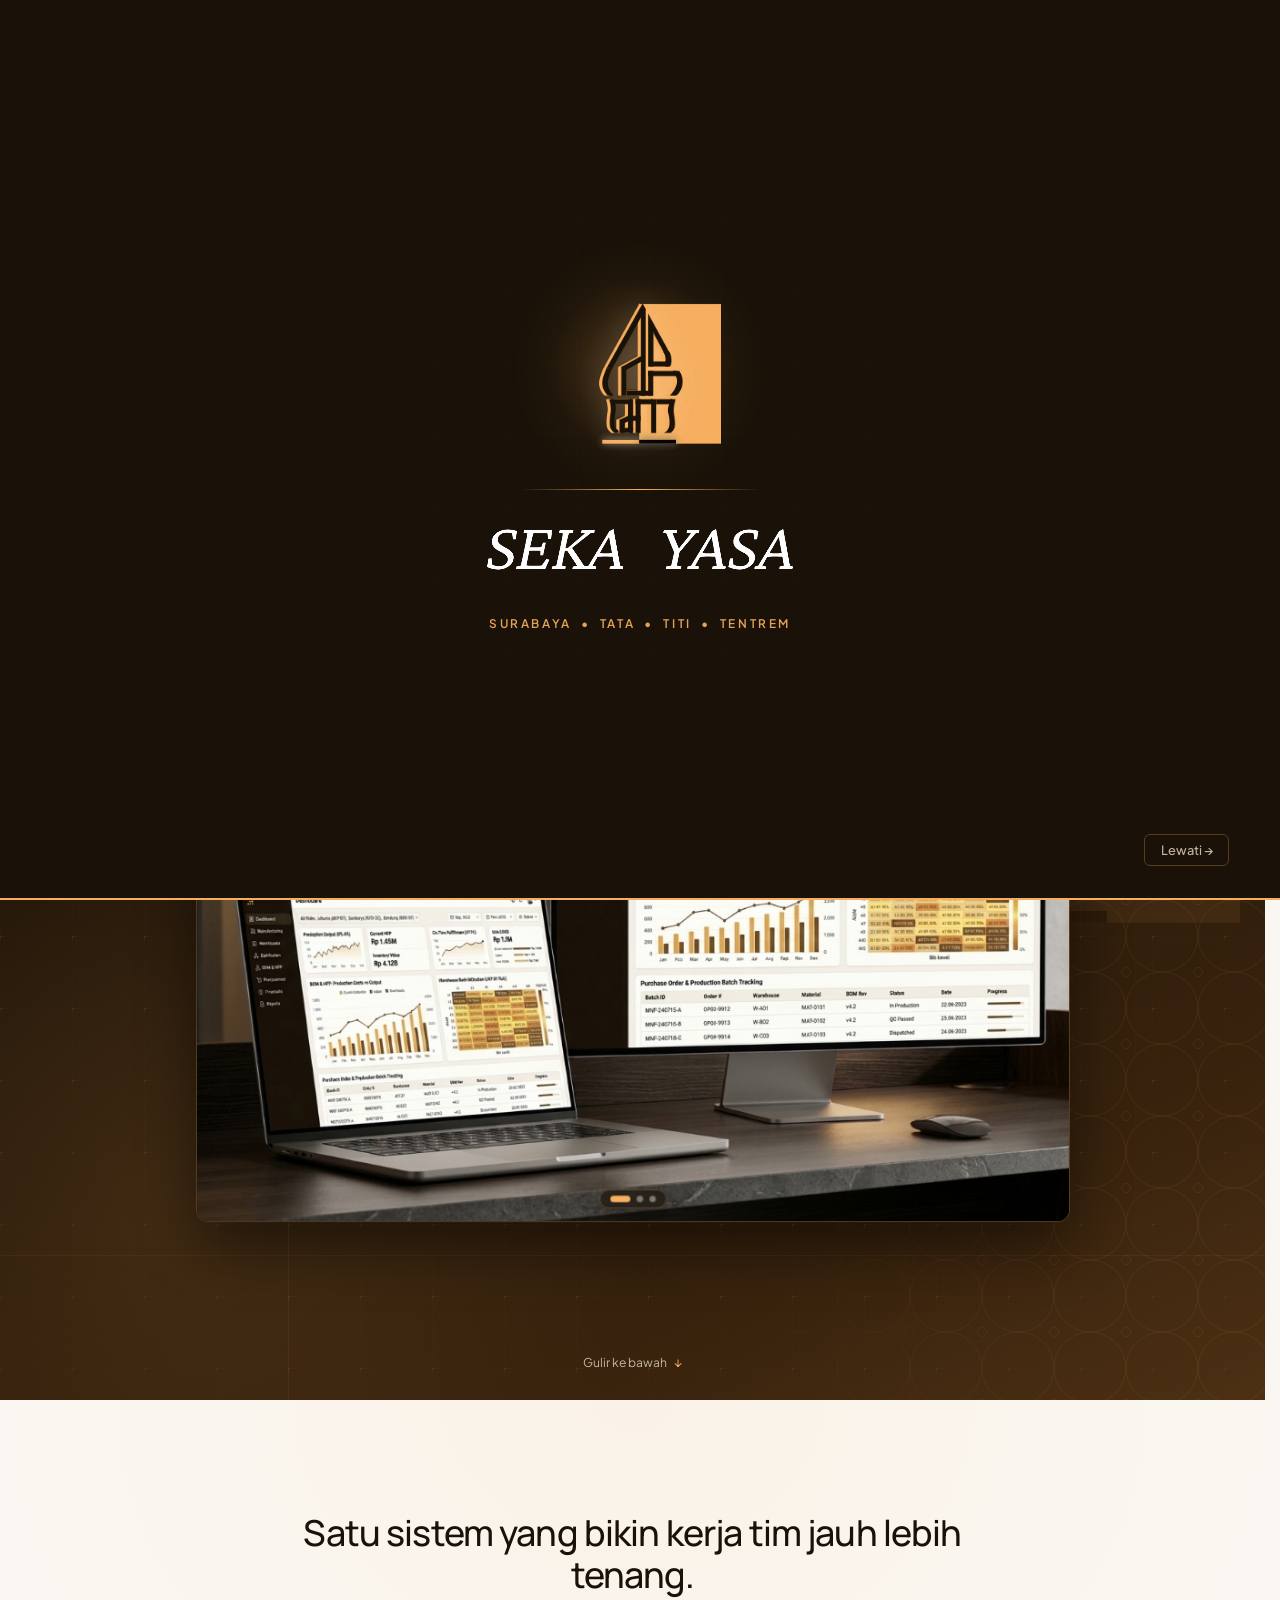
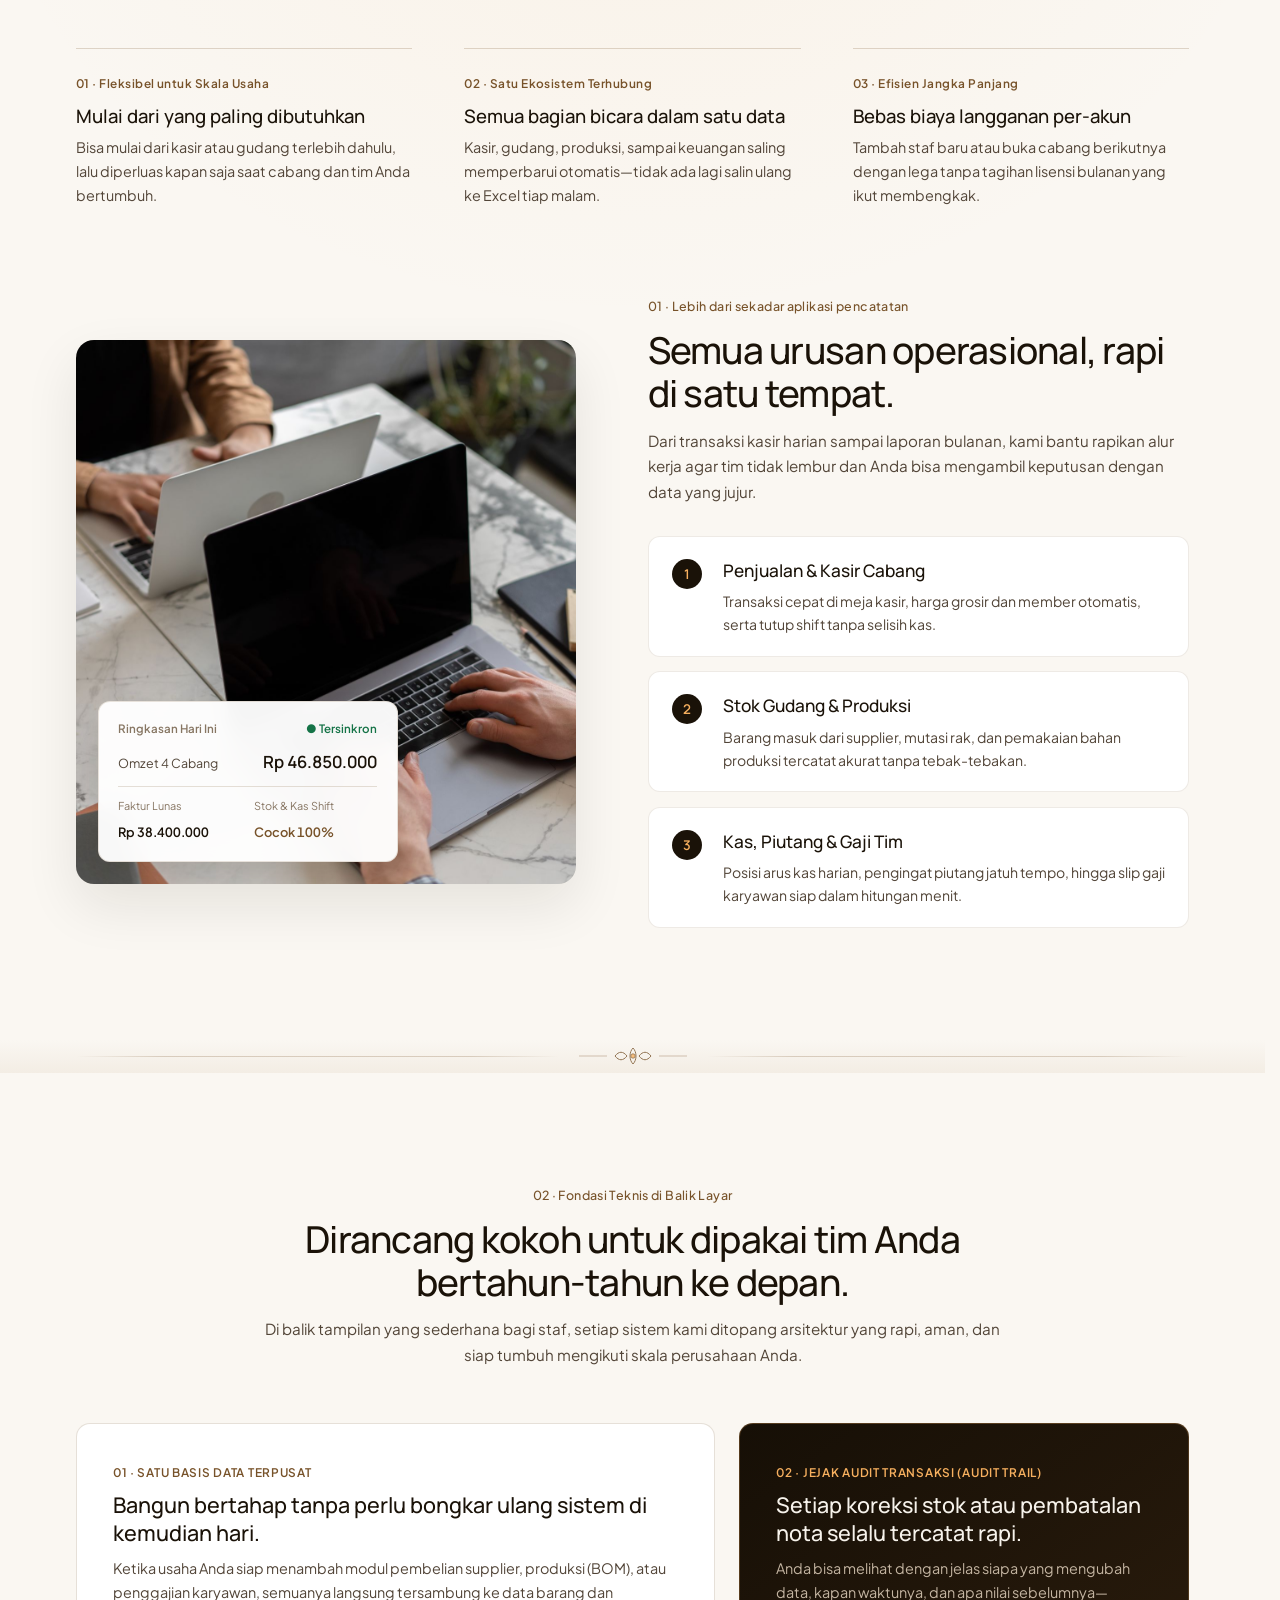
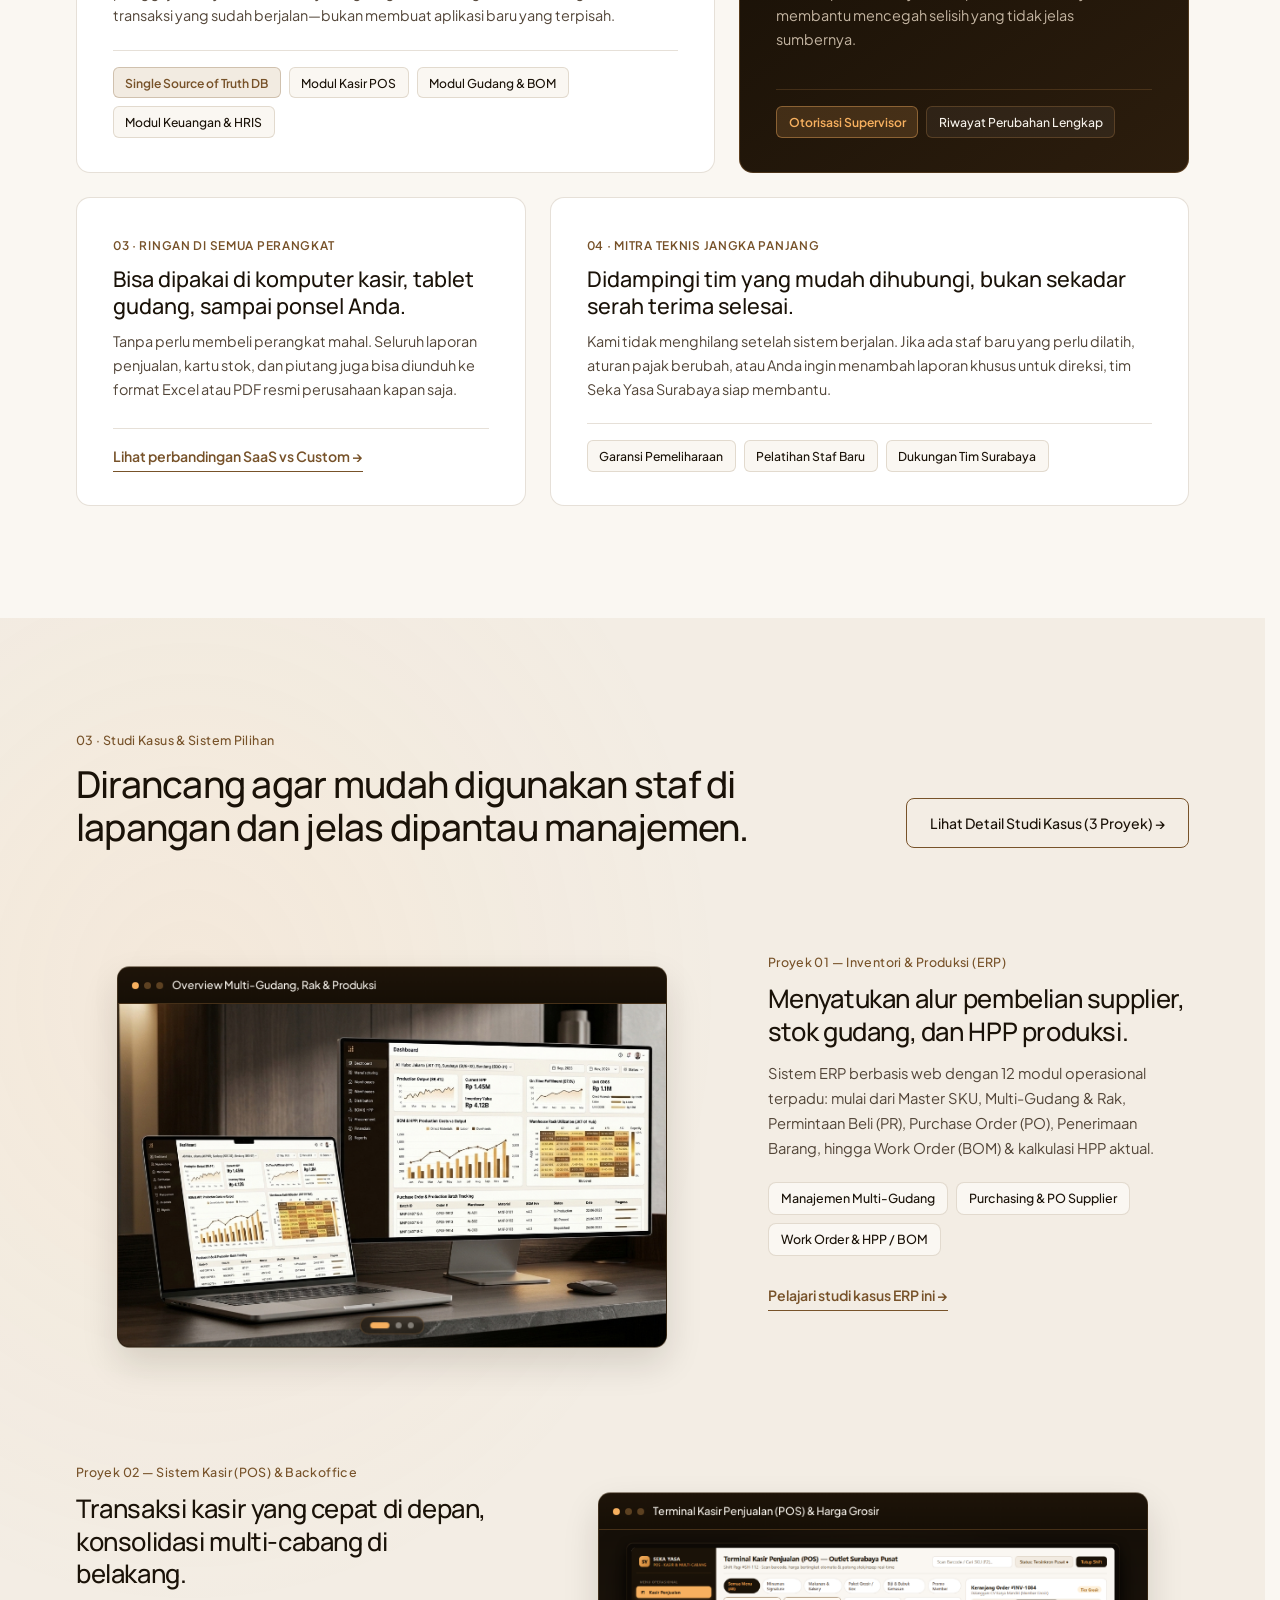
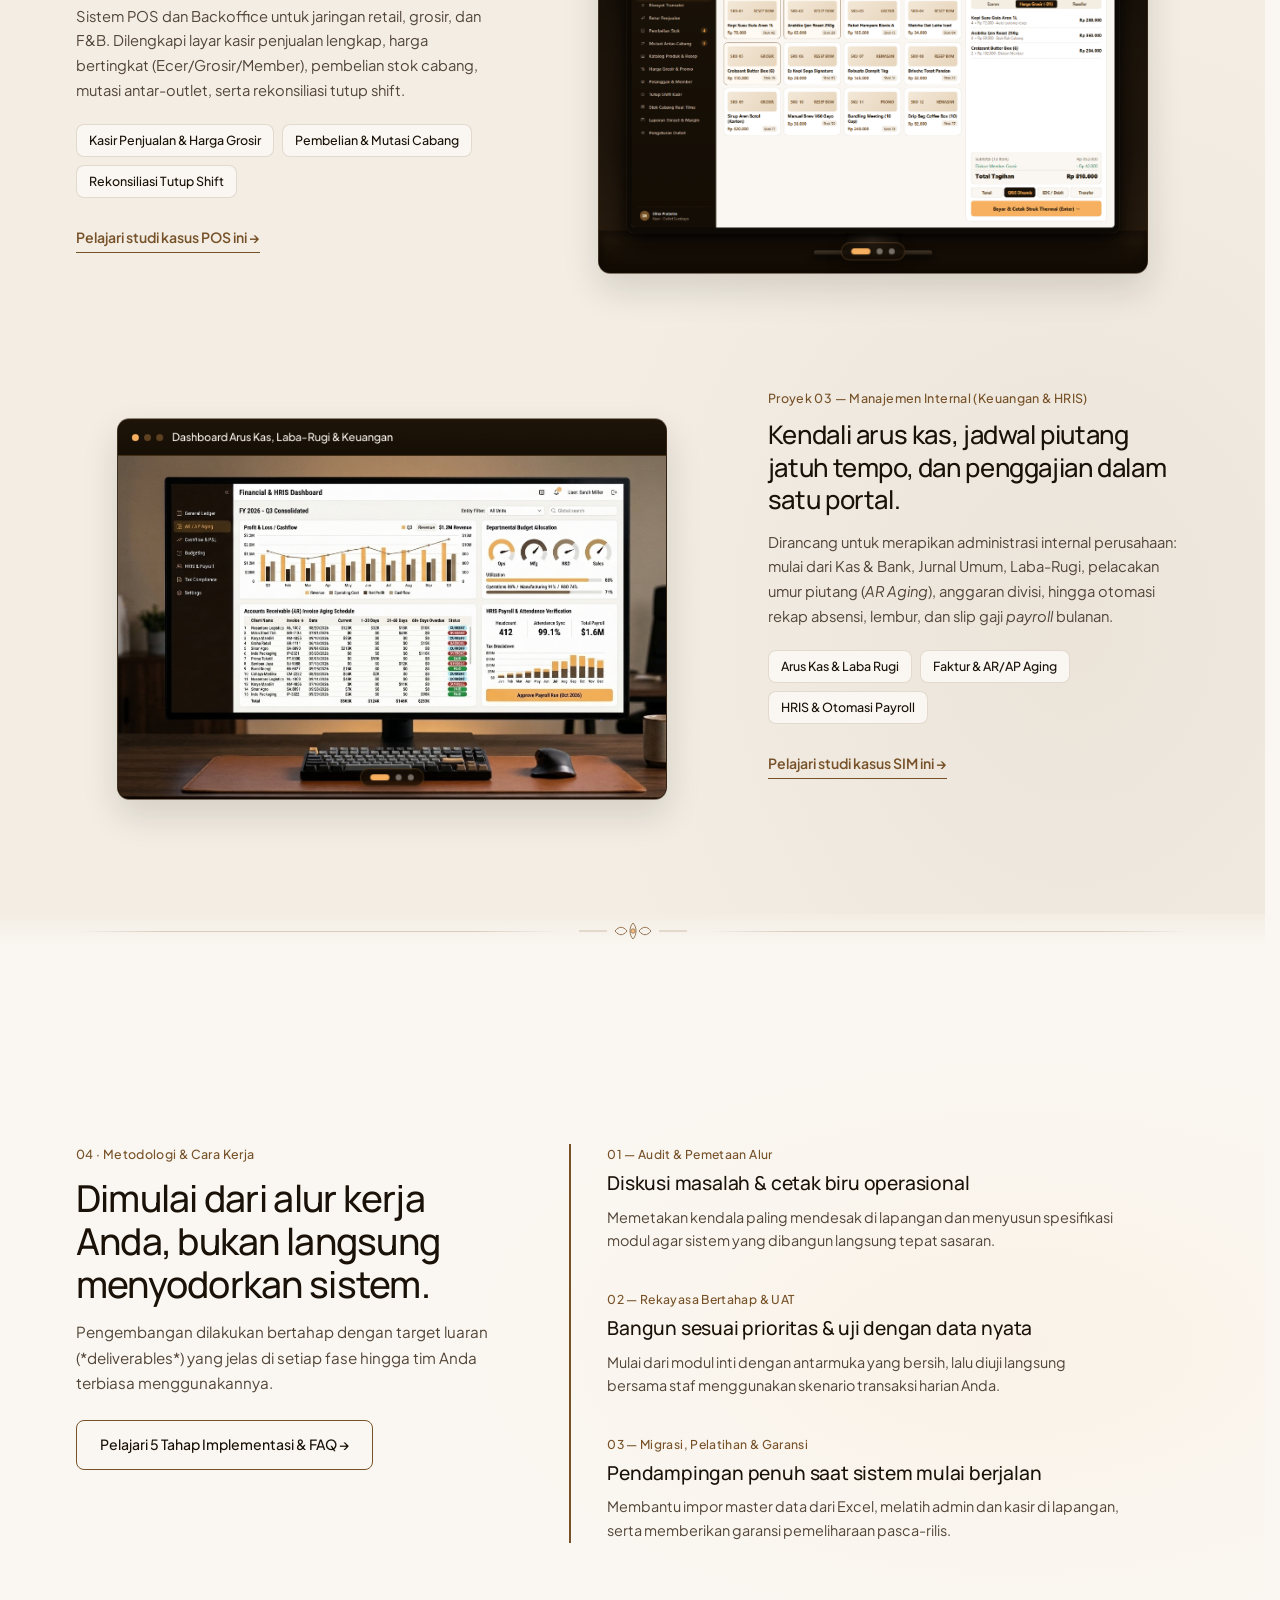
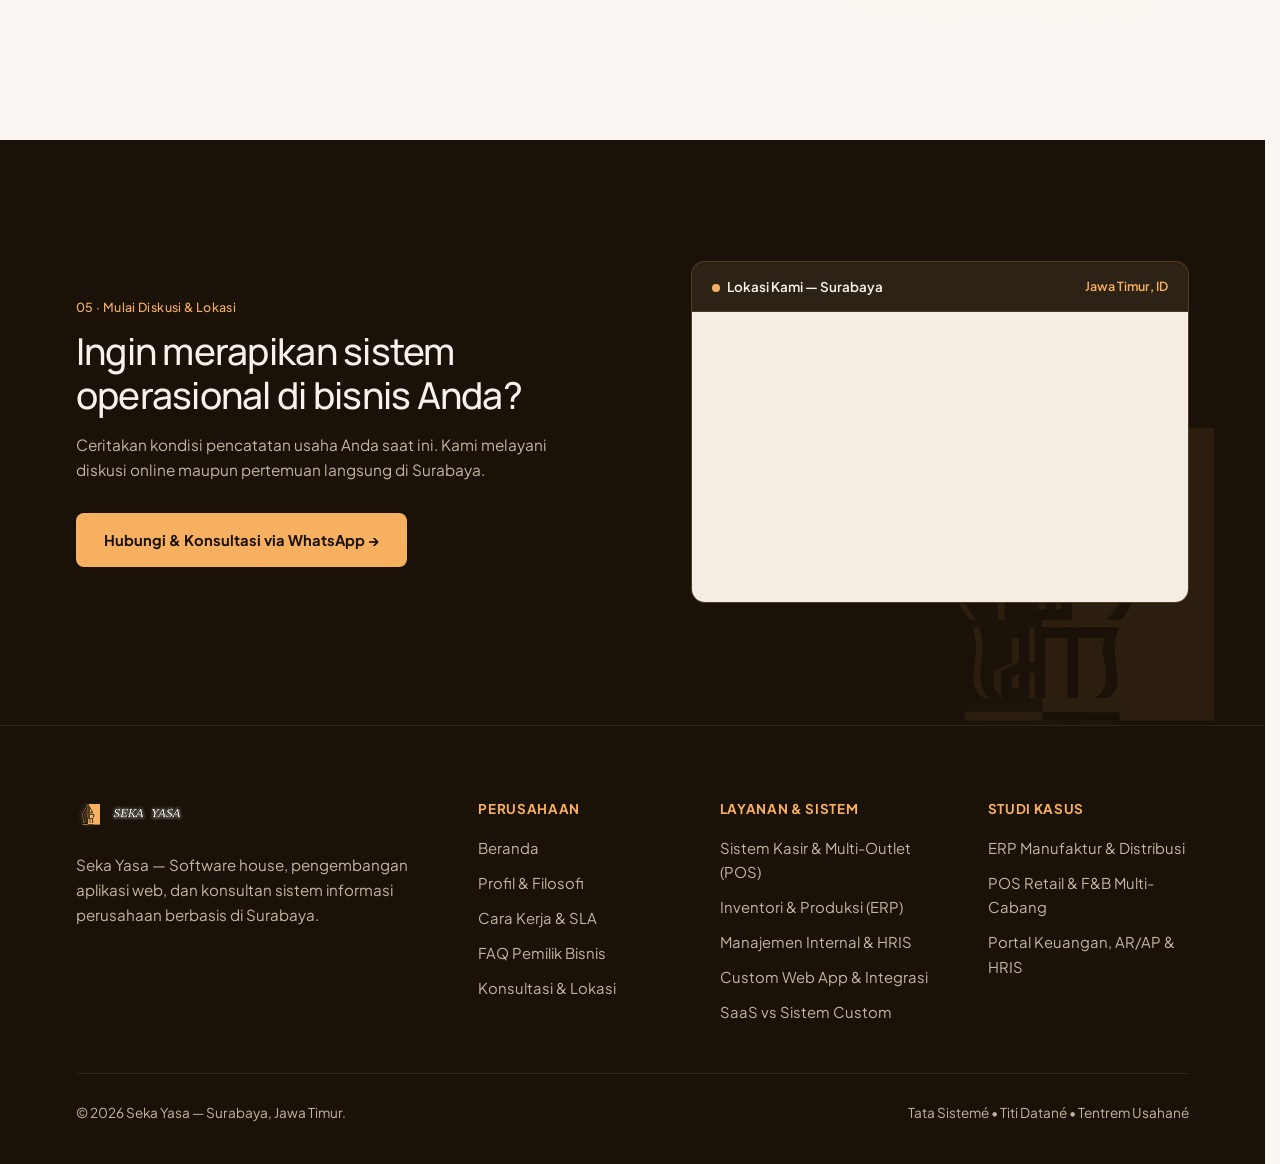
<file: index.html>
<!DOCTYPE html>
<html lang="id">
<head>
  <meta charset="UTF-8" />
  <meta name="viewport" content="width=device-width, initial-scale=1.0" />
  <title>Seka Yasa — Software House &amp; Konsultan Sistem Informasi (POS, ERP, HRIS) | Surabaya</title>
  <meta name="description" content="Seka Yasa adalah software house dan konsultan IT di Surabaya. Kami merancang dan membangun Sistem Kasir (POS) Multi-Cabang, ERP Gudang & Produksi, serta Sistem Informasi Manajemen Internal." />
  <link rel="icon" type="image/svg+xml" href="assets/logo-mark.svg" />
  <link rel="preconnect" href="https://fonts.googleapis.com" />
  <link rel="preconnect" href="https://fonts.gstatic.com" crossorigin />
  <link href="https://fonts.googleapis.com/css2?family=Manrope:wght@400;500;600&family=Plus+Jakarta+Sans:wght@400;500;600&display=swap" rel="stylesheet" />
  <link rel="stylesheet" href="styles.css?v=9" />
  <script>
    if (sessionStorage.getItem("seka_intro_seen") === "1") {
      document.documentElement.classList.add("intro-seen");
    }
  </script>
</head>
<body class="intro-active">
  <!-- OPENING INTRO / SPLASH ANIMATION (ANIMATED INLINE SVG SEKA YASA LOGO) -->
  <div class="seka-intro" id="seka-intro" aria-label="Animasi Pembuka Seka Yasa">
    <div class="intro-grid-bg" aria-hidden="true"></div>
    <div class="intro-stage">
      <div class="intro-mark-wrap">
        <div class="intro-glow" aria-hidden="true"></div>

        <!-- Inline SVG of Group 128.svg with intricate piece-by-piece architectural construction -->
        <svg class="intro-svg-mark" id="intro-svg-mark" width="160" height="208" viewBox="0 0 202 262" fill="none" xmlns="http://www.w3.org/2000/svg" role="img" aria-label="Lambang Gunungan Seka Yasa">
          <!-- 0. Fine Architectural Drafting Guides (Draw first, then gently dissolve) -->
          <g class="svg-draft-guides" aria-hidden="true">
            <line class="guide-stroke g-spine" x1="101" y1="234" x2="101" y2="34" />
            <line class="guide-stroke g-base" x1="34" y1="222" x2="168" y2="222" />
            <line class="guide-stroke g-mid" x1="42" y1="167" x2="160" y2="167" />
            <path class="guide-stroke g-apex" d="M46 167 L101 44 L156 167" />
            <rect class="guide-stroke g-frame" x="99" y="50" width="102" height="175" />
            <circle class="guide-node gn-1" cx="101" cy="44" r="2.2" />
            <circle class="guide-node gn-2" cx="46" cy="167" r="2" />
            <circle class="guide-node gn-3" cx="156" cy="167" r="2" />
          </g>

          <!-- 1. Golden Amber Vertical Slab (Unfolds horizontally from central spine) -->
          <rect class="svg-amber-slab" x="100" y="50.9355" width="102" height="174" fill="#F7B05F"/>

          <!-- 2. Foundation Base Bars -->
          <g class="svg-base-bar" filter="url(#intro_f0)">
            <rect x="54" y="219.936" width="93" height="5" fill="#F7B05F"/>
          </g>
          <g class="svg-base-bar svg-base-dark" filter="url(#intro_f1)">
            <rect x="100" y="219.936" width="46" height="5" fill="black"/>
          </g>

          <!-- 3. Golden Amber Gunungan & Aksara Layer (Assembles in 2 groups: lower aksara -> upper gunungan) -->
          <g class="svg-amber-aksara" filter="url(#intro_f2)">
            <!-- Lower Aksara Strokes -->
            <g class="svg-part-lower">
              <path d="M65.4123 211.639C61.3509 208.666 62.0087 208.476 60.7042 206.617C58.7133 203.374 58.7838 195.285 60.7042 183.705C60.8776 175.987 59.3776 173.422 58.5071 169.581H64.1568C65.8492 172.212 67.0499 174.457 66.6678 183.705C64.0069 198.793 64.8952 205.412 67.2955 206.617C69.4405 207.695 70.4102 208.56 70.748 211.639H65.4123Z" fill="#F7B05F"/>
              <rect x="82.0566" y="169.581" width="6.27737" height="38.291" fill="#F7B05F"/>
              <rect x="110.932" y="169.581" width="6.27737" height="42.0573" fill="#F7B05F"/>
              <path d="M135.418 211.639H126.315C131.358 209.995 136.279 205.306 132.279 187.158C130.879 182.236 133.134 175.925 135.103 169.581H141.381C140.599 172.653 139.292 178.3 139.184 179.939C139.013 182.946 138.971 184.297 139.184 187.158C141.694 202.414 141.588 206.133 135.418 211.639Z" fill="#F7B05F"/>
              <rect x="91.4687" y="169.581" width="6.27737" height="42.0573" fill="#F7B05F"/>
              <rect x="61.3359" y="169.581" width="21.3431" height="6.27721" fill="#F7B05F"/>
              <rect x="91.4668" y="169.581" width="21.3431" height="6.27721" fill="#F7B05F"/>
              <path d="M117.209 175.858V169.581H137.297V175.858H117.209Z" fill="#F7B05F"/>
              <rect x="72.0117" y="205.361" width="16.3212" height="6.27721" fill="#F7B05F"/>
              <rect x="82.0547" y="190.296" width="15.6934" height="6.27721" fill="#F7B05F"/>
              <rect width="6.27724" height="14.7522" transform="matrix(-0.429019 -0.903296 0.903304 -0.429001 74.1406 201.025)" fill="#F7B05F"/>
              <rect x="71.3789" y="195.317" width="6.27737" height="16.3207" fill="#F7B05F"/>
            </g>
            <!-- Upper Gunungan Roof & Spire -->
            <g class="svg-part-upper">
              <path d="M137.616 134.434L146.091 134.434C156.225 150.729 144.262 165.282 141.697 165.187L134.478 165.187C136.812 161.746 150.688 149.29 137.616 134.434Z" fill="#F7B05F"/>
              <path d="M113.744 128.779H107.174V74.1676L113.744 76.3646V128.779Z" fill="#F7B05F"/>
              <path d="M134.48 128.78C133.586 128.786 128.203 128.78 128.203 128.78V122.502C128.512 124.325 130.19 116.648 126.005 109.948H132.91L134.794 113.4C137.969 120.648 135.373 128.774 134.48 128.78Z" fill="#F7B05F"/>
              <path d="M107.165 74.4814L107.165 62.8686L110.789 69.6138L134.786 113.4L129.45 116.539L107.165 74.4814Z" fill="#F7B05F"/>
              <rect x="108.09" y="122.502" width="25.1095" height="6.27721" fill="#F7B05F"/>
              <rect width="6.27725" height="27.6674" transform="matrix(-0.485657 -0.87415 0.87416 -0.485638 76.9082 134.871)" fill="#F7B05F"/>
              <path d="M55.3864 130.662H62.6054C55.3326 146.598 54.2926 154.518 64.1748 165.187H56.9557C48.7766 156.393 47.255 148.743 55.3864 130.662Z" fill="#F7B05F"/>
              <path d="M100.266 50L104.032 57.2188L62.2875 131.29L55.3824 130.662L100.266 50Z" fill="#F7B05F"/>
              <path d="M104.031 165.187H98.0466V57.2186H104.031V165.187Z" fill="#F7B05F"/>
              <rect x="73.5664" y="129.406" width="6.27737" height="35.7801" fill="#F7B05F"/>
              <rect x="107.174" y="134.428" width="6.27737" height="30.7583" fill="#F7B05F"/>
              <rect x="79.8438" y="158.91" width="32.6423" height="6.27721" fill="#F7B05F"/>
              <rect x="107.172" y="134.428" width="35.781" height="6.27721" fill="#F7B05F"/>
            </g>
          </g>

          <!-- 4. Deep Espresso Foreground Layer (Snaps into 3D Dimensional Offset) -->
          <g class="svg-dark-foreground">
            <path d="M69.4143 211.573C65.3528 208.601 66.0106 208.411 64.7062 206.551C62.7153 203.309 62.7858 195.219 64.7062 183.64C64.8796 175.922 63.3795 173.357 62.5091 169.516H68.1588C69.8511 172.147 71.0518 174.392 70.6697 183.64C68.0088 198.727 68.8972 205.347 71.2974 206.551C73.4424 207.63 74.4121 208.494 74.75 211.573H69.4143Z" fill="#1A1208"/>
            <rect x="86.0566" y="169.516" width="6.27737" height="38.291" fill="#1A1208"/>
            <rect x="114.934" y="169.516" width="6.27737" height="42.0573" fill="#1A1208"/>
            <path d="M139.418 211.573H130.315C135.358 209.93 140.279 205.24 136.279 187.092C134.879 182.171 137.134 175.86 139.103 169.516H145.381C144.599 172.587 143.292 178.235 143.184 179.873C143.013 182.88 142.971 184.231 143.184 187.092C145.694 202.348 145.588 206.068 139.418 211.573Z" fill="#1A1208"/>
            <rect x="95.4687" y="169.516" width="6.27737" height="42.0573" fill="#1A1208"/>
            <rect x="65.3379" y="169.516" width="21.3431" height="6.27721" fill="#1A1208"/>
            <rect x="95.4668" y="169.516" width="21.3431" height="6.27721" fill="#1A1208"/>
            <path d="M121.211 175.793V169.516H141.299V175.793H121.211Z" fill="#1A1208"/>
            <rect x="76.0117" y="205.296" width="16.3212" height="6.27721" fill="#1A1208"/>
            <rect x="86.0547" y="190.231" width="15.6934" height="6.27721" fill="#1A1208"/>
            <rect width="6.27724" height="14.7522" transform="matrix(-0.429019 -0.903296 0.903304 -0.429001 78.1406 200.961)" fill="#1A1208"/>
            <rect x="75.3789" y="195.253" width="6.27737" height="16.3207" fill="#1A1208"/>
            <path d="M141.616 134.369L150.091 134.369C160.225 150.665 148.262 165.217 145.697 165.122L138.478 165.122C140.812 161.681 154.688 149.226 141.616 134.369Z" fill="#1A1208"/>
            <path d="M117.744 128.715H111.174V74.1031L117.744 76.3002V128.715Z" fill="#1A1208"/>
            <path d="M138.48 128.715C137.586 128.721 132.203 128.715 132.203 128.715V122.438C132.512 124.26 134.19 116.583 130.005 109.884H136.91L138.794 113.336C141.969 120.584 139.373 128.709 138.48 128.715Z" fill="#1A1208"/>
            <path d="M111.165 74.417L111.165 62.8041L114.789 69.5493L138.786 113.336L133.45 116.474L111.165 74.417Z" fill="#1A1208"/>
            <rect x="112.09" y="122.438" width="25.1095" height="6.27721" fill="#1A1208"/>
            <rect width="6.27725" height="27.6674" transform="matrix(-0.485657 -0.87415 0.87416 -0.485638 80.9082 134.807)" fill="#1A1208"/>
            <path d="M59.3864 130.598H66.6054C59.3326 146.533 58.2926 154.453 68.1748 165.122H60.9557C52.7766 156.329 51.255 148.678 59.3864 130.598Z" fill="#1A1208"/>
            <path d="M104.266 49.9355L108.032 57.1543L66.2875 131.225L59.3824 130.598L104.266 49.9355Z" fill="#1A1208"/>
            <path d="M108.031 165.122H102.047V57.1541H108.031V165.122Z" fill="#1A1208"/>
            <rect x="77.5664" y="129.342" width="6.27737" height="35.7801" fill="#1A1208"/>
            <rect x="111.174" y="134.364" width="6.27737" height="30.7583" fill="#1A1208"/>
            <rect x="83.8438" y="158.846" width="32.6423" height="6.27721" fill="#1A1208"/>
            <rect x="111.172" y="134.363" width="35.781" height="6.27721" fill="#1A1208"/>
          </g>

          <defs>
            <filter id="intro_f0" x="44" y="209.936" width="113" height="25" filterUnits="userSpaceOnUse" color-interpolation-filters="sRGB">
              <feFlood flood-opacity="0" result="BackgroundImageFix"/>
              <feColorMatrix in="SourceAlpha" type="matrix" values="0 0 0 0 0 0 0 0 0 0 0 0 0 0 0 0 0 0 127 0" result="hardAlpha"/>
              <feOffset/>
              <feGaussianBlur stdDeviation="5"/>
              <feComposite in2="hardAlpha" operator="out"/>
              <feColorMatrix type="matrix" values="0 0 0 0 1 0 0 0 0 1 0 0 0 0 1 0 0 0 0.45 0"/>
              <feBlend mode="normal" in2="BackgroundImageFix" result="effect1"/>
              <feBlend mode="normal" in="SourceGraphic" in2="effect1" result="shape"/>
            </filter>
            <filter id="intro_f1" x="90" y="209.936" width="66" height="25" filterUnits="userSpaceOnUse" color-interpolation-filters="sRGB">
              <feFlood flood-opacity="0" result="BackgroundImageFix"/>
              <feColorMatrix in="SourceAlpha" type="matrix" values="0 0 0 0 0 0 0 0 0 0 0 0 0 0 0 0 0 0 127 0" result="hardAlpha"/>
              <feOffset/>
              <feGaussianBlur stdDeviation="5"/>
              <feComposite in2="hardAlpha" operator="out"/>
              <feColorMatrix type="matrix" values="0 0 0 0 0 0 0 0 0 0 0 0 0 0 0 0 0 0 0.5 0"/>
              <feBlend mode="normal" in2="BackgroundImageFix" result="effect1"/>
              <feBlend mode="normal" in="SourceGraphic" in2="effect1" result="shape"/>
            </filter>
            <filter id="intro_f2" x="0" y="0" width="200.102" height="261.639" filterUnits="userSpaceOnUse" color-interpolation-filters="sRGB">
              <feFlood flood-opacity="0" result="BackgroundImageFix"/>
              <feColorMatrix in="SourceAlpha" type="matrix" values="0 0 0 0 0 0 0 0 0 0 0 0 0 0 0 0 0 0 127 0" result="hardAlpha"/>
              <feOffset/>
              <feGaussianBlur stdDeviation="18"/>
              <feComposite in2="hardAlpha" operator="out"/>
              <feColorMatrix type="matrix" values="0 0 0 0 1 0 0 0 0 1 0 0 0 0 1 0 0 0 0.18 0"/>
              <feBlend mode="normal" in2="BackgroundImageFix" result="effect1"/>
              <feBlend mode="normal" in="SourceGraphic" in2="effect1" result="shape"/>
            </filter>
          </defs>
        </svg>
      </div>

      <div class="intro-rule" aria-hidden="true"></div>

      <!-- Inline Calligraphic SVG of SEKA YASA.svg with stroke-draw -> solid fill animation -->
      <div class="intro-text-mask">
        <svg class="intro-svg-wordmark" viewBox="0 0 1004 220" fill="none" xmlns="http://www.w3.org/2000/svg" role="img" aria-label="SEKA YASA">
          <path id="seka-wordmark-path" class="svg-wordmark-path" d="M82.8125 169.922C77.2135 169.922 71.4193 169.206 65.4297 167.773C59.5703 166.341 54.4271 164.518 50 162.305L54.6875 137.305L63.6719 136.914L64.6484 154.492C67.3828 156.185 70.5078 157.552 74.0234 158.594C77.5391 159.635 81.25 160.156 85.1562 160.156C89.974 160.156 94.3359 159.375 98.2422 157.812C102.148 156.25 105.273 153.971 107.617 150.977C110.091 147.852 111.328 144.076 111.328 139.648C111.328 135.742 110.221 132.487 108.008 129.883C105.794 127.148 102.865 124.74 99.2188 122.656C95.7031 120.573 91.9922 118.555 88.0859 116.602C84.1797 114.518 80.4036 112.24 76.7578 109.766C73.2422 107.161 70.3776 104.102 68.1641 100.586C65.9505 97.0703 64.8438 92.7083 64.8438 87.5C64.8438 81.6406 66.1458 76.4974 68.75 72.0703C71.4844 67.6432 75.0651 63.9323 79.4922 60.9375C84.0495 57.8125 89.1276 55.4688 94.7266 53.9062C100.326 52.3438 106.055 51.5625 111.914 51.5625C115.56 51.5625 118.945 51.7578 122.07 52.1484C125.326 52.5391 128.385 53.125 131.25 53.9062C134.115 54.5573 136.654 55.4036 138.867 56.4453L134.766 80.6641L126.562 81.0547L124.609 63.8672C120.964 61.7839 115.885 60.7422 109.375 60.7422C101.953 60.7422 95.5729 62.5651 90.2344 66.2109C84.8958 69.8568 82.2266 75.1302 82.2266 82.0312C82.2266 85.8073 83.3333 89.0625 85.5469 91.7969C87.8906 94.401 90.8203 96.8099 94.3359 99.0234C97.8516 101.237 101.562 103.385 105.469 105.469C109.505 107.552 113.281 109.896 116.797 112.5C120.312 114.974 123.177 117.969 125.391 121.484C127.734 124.87 128.906 129.036 128.906 133.984C128.906 141.146 126.628 147.461 122.07 152.93C117.643 158.268 111.914 162.435 104.883 165.43C97.8516 168.424 90.4948 169.922 82.8125 169.922ZM221.781 169.141C218.526 168.88 215.336 168.62 212.211 168.359C209.086 168.229 206.286 168.164 203.812 168.164H136.039L137.016 160.938L149.516 158.203C149.906 156.901 150.362 155.143 150.883 152.93C151.534 150.716 152.25 147.786 153.031 144.141C153.943 140.365 154.984 135.612 156.156 129.883L163.969 92.7734C165.792 83.9193 167.094 77.2786 167.875 72.8516C168.786 68.2943 169.307 65.1693 169.438 63.4766L158.109 60.7422L160.062 53.5156H222.758C224.581 53.5156 226.534 53.5156 228.617 53.5156C230.831 53.3854 233.044 53.2552 235.258 53.125C237.602 52.9948 239.88 52.8646 242.094 52.7344L239.945 78.7109L230.961 79.6875L228.422 63.2812C227.51 63.151 226.404 63.0859 225.102 63.0859C223.93 62.9557 222.628 62.8906 221.195 62.8906H198.734C196.26 62.8906 194.112 62.9557 192.289 63.0859C190.466 63.0859 188.643 63.2161 186.82 63.4766C186.69 63.8672 186.365 65.1693 185.844 67.3828C185.323 69.5964 184.672 72.2656 183.891 75.3906C183.24 78.5156 182.523 81.6406 181.742 84.7656C181.091 87.8906 180.505 90.625 179.984 92.9688L172.172 129.688C171.651 132.292 171 135.612 170.219 139.648C169.438 143.555 168.721 147.266 168.07 150.781C167.419 154.167 167.029 156.445 166.898 157.617C168.721 157.878 170.544 158.073 172.367 158.203C174.32 158.333 176.534 158.398 179.008 158.398H198.344C202.51 158.398 205.57 158.333 207.523 158.203C209.607 158.073 211.169 157.878 212.211 157.617L225.297 138.867L234.477 140.625L221.781 169.141ZM207.523 128.125L208.109 114.844C207.328 114.583 206.221 114.388 204.789 114.258C203.357 114.128 201.534 114.062 199.32 114.062H184.672C182.979 114.062 181.091 114.128 179.008 114.258C176.924 114.258 174.776 114.323 172.562 114.453L174.906 104.102C176.99 104.232 179.008 104.297 180.961 104.297C182.914 104.297 184.737 104.297 186.43 104.297H201.078C203.292 104.297 205.115 104.232 206.547 104.102C208.109 103.971 209.346 103.841 210.258 103.711L215.531 90.2344H223.93L215.922 128.125H207.523ZM302.156 168.164L303.328 160.938L315.828 158.984C315.177 157.552 314.331 156.055 313.289 154.492C312.378 152.799 311.271 150.977 309.969 149.023L287.117 114.844H278.133L279.695 107.812L290.047 105.078L338.875 63.4766L327.547 60.7422L329.695 53.5156H368.172L367.195 61.1328L355.672 63.0859L298.836 108.008V102.148L326.961 143.555C328.523 145.898 329.891 148.047 331.062 150C332.365 151.953 333.471 153.646 334.383 155.078C335.424 156.38 336.336 157.487 337.117 158.398L346.492 160.742L344.734 168.164H302.156ZM240.828 168.164L242 160.938L254.5 158.203C254.891 156.901 255.346 155.143 255.867 152.93C256.388 150.716 257.039 147.786 257.82 144.141C258.732 140.365 259.773 135.612 260.945 129.883L268.758 92.7734C270.581 83.9193 271.883 77.2786 272.664 72.8516C273.445 68.2943 273.901 65.1693 274.031 63.4766L262.703 60.7422L264.852 53.5156H305.477L304.5 60.7422L292 63.4766C291.479 65.1693 290.568 68.3594 289.266 73.0469C288.094 77.6042 286.596 84.1797 284.773 92.7734L276.961 129.883C275.659 136.133 274.682 141.146 274.031 144.922C273.38 148.568 272.859 151.432 272.469 153.516C272.208 155.469 272.013 157.031 271.883 158.203L283.211 160.938L281.258 168.164H240.828ZM338.195 168.164L339.367 160.938L349.719 158.203L411.242 56.6406L423.742 50L443.469 158.203L452.648 160.938L450.695 168.164H411.828L413 160.938L425.5 158.203L420.422 129.102L419.445 123.047L409.875 69.7266L414.367 66.9922L382.141 123.047L378.625 128.906L362.023 158.203L373.352 160.938L371.594 168.164H338.195ZM373.156 132.031L375.109 121.68C377.583 121.81 381.034 121.94 385.461 122.07C389.888 122.201 395.161 122.266 401.281 122.266C407.401 122.266 412.674 122.201 417.102 122.07C421.529 121.94 424.914 121.81 427.258 121.68L425.109 131.836C420.552 131.836 416.06 131.771 411.633 131.641C407.336 131.51 403.234 131.445 399.328 131.445C395.422 131.445 391.32 131.51 387.023 131.641C382.727 131.771 378.104 131.901 373.156 132.031ZM665.945 63.4766L613.016 125.391L620.242 112.109L616.531 129.883C615.62 134.049 614.839 137.76 614.188 141.016C613.536 144.141 613.016 146.81 612.625 149.023C612.365 151.237 612.104 153.125 611.844 154.688C611.714 156.12 611.583 157.292 611.453 158.203L624.539 160.742L622.586 168.164H578.445L579.617 160.742L593.875 158.203C594.135 157.161 594.461 155.924 594.852 154.492C595.242 153.06 595.633 151.302 596.023 149.219C596.544 147.005 597.13 144.336 597.781 141.211C598.562 137.956 599.409 134.18 600.32 129.883L604.227 112.109L605.398 125.391L579.812 63.4766L570.438 60.7422L572.586 53.5156H612.234L611.062 60.7422L598.367 63.4766L617.508 109.766H614.969L652.469 63.4766L639.383 60.7422L641.336 53.5156H677.469L676.492 60.7422L665.945 63.4766ZM641.242 168.164L642.414 160.938L652.766 158.203L714.289 56.6406L726.789 50L746.516 158.203L755.695 160.938L753.742 168.164H714.875L716.047 160.938L728.547 158.203L723.469 129.102L722.492 123.047L712.922 69.7266L717.414 66.9922L685.188 123.047L681.672 128.906L665.07 158.203L676.398 160.938L674.641 168.164H641.242ZM676.203 132.031L678.156 121.68C680.63 121.81 684.081 121.94 688.508 122.07C692.935 122.201 698.208 122.266 704.328 122.266C710.448 122.266 715.721 122.201 720.148 122.07C724.576 121.94 727.961 121.81 730.305 121.68L728.156 131.836C723.599 131.836 719.107 131.771 714.68 131.641C710.383 131.51 706.281 131.445 702.375 131.445C698.469 131.445 694.367 131.51 690.07 131.641C685.773 131.771 681.151 131.901 676.203 132.031ZM795.641 169.922C790.042 169.922 784.247 169.206 778.258 167.773C772.398 166.341 767.255 164.518 762.828 162.305L767.516 137.305L776.5 136.914L777.477 154.492C780.211 156.185 783.336 157.552 786.852 158.594C790.367 159.635 794.078 160.156 797.984 160.156C802.802 160.156 807.164 159.375 811.07 157.812C814.977 156.25 818.102 153.971 820.445 150.977C822.919 147.852 824.156 144.076 824.156 139.648C824.156 135.742 823.049 132.487 820.836 129.883C818.622 127.148 815.693 124.74 812.047 122.656C808.531 120.573 804.82 118.555 800.914 116.602C797.008 114.518 793.232 112.24 789.586 109.766C786.07 107.161 783.206 104.102 780.992 100.586C778.779 97.0703 777.672 92.7083 777.672 87.5C777.672 81.6406 778.974 76.4974 781.578 72.0703C784.312 67.6432 787.893 63.9323 792.32 60.9375C796.878 57.8125 801.956 55.4688 807.555 53.9062C813.154 52.3438 818.883 51.5625 824.742 51.5625C828.388 51.5625 831.773 51.7578 834.898 52.1484C838.154 52.5391 841.214 53.125 844.078 53.9062C846.943 54.5573 849.482 55.4036 851.695 56.4453L847.594 80.6641L839.391 81.0547L837.438 63.8672C833.792 61.7839 828.714 60.7422 822.203 60.7422C814.781 60.7422 808.401 62.5651 803.062 66.2109C797.724 69.8568 795.055 75.1302 795.055 82.0312C795.055 85.8073 796.161 89.0625 798.375 91.7969C800.719 94.401 803.648 96.8099 807.164 99.0234C810.68 101.237 814.391 103.385 818.297 105.469C822.333 107.552 826.109 109.896 829.625 112.5C833.141 114.974 836.005 117.969 838.219 121.484C840.562 124.87 841.734 129.036 841.734 133.984C841.734 141.146 839.456 147.461 834.898 152.93C830.471 158.268 824.742 162.435 817.711 165.43C810.68 168.424 803.323 169.922 795.641 169.922ZM839.492 168.164L840.664 160.938L851.016 158.203L912.539 56.6406L925.039 50L944.766 158.203L953.945 160.938L951.992 168.164H913.125L914.297 160.938L926.797 158.203L921.719 129.102L920.742 123.047L911.172 69.7266L915.664 66.9922L883.438 123.047L879.922 128.906L863.32 158.203L874.648 160.938L872.891 168.164H839.492ZM874.453 132.031L876.406 121.68C878.88 121.81 882.331 121.94 886.758 122.07C891.185 122.201 896.458 122.266 902.578 122.266C908.698 122.266 913.971 122.201 918.398 122.07C922.826 121.94 926.211 121.81 928.555 121.68L926.406 131.836C921.849 131.836 917.357 131.771 912.93 131.641C908.633 131.51 904.531 131.445 900.625 131.445C896.719 131.445 892.617 131.51 888.32 131.641C884.023 131.771 879.401 131.901 874.453 132.031Z" />
        </svg>
      </div>

      <div class="intro-tagline-mask">
        <span class="intro-tagline">SURABAYA &nbsp;•&nbsp; TATA &nbsp;•&nbsp; TITI &nbsp;•&nbsp; TENTREM</span>
      </div>
    </div>
    <button type="button" class="intro-skip" id="intro-skip">Lewati →</button>
  </div>

  <!-- SHARED NAVBAR (RENDERED AUTOMATICALLY BY app.js) -->
  <div id="seka-navbar"></div>

  <main>
    <!-- ==================================================================
         BAGIAN 1 / 6: FULL-SCREEN HERO + INTERACTIVE SYSTEM PREVIEW SWITCHER
         ================================================================== -->
    <section class="full-stage hero-stage" id="hero-stage">
      <!-- Background Layers: Blueprint Grid, Drifting Kawung, Signal Pulses & Interactive Light -->
      <div class="hero-blueprint-grid" aria-hidden="true"></div>
      <div class="hero-kawung-layer" aria-hidden="true"></div>
      <div class="hero-cursor-glow" id="hero-cursor-glow" aria-hidden="true"></div>
      <div class="hero-signal-tracks" aria-hidden="true">
        <span class="signal-line line-h1"><i></i></span>
        <span class="signal-line line-h2"><i></i></span>
        <span class="signal-line line-v1"><i></i></span>
      </div>
      <img src="assets/logo-mark.svg" alt="" class="hero-gunungan-bg" aria-hidden="true" />

      <div class="container hero-centered">
        <div class="hero-copy reveal-on-scroll is-visible">
          <span class="hero-location">Seka Yasa · Surabaya</span>

          <h1 class="hero-headline">
            Software House &amp; Konsultan IT
            <span class="hero-headline-accent">untuk Tata Kelola Bisnis Modern.</span>
          </h1>

          <p class="hero-lead">
            Seka Yasa membantu UMKM dan perusahaan merapikan pencatatan harian serta mempercepat pengambilan keputusan melalui Sistem Kasir (POS), ERP Gudang &amp; Produksi, dan Manajemen Internal.
          </p>

          <div class="hero-cta-row">
            <a href="services.html" class="btn btn-amber btn-lg">Jelajahi Layanan &amp; Solusi</a>
            <a href="projects.html" class="btn btn-ghost-light btn-lg">Lihat Studi Kasus</a>
          </div>
        </div>

        <div class="hero-visual-center reveal-on-scroll delay-1 is-visible" id="hero-visual-center">
          <!-- Interactive System Preview Switcher Tabs (3 Bagian Utama) -->
          <div class="hero-preview-tabs" role="tablist" aria-label="Pilih Pratinjau Sistem Seka Yasa">
            <button type="button" class="hero-tab-btn active" data-hero-sys="erp" role="tab" aria-selected="true">
              <span class="tab-dot"></span>
              <span>ERP Gudang &amp; Produksi</span>
            </button>
            <button type="button" class="hero-tab-btn" data-hero-sys="pos" role="tab" aria-selected="false">
              <span class="tab-dot"></span>
              <span>Sistem Kasir (POS) Multi-Cabang</span>
            </button>
            <button type="button" class="hero-tab-btn" data-hero-sys="sim" role="tab" aria-selected="false">
              <span class="tab-dot"></span>
              <span>Manajemen Internal (Keuangan &amp; HRIS)</span>
            </button>
          </div>

          <div class="hero-image-box hero-scroll-zoom" id="hero-image-box">
            <div class="hero-frame-bar">
              <div class="showcase-bar-meta">
                <div class="hero-frame-dots" aria-hidden="true">
                  <span></span><span></span><span></span>
                </div>
                <span class="hero-frame-title" id="hero-frame-title">Overview Multi-Gudang, Rak &amp; Produksi (ERP)</span>
              </div>
              <span class="hero-frame-meta" id="hero-frame-meta">Multi-Warehouse · PO &amp; BOM</span>
            </div>
            <div class="hero-stage-main auto-carousel-viewport">
              <div class="auto-carousel-track" id="hero-carousel-track">
                <div class="auto-carousel-slide"><img src="assets/erp-complex-v2.jpg" alt="Overview Multi-Gudang, Rak & Produksi (ERP)" /></div>
                <div class="auto-carousel-slide"><img src="assets/erp-purchasing-po.png" alt="Purchasing, Purchase Order (PO) & Penerimaan Barang" /></div>
                <div class="auto-carousel-slide"><img src="assets/erp-bom-hpp.png" alt="Work Order Produksi, Resep (BOM) & Kalkulasi HPP" /></div>
              </div>
              <div class="carousel-dots" id="hero-carousel-dots" role="tablist" aria-label="Navigasi layar Hero">
                <button type="button" class="carousel-dot active" data-dot="0" aria-label="Layar 1"></button>
                <button type="button" class="carousel-dot" data-dot="1" aria-label="Layar 2"></button>
                <button type="button" class="carousel-dot" data-dot="2" aria-label="Layar 3"></button>
              </div>
            </div>
          </div>
        </div>
      </div>

      <a href="#masalah-operasional" class="scroll-indicator scroll-indicator-center">
        <span>Gulir ke bawah</span>
        <span class="scroll-arrow-down">↓</span>
      </a>
    </section>

    <!-- ==================================================================
         BAGIAN 2 / 6: KEUNGGULAN BERSAMA SEKA YASA (TERBUKA + FOTO MANUSIA)
         ================================================================== -->
    <section class="full-stage stage-problems" id="masalah-operasional">
      <div class="container">
        <!-- Bagian Atas: 3 Poin Terbuka Tanpa Border/Kotak -->
        <div class="human-open-top reveal-on-scroll">
          <h2 class="human-open-title">Satu sistem yang bikin kerja tim jauh lebih tenang.</h2>
          <div class="human-open-cols">
            <div class="human-open-col">
              <span class="human-open-kicker">01 · Fleksibel untuk Skala Usaha</span>
              <h3>Mulai dari yang paling dibutuhkan</h3>
              <p>Bisa mulai dari kasir atau gudang terlebih dahulu, lalu diperluas kapan saja saat cabang dan tim Anda bertumbuh.</p>
            </div>
            <div class="human-open-col">
              <span class="human-open-kicker">02 · Satu Ekosistem Terhubung</span>
              <h3>Semua bagian bicara dalam satu data</h3>
              <p>Kasir, gudang, produksi, sampai keuangan saling memperbarui otomatis—tidak ada lagi salin ulang ke Excel tiap malam.</p>
            </div>
            <div class="human-open-col">
              <span class="human-open-kicker">03 · Efisien Jangka Panjang</span>
              <h3>Bebas biaya langganan per-akun</h3>
              <p>Tambah staf baru atau buka cabang berikutnya dengan lega tanpa tagihan lisensi bulanan yang ikut membengkak.</p>
            </div>
          </div>
        </div>

        <!-- Bagian Bawah: Foto Manusia Hangat (Kiri) + 3 Poin Bernomor Bersih (Kanan) -->
        <div class="human-split-feature reveal-on-scroll">
          <div class="human-photo-wrap">
            <img src="assets/human-workspace.jpg" alt="Suasana tim dan pemilik usaha memantau operasional dengan tenang" class="human-photo-img" />
            <!-- 1 Kartu Ringkas Tenang di Sudut Foto -->
            <div class="human-photo-card">
              <div class="hpc-head">
                <span>Ringkasan Hari Ini</span>
                <span class="hpc-status">● Tersinkron</span>
              </div>
              <div class="hpc-main-row">
                <span class="hpc-label">Omzet 4 Cabang</span>
                <strong class="hpc-val">Rp 46.850.000</strong>
              </div>
              <div class="hpc-sub-grid">
                <div>
                  <small>Faktur Lunas</small>
                  <span>Rp 38.400.000</span>
                </div>
                <div>
                  <small>Stok &amp; Kas Shift</small>
                  <span class="hpc-ok">Cocok 100%</span>
                </div>
              </div>
            </div>
          </div>

          <div class="human-feature-copy">
            <span class="section-index">01 · Lebih dari sekadar aplikasi pencatatan</span>
            <h2 class="split-title">Semua urusan operasional, rapi di satu tempat.</h2>
            <p class="split-desc">
              Dari transaksi kasir harian sampai laporan bulanan, kami bantu rapikan alur kerja agar tim tidak lembur dan Anda bisa mengambil keputusan dengan data yang jujur.
            </p>

            <div class="human-numbered-list">
              <div class="human-num-row">
                <span class="human-num-circle">1</span>
                <div>
                  <h3>Penjualan &amp; Kasir Cabang</h3>
                  <p>Transaksi cepat di meja kasir, harga grosir dan member otomatis, serta tutup shift tanpa selisih kas.</p>
                </div>
              </div>

              <div class="human-num-row">
                <span class="human-num-circle">2</span>
                <div>
                  <h3>Stok Gudang &amp; Produksi</h3>
                  <p>Barang masuk dari supplier, mutasi rak, dan pemakaian bahan produksi tercatat akurat tanpa tebak-tebakan.</p>
                </div>
              </div>

              <div class="human-num-row">
                <span class="human-num-circle">3</span>
                <div>
                  <h3>Kas, Piutang &amp; Gaji Tim</h3>
                  <p>Posisi arus kas harian, pengingat piutang jatuh tempo, hingga slip gaji karyawan siap dalam hitungan menit.</p>
                </div>
              </div>
            </div>
          </div>
        </div>
      </div>
    </section>

    <!-- KAWUNG MONOLINE ARCHITECTURAL SEAM -->
    <div class="kawung-seam seam-alt" aria-hidden="true">
      <div class="container kawung-seam-inner">
        <span class="kawung-hairline"></span>
        <svg class="kawung-motif" width="108" height="22" viewBox="0 0 108 22" fill="none" xmlns="http://www.w3.org/2000/svg">
          <line x1="0" y1="11" x2="28" y2="11" stroke="currentColor" stroke-width="0.9" stroke-opacity="0.45"/>
          <path d="M36 11C40 6 44 6 48 11C44 16 40 16 36 11Z" stroke="currentColor" stroke-width="1"/>
          <path d="M54 3C58 7 58 15 54 19C50 15 50 7 54 3Z" stroke="currentColor" stroke-width="1"/>
          <path d="M60 11C64 6 68 6 72 11C68 16 64 16 60 11Z" stroke="currentColor" stroke-width="1"/>
          <circle cx="54" cy="11" r="2.2" fill="#F7B05F" stroke="currentColor" stroke-width="0.8"/>
          <line x1="80" y1="11" x2="108" y2="11" stroke="currentColor" stroke-width="0.9" stroke-opacity="0.45"/>
        </svg>
        <span class="kawung-hairline"></span>
      </div>
    </div>

    <!-- ==================================================================
         BAGIAN 3 / 6: 12-COLUMN ASYMMETRIC BENTO GRID (FONDASI TEKNIS)
         ================================================================== -->
    <section class="full-stage stage-bento">
      <div class="container">
        <div class="centered-header reveal-on-scroll">
          <span class="section-index">02 · Fondasi Teknis di Balik Layar</span>
          <h2 class="split-title">
            Dirancang kokoh untuk dipakai tim Anda bertahun-tahun ke depan.
          </h2>
          <p class="split-desc">
            Di balik tampilan yang sederhana bagi staf, setiap sistem kami ditopang arsitektur yang rapi, aman, dan siap tumbuh mengikuti skala perusahaan Anda.
          </p>
        </div>

        <div class="bento-grid-12">
          <!-- Bento Cell 1 (7 Cols) -->
          <article class="bento-card bento-span-7 reveal-on-scroll">
            <div>
              <span class="bento-eyebrow">01 · Satu Basis Data Terpusat</span>
              <h3>Bangun bertahap tanpa perlu bongkar ulang sistem di kemudian hari.</h3>
              <p>
                Ketika usaha Anda siap menambah modul pembelian supplier, produksi (BOM), atau penggajian karyawan, semuanya langsung tersambung ke data barang dan transaksi yang sudah berjalan—bukan membuat aplikasi baru yang terpisah.
              </p>
            </div>
            <div class="bento-visual-strip">
              <span class="bento-chip amber-chip">Single Source of Truth DB</span>
              <span class="bento-chip">Modul Kasir POS</span>
              <span class="bento-chip">Modul Gudang &amp; BOM</span>
              <span class="bento-chip">Modul Keuangan &amp; HRIS</span>
            </div>
          </article>

          <!-- Bento Cell 2 (5 Cols Dark) -->
          <article class="bento-card bento-dark bento-span-5 reveal-on-scroll delay-1">
            <div>
              <span class="bento-eyebrow">02 · Jejak Audit Transaksi (Audit Trail)</span>
              <h3>Setiap koreksi stok atau pembatalan nota selalu tercatat rapi.</h3>
              <p>
                Anda bisa melihat dengan jelas siapa yang mengubah data, kapan waktunya, dan apa nilai sebelumnya—membantu mencegah selisih yang tidak jelas sumbernya.
              </p>
            </div>
            <div class="bento-visual-strip">
              <span class="bento-chip amber-chip">Otorisasi Supervisor</span>
              <span class="bento-chip">Riwayat Perubahan Lengkap</span>
            </div>
          </article>

          <!-- Bento Cell 3 (5 Cols) -->
          <article class="bento-card bento-span-5 reveal-on-scroll">
            <div>
              <span class="bento-eyebrow">03 · Ringan di Semua Perangkat</span>
              <h3>Bisa dipakai di komputer kasir, tablet gudang, sampai ponsel Anda.</h3>
              <p>
                Tanpa perlu membeli perangkat mahal. Seluruh laporan penjualan, kartu stok, dan piutang juga bisa diunduh ke format Excel atau PDF resmi perusahaan kapan saja.
              </p>
            </div>
            <div class="bento-visual-strip">
              <a href="services.html#perbandingan" class="link-arrow" style="margin-top: 0;">Lihat perbandingan SaaS vs Custom →</a>
            </div>
          </article>

          <!-- Bento Cell 4 (7 Cols) -->
          <article class="bento-card bento-span-7 reveal-on-scroll delay-1">
            <div>
              <span class="bento-eyebrow">04 · Mitra Teknis Jangka Panjang</span>
              <h3>Didampingi tim yang mudah dihubungi, bukan sekadar serah terima selesai.</h3>
              <p>
                Kami tidak menghilang setelah sistem berjalan. Jika ada staf baru yang perlu dilatih, aturan pajak berubah, atau Anda ingin menambah laporan khusus untuk direksi, tim Seka Yasa Surabaya siap membantu.
              </p>
            </div>
            <div class="bento-visual-strip">
              <span class="bento-chip">Garansi Pemeliharaan</span>
              <span class="bento-chip">Pelatihan Staf Baru</span>
              <span class="bento-chip">Dukungan Tim Surabaya</span>
            </div>
          </article>
        </div>
      </div>
    </section>

    <!-- ==================================================================
         BAGIAN 4 / 6: CUPLIKAN STUDI KASUS & SISTEM (WIDE SHOWCASES)
         ================================================================== -->
    <section class="full-stage stage-showcases">
      <div class="container">
        <div class="stage-top-bar reveal-on-scroll">
          <div>
            <span class="section-index">03 · Studi Kasus &amp; Sistem Pilihan</span>
            <h2 class="split-title">
              Dirancang agar mudah digunakan staf di lapangan dan jelas dipantau manajemen.
            </h2>
          </div>
          <a href="projects.html" class="btn btn-outline-dark">Lihat Detail Studi Kasus (3 Proyek) →</a>
        </div>

        <div class="wide-showcase-list">
          <!-- Showcase 1: ERP (Auto-Sliding 3 Screens + Scroll Zoom) -->
          <article class="wide-showcase-item reveal-on-scroll">
            <div class="showcase-media scroll-zoom-media" data-scroll-zoom data-auto-showcase data-interval="3600">
              <div class="showcase-gallery-bar">
                <div class="showcase-bar-meta">
                  <div class="hero-frame-dots" aria-hidden="true"><span></span><span></span><span></span></div>
                  <span class="showcase-slide-title" data-gal-title>Overview Multi-Gudang, Rak &amp; Produksi</span>
                </div>
              </div>
              <div class="showcase-main-stage auto-carousel-viewport">
                <div class="auto-carousel-track" data-gal-track>
                  <div class="auto-carousel-slide" data-title="Overview Multi-Gudang, Rak & Produksi">
                    <img src="assets/erp-complex-v2.jpg" alt="Overview Multi-Gudang, Rak & Produksi (ERP Seka Yasa)" />
                  </div>
                  <div class="auto-carousel-slide" data-title="Purchasing, Purchase Order (PO) & Penerimaan Barang">
                    <img src="assets/erp-purchasing-po.png" alt="Purchasing, Purchase Order (PO) & Penerimaan Barang" loading="lazy" />
                  </div>
                  <div class="auto-carousel-slide" data-title="Work Order Produksi, Resep (BOM) & Kalkulasi HPP">
                    <img src="assets/erp-bom-hpp.png" alt="Work Order Produksi, Resep (BOM) & Kalkulasi HPP" loading="lazy" />
                  </div>
                </div>
                <div class="carousel-dots" data-gal-dots role="tablist" aria-label="Navigasi layar ERP">
                  <button type="button" class="carousel-dot active" data-dot="0" aria-label="Layar 1"></button>
                  <button type="button" class="carousel-dot" data-dot="1" aria-label="Layar 2"></button>
                  <button type="button" class="carousel-dot" data-dot="2" aria-label="Layar 3"></button>
                </div>
              </div>
            </div>
            <div class="showcase-info">
              <span class="section-index">Proyek 01 — Inventori &amp; Produksi (ERP)</span>
              <h3>Menyatukan alur pembelian supplier, stok gudang, dan HPP produksi.</h3>
              <p>
                Sistem ERP berbasis web dengan 12 modul operasional terpadu: mulai dari Master SKU, Multi-Gudang &amp; Rak, Permintaan Beli (PR), Purchase Order (PO), Penerimaan Barang, hingga Work Order (BOM) &amp; kalkulasi HPP aktual.
              </p>
              <ul class="scope-list">
                <li>Manajemen Multi-Gudang</li>
                <li>Purchasing &amp; PO Supplier</li>
                <li>Work Order &amp; HPP / BOM</li>
              </ul>
              <a href="projects.html#erp" class="link-arrow">Pelajari studi kasus ERP ini →</a>
            </div>
          </article>

          <!-- Showcase 2: POS (Auto-Sliding 3 Screens + Scroll Zoom) -->
          <article class="wide-showcase-item reverse reveal-on-scroll">
            <div class="showcase-info">
              <span class="section-index">Proyek 02 — Sistem Kasir (POS) &amp; Backoffice</span>
              <h3>Transaksi kasir yang cepat di depan, konsolidasi multi-cabang di belakang.</h3>
              <p>
                Sistem POS dan Backoffice untuk jaringan retail, grosir, dan F&amp;B. Dilengkapi layar kasir penjualan lengkap, harga bertingkat (Ecer/Grosir/Member), pembelian stok cabang, mutasi antar-outlet, serta rekonsiliasi tutup shift.
              </p>
              <ul class="scope-list">
                <li>Kasir Penjualan &amp; Harga Grosir</li>
                <li>Pembelian &amp; Mutasi Cabang</li>
                <li>Rekonsiliasi Tutup Shift</li>
              </ul>
              <a href="projects.html#pos" class="link-arrow">Pelajari studi kasus POS ini →</a>
            </div>
            <div class="showcase-media scroll-zoom-media" data-scroll-zoom data-auto-showcase data-interval="4100">
              <div class="showcase-gallery-bar">
                <div class="showcase-bar-meta">
                  <div class="hero-frame-dots" aria-hidden="true"><span></span><span></span><span></span></div>
                  <span class="showcase-slide-title" data-gal-title>Terminal Kasir Penjualan (POS) &amp; Harga Grosir</span>
                </div>
              </div>
              <div class="showcase-main-stage auto-carousel-viewport">
                <div class="auto-carousel-track" data-gal-track>
                  <div class="auto-carousel-slide" data-title="Terminal Kasir Penjualan (POS) & Harga Grosir">
                    <img src="assets/pos-kasir-penjualan.png" alt="Layar Terminal Kasir Penjualan POS Seka Yasa" />
                  </div>
                  <div class="auto-carousel-slide" data-title="Pembelian Stok, Mutasi Cabang & Rekonsiliasi Shift">
                    <img src="assets/pos-pembelian-shift.png" alt="Pembelian Stok, Mutasi Cabang & Rekonsiliasi Shift" loading="lazy" />
                  </div>
                  <div class="auto-carousel-slide" data-title="Overview Backoffice & Analitik Multi-Cabang">
                    <img src="assets/pos-complex-v2.jpg" alt="Overview Backoffice & Analitik Multi-Cabang" loading="lazy" />
                  </div>
                </div>
                <div class="carousel-dots" data-gal-dots role="tablist" aria-label="Navigasi layar POS">
                  <button type="button" class="carousel-dot active" data-dot="0" aria-label="Layar 1"></button>
                  <button type="button" class="carousel-dot" data-dot="1" aria-label="Layar 2"></button>
                  <button type="button" class="carousel-dot" data-dot="2" aria-label="Layar 3"></button>
                </div>
              </div>
            </div>
          </article>

          <!-- Showcase 3: SIM & HRIS (Auto-Sliding 3 Screens + Scroll Zoom) -->
          <article class="wide-showcase-item reveal-on-scroll">
            <div class="showcase-media scroll-zoom-media" data-scroll-zoom data-auto-showcase data-interval="3850">
              <div class="showcase-gallery-bar">
                <div class="showcase-bar-meta">
                  <div class="hero-frame-dots" aria-hidden="true"><span></span><span></span><span></span></div>
                  <span class="showcase-slide-title" data-gal-title>Dashboard Arus Kas, Laba-Rugi &amp; Keuangan</span>
                </div>
              </div>
              <div class="showcase-main-stage auto-carousel-viewport">
                <div class="auto-carousel-track" data-gal-track>
                  <div class="auto-carousel-slide" data-title="Dashboard Arus Kas, Laba-Rugi & Keuangan">
                    <img src="assets/sim-complex-v2.jpg" alt="Dashboard Keuangan, Arus Kas & Laba Rugi Seka Yasa" />
                  </div>
                  <div class="auto-carousel-slide" data-title="Faktur Penjualan & Jadwal Umur Piutang (AR Aging)">
                    <img src="assets/sim-piutang-ar.png" alt="Faktur Penjualan & Jadwal Umur Piutang (AR Aging)" loading="lazy" />
                  </div>
                  <div class="auto-carousel-slide" data-title="HRIS Absensi, Lembur & Otomasi Penggajian (Payroll)">
                    <img src="assets/sim-hris-payroll.png" alt="HRIS Absensi, Lembur & Otomasi Penggajian (Payroll)" loading="lazy" />
                  </div>
                </div>
                <div class="carousel-dots" data-gal-dots role="tablist" aria-label="Navigasi layar SIM">
                  <button type="button" class="carousel-dot active" data-dot="0" aria-label="Layar 1"></button>
                  <button type="button" class="carousel-dot" data-dot="1" aria-label="Layar 2"></button>
                  <button type="button" class="carousel-dot" data-dot="2" aria-label="Layar 3"></button>
                </div>
              </div>
            </div>
            <div class="showcase-info">
              <span class="section-index">Proyek 03 — Manajemen Internal (Keuangan &amp; HRIS)</span>
              <h3>Kendali arus kas, jadwal piutang jatuh tempo, dan penggajian dalam satu portal.</h3>
              <p>
                Dirancang untuk merapikan administrasi internal perusahaan: mulai dari Kas &amp; Bank, Jurnal Umum, Laba-Rugi, pelacakan umur piutang (<em>AR Aging</em>), anggaran divisi, hingga otomasi rekap absensi, lembur, dan slip gaji <em>payroll</em> bulanan.
              </p>
              <ul class="scope-list">
                <li>Arus Kas &amp; Laba Rugi</li>
                <li>Faktur &amp; AR/AP Aging</li>
                <li>HRIS &amp; Otomasi Payroll</li>
              </ul>
              <a href="projects.html#sim" class="link-arrow">Pelajari studi kasus SIM ini →</a>
            </div>
          </article>
        </div>
      </div>
    </section>

    <!-- KAWUNG MONOLINE ARCHITECTURAL SEAM -->
    <div class="kawung-seam seam-alt-rev" aria-hidden="true">
      <div class="container kawung-seam-inner">
        <span class="kawung-hairline"></span>
        <svg class="kawung-motif" width="108" height="22" viewBox="0 0 108 22" fill="none" xmlns="http://www.w3.org/2000/svg">
          <line x1="0" y1="11" x2="28" y2="11" stroke="currentColor" stroke-width="0.9" stroke-opacity="0.45"/>
          <path d="M36 11C40 6 44 6 48 11C44 16 40 16 36 11Z" stroke="currentColor" stroke-width="1"/>
          <path d="M54 3C58 7 58 15 54 19C50 15 50 7 54 3Z" stroke="currentColor" stroke-width="1"/>
          <path d="M60 11C64 6 68 6 72 11C68 16 64 16 60 11Z" stroke="currentColor" stroke-width="1"/>
          <circle cx="54" cy="11" r="2.2" fill="#F7B05F" stroke="currentColor" stroke-width="0.8"/>
          <line x1="80" y1="11" x2="108" y2="11" stroke="currentColor" stroke-width="0.9" stroke-opacity="0.45"/>
        </svg>
        <span class="kawung-hairline"></span>
      </div>
    </div>

    <!-- ==================================================================
         BAGIAN 5 / 6: CARA KAMI BEKERJA (RINGKAS + LINK KE PROCESS.HTML)
         ================================================================== -->
    <section class="full-stage stage-approach">
      <div class="container asymmetric-split">
        <div class="split-left reveal-on-scroll">
          <span class="section-index">04 · Metodologi &amp; Cara Kerja</span>
          <h2 class="split-title">
            Dimulai dari alur kerja Anda, bukan langsung menyodorkan sistem.
          </h2>
          <p class="split-desc" style="margin-bottom: 1.5rem;">
            Pengembangan dilakukan bertahap dengan target luaran (*deliverables*) yang jelas di setiap fase hingga tim Anda terbiasa menggunakannya.
          </p>
          <a href="process.html" class="btn btn-outline-dark">Pelajari 5 Tahap Implementasi &amp; FAQ →</a>
        </div>

        <div class="approach-steps">
          <div class="approach-item reveal-on-scroll delay-1">
            <span class="approach-step-label">01 — Audit &amp; Pemetaan Alur</span>
            <h3>Diskusi masalah &amp; cetak biru operasional</h3>
            <p>
              Memetakan kendala paling mendesak di lapangan dan menyusun spesifikasi modul agar sistem yang dibangun langsung tepat sasaran.
            </p>
          </div>

          <div class="approach-item reveal-on-scroll delay-2">
            <span class="approach-step-label">02 — Rekayasa Bertahap &amp; UAT</span>
            <h3>Bangun sesuai prioritas &amp; uji dengan data nyata</h3>
            <p>
              Mulai dari modul inti dengan antarmuka yang bersih, lalu diuji langsung bersama staf menggunakan skenario transaksi harian Anda.
            </p>
          </div>

          <div class="approach-item reveal-on-scroll delay-3">
            <span class="approach-step-label">03 — Migrasi, Pelatihan &amp; Garansi</span>
            <h3>Pendampingan penuh saat sistem mulai berjalan</h3>
            <p>
              Membantu impor master data dari Excel, melatih admin dan kasir di lapangan, serta memberikan garansi pemeliharaan pasca-rilis.
            </p>
          </div>
        </div>
      </div>
    </section>

    <!-- ==================================================================
         BAGIAN 6 / 6: PENUTUP, AJAKAN DISKUSI & LOKASI SURABAYA
         ================================================================== -->
    <section class="full-stage stage-closing">
      <img src="assets/logo-mark.svg" alt="" class="closing-watermark" aria-hidden="true" />
      <div class="container closing-grid reveal-on-scroll">
        <div>
          <span class="section-index section-index-light">05 · Mulai Diskusi &amp; Lokasi</span>
          <h2>Ingin merapikan sistem operasional di bisnis Anda?</h2>
          <p>
            Ceritakan kondisi pencatatan usaha Anda saat ini. Kami melayani diskusi online maupun pertemuan langsung di Surabaya.
          </p>
          <a href="contact.html" class="btn btn-amber btn-lg">Hubungi &amp; Konsultasi via WhatsApp →</a>
        </div>

        <div class="map-card-dark">
          <div class="map-card-header">
            <span><i class="map-dot"></i>Lokasi Kami — Surabaya</span>
            <span style="color: var(--amber); font-size: 0.78rem;">Jawa Timur, ID</span>
          </div>
          <div class="map-frame-wrap">
            <iframe src="https://www.google.com/maps/embed?pb=!1m18!1m12!1m3!1d3957.364153806206!2d112.70115105678568!3d-7.312925154070691!2m3!1f0!2f0!3f0!3m2!1i1024!2i768!4f13.1!3m3!1m2!1s0x2dd7fd5b5a50f49b%3A0x52f29005d0094cb!2sZewu!5e0!3m2!1sid!2sid!4v1795262423745!5m2!1sid!2sid" allowfullscreen="" loading="lazy" referrerpolicy="strict-origin-when-cross-origin" title="Peta Lokasi Seka Yasa Surabaya"></iframe>
          </div>
        </div>
      </div>
    </section>
  </main>

  <!-- SHARED FOOTER (RENDERED AUTOMATICALLY BY app.js) -->
  <div id="seka-footer"></div>

  <script src="app.js?v=8"></script>
</body>
</html>
</file>
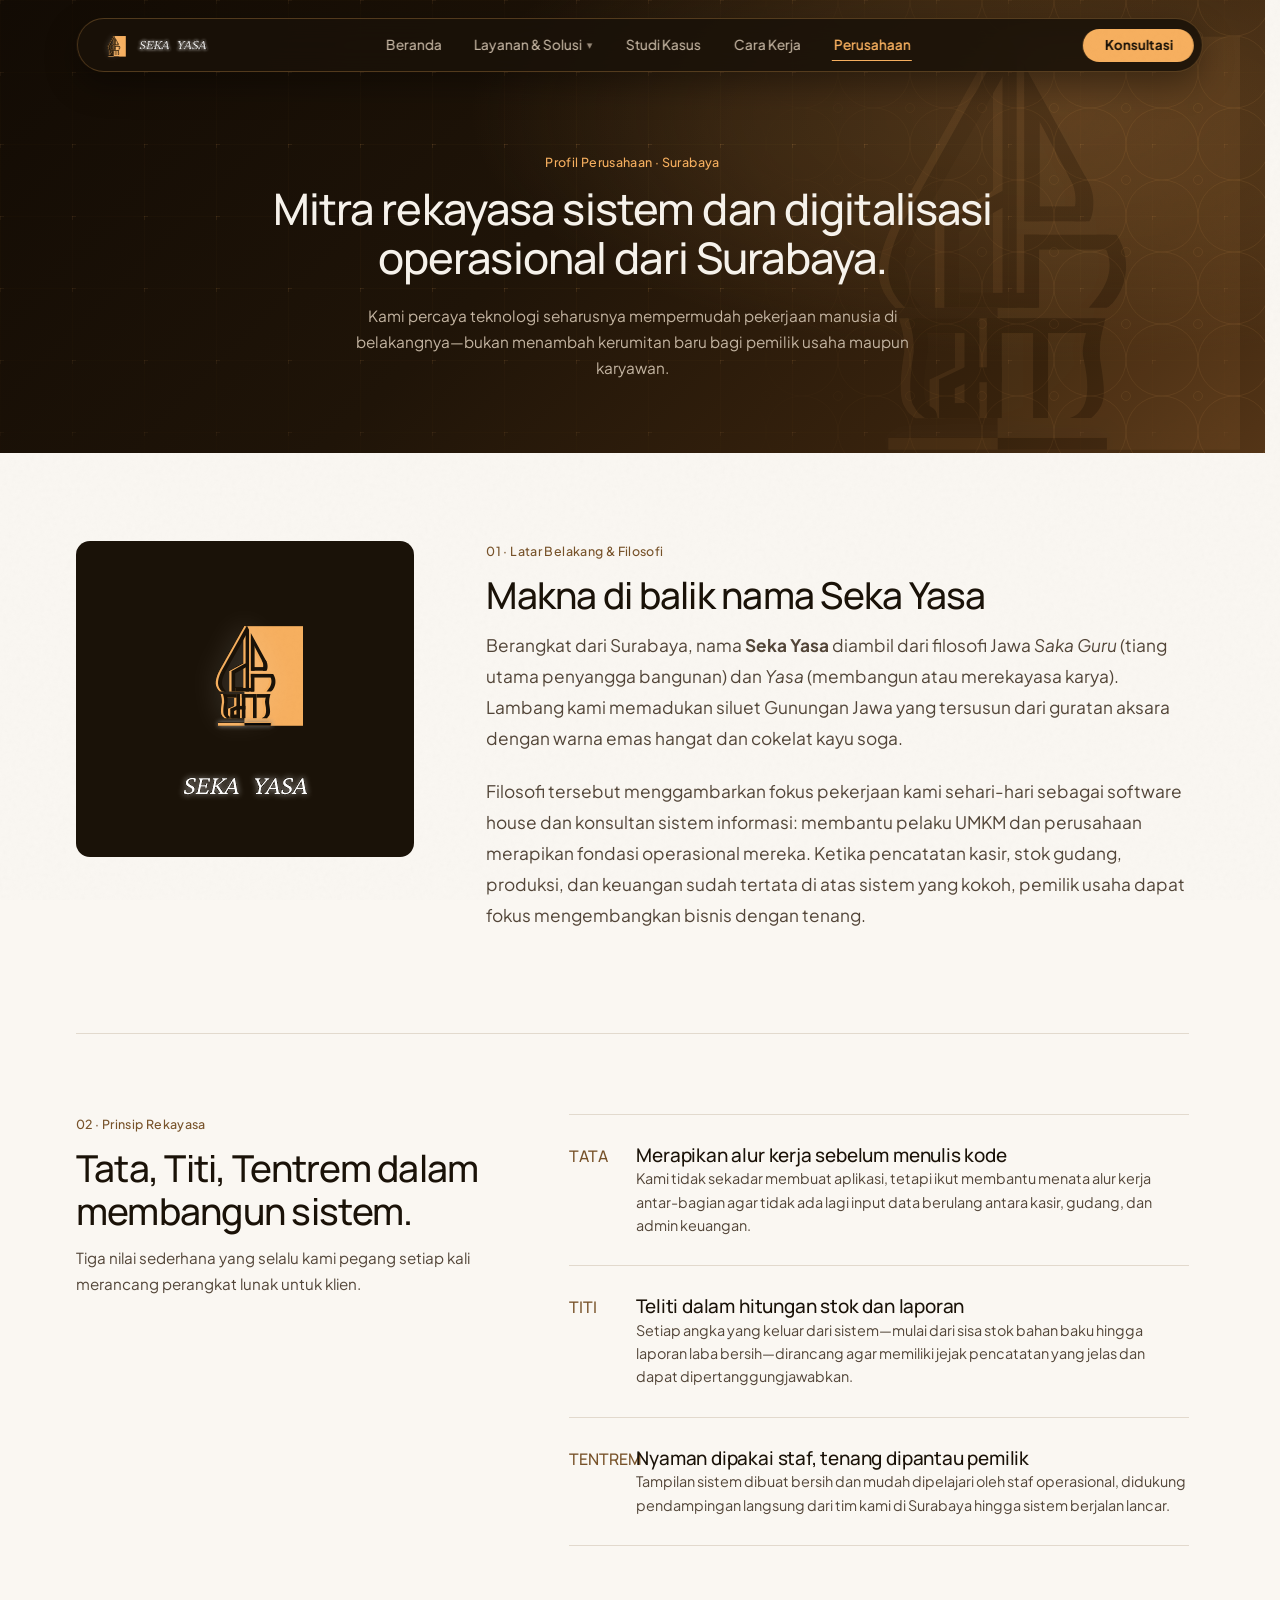
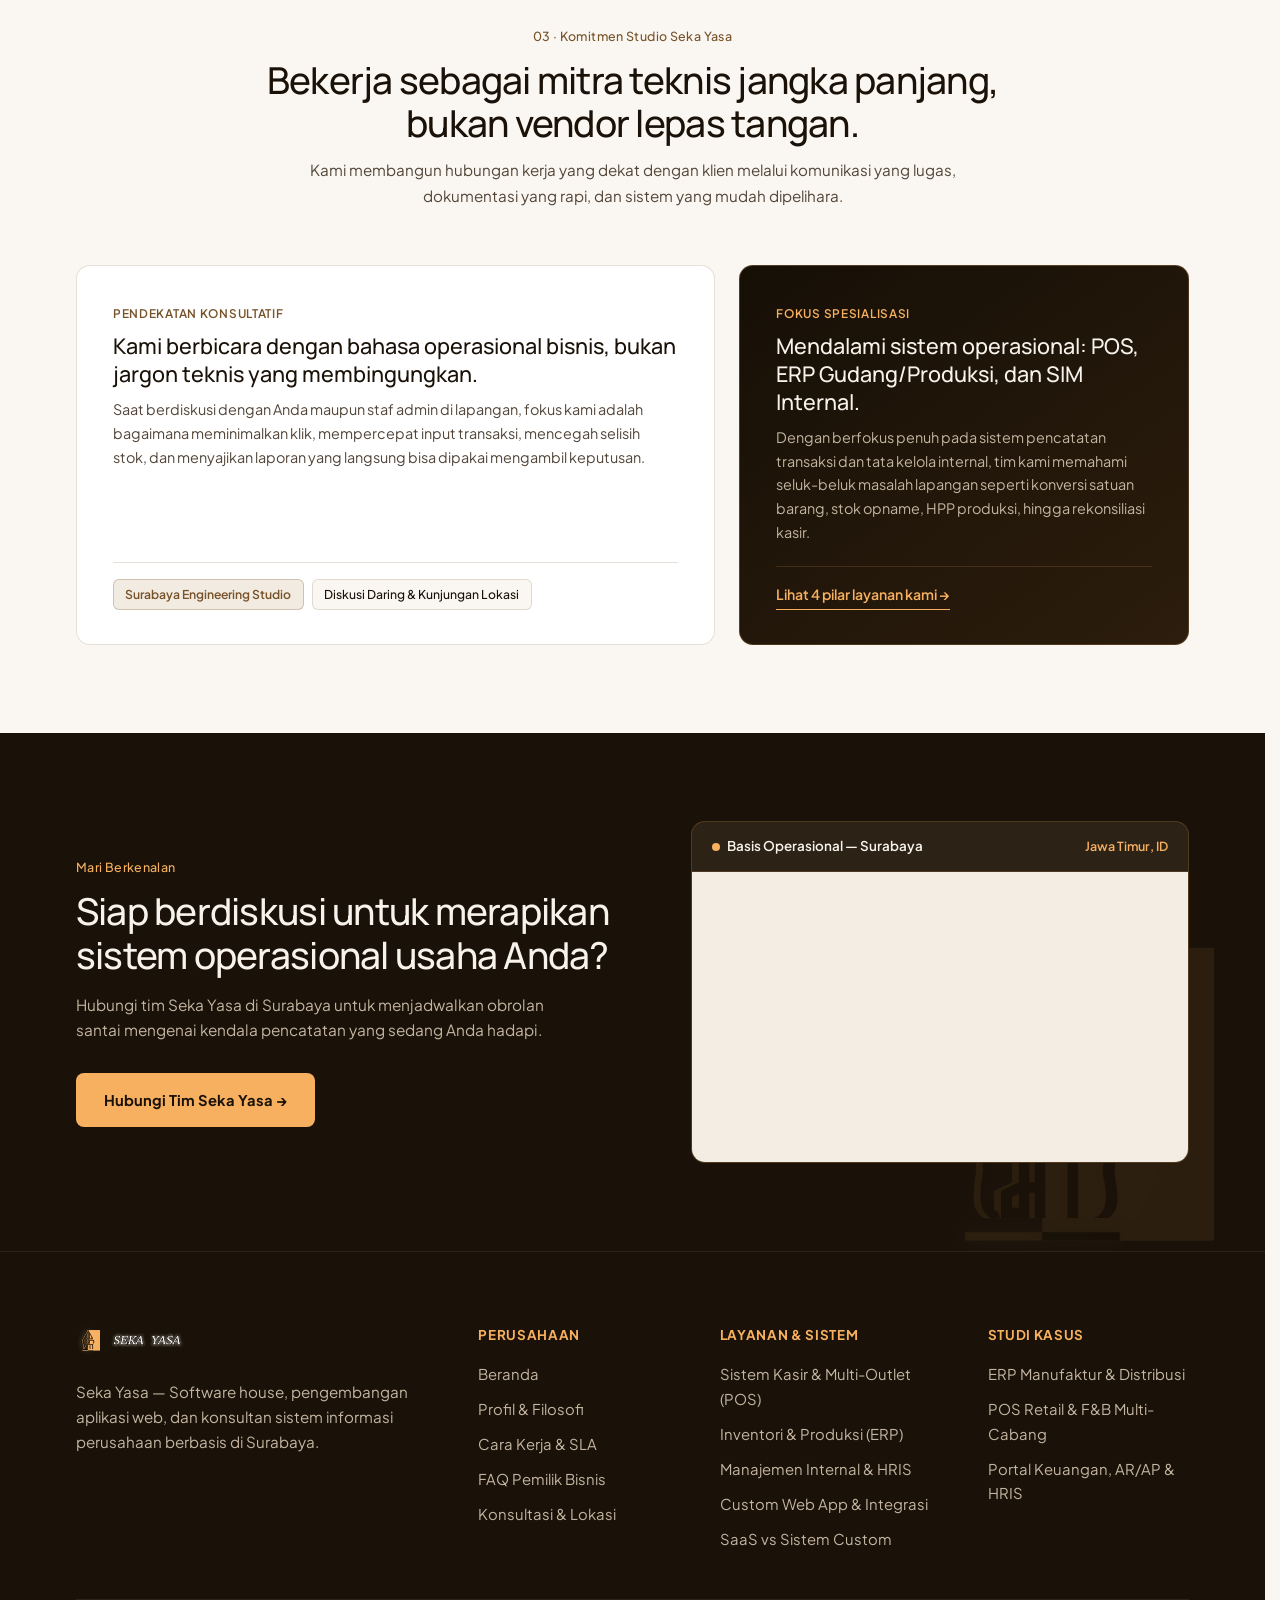
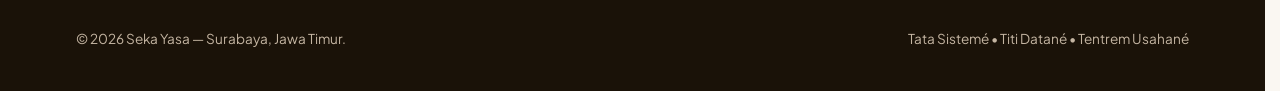
<file: about.html>
<!DOCTYPE html>
<html lang="id">
<head>
  <meta charset="UTF-8" />
  <meta name="viewport" content="width=device-width, initial-scale=1.0" />
  <title>Perusahaan &amp; Filosofi — Seka Yasa Software House Surabaya</title>
  <meta name="description" content="Tentang Seka Yasa Surabaya: latar belakang software house, filosofi Saka Guru & Yasa, anatomi lambang Gunungan Aksara, serta prinsip kerja Tata, Titi, Tentrem." />
  <link rel="icon" type="image/svg+xml" href="assets/logo-mark.svg" />
  <link rel="preconnect" href="https://fonts.googleapis.com" />
  <link rel="preconnect" href="https://fonts.gstatic.com" crossorigin />
  <link href="https://fonts.googleapis.com/css2?family=Manrope:wght@400;500;600&family=Plus+Jakarta+Sans:wght@400;500;600&display=swap" rel="stylesheet" />
  <link rel="stylesheet" href="styles.css" />
</head>
<body>
  <!-- SHARED NAVBAR (RENDERED AUTOMATICALLY BY app.js) -->
  <div id="seka-navbar"></div>

  <main>
    <!-- PAGE HEADER -->
    <section class="inner-header">
      <img src="assets/logo-mark.svg" alt="" class="hero-gunungan-bg" aria-hidden="true" />
      <div class="container inner-header-grid reveal-on-scroll is-visible">
        <div>
          <span class="section-index section-index-light">Profil Perusahaan · Surabaya</span>
          <h1>Mitra rekayasa sistem dan digitalisasi operasional dari Surabaya.</h1>
        </div>
        <p>
          Kami percaya teknologi seharusnya mempermudah pekerjaan manusia di belakangnya—bukan menambah kerumitan baru bagi pemilik usaha maupun karyawan.
        </p>
      </div>
    </section>

    <!-- STORY & PHILOSOPHY -->
    <section class="inner-content">
      <div class="container">
        <div class="about-story-grid reveal-on-scroll">
          <div class="about-logo-frame">
            <img src="assets/logo-mark.svg" alt="Lambang Gunungan Seka Yasa" class="mark-lg" />
            <img src="assets/logo-text.svg" alt="SEKA YASA" class="text-lg" />
          </div>

          <div class="about-prose">
            <span class="section-index">01 · Latar Belakang &amp; Filosofi</span>
            <h2 class="split-title">Makna di balik nama Seka Yasa</h2>
            <p>
              Berangkat dari Surabaya, nama <strong>Seka Yasa</strong> diambil dari filosofi Jawa <em>Saka Guru</em> (tiang utama penyangga bangunan) dan <em>Yasa</em> (membangun atau merekayasa karya). Lambang kami memadukan siluet Gunungan Jawa yang tersusun dari guratan aksara dengan warna emas hangat dan cokelat kayu soga.
            </p>
            <p>
              Filosofi tersebut menggambarkan fokus pekerjaan kami sehari-hari sebagai software house dan konsultan sistem informasi: membantu pelaku UMKM dan perusahaan merapikan fondasi operasional mereka. Ketika pencatatan kasir, stok gudang, produksi, dan keuangan sudah tertata di atas sistem yang kokoh, pemilik usaha dapat fokus mengembangkan bisnis dengan tenang.
            </p>
          </div>
        </div>

        <!-- 3 VALUES IN ASYMMETRIC SPLIT -->
        <div class="asymmetric-split" style="margin-bottom: 5rem;">
          <div class="split-left reveal-on-scroll">
            <span class="section-index">02 · Prinsip Rekayasa</span>
            <h2 class="split-title">Tata, Titi, Tentrem dalam membangun sistem.</h2>
            <p class="split-desc">
              Tiga nilai sederhana yang selalu kami pegang setiap kali merancang perangkat lunak untuk klien.
            </p>
          </div>

          <div class="problem-list">
            <div class="problem-row reveal-on-scroll delay-1">
              <span class="problem-idx">TATA</span>
              <div class="problem-body">
                <h3>Merapikan alur kerja sebelum menulis kode</h3>
                <p>
                  Kami tidak sekadar membuat aplikasi, tetapi ikut membantu menata alur kerja antar-bagian agar tidak ada lagi input data berulang antara kasir, gudang, dan admin keuangan.
                </p>
              </div>
            </div>

            <div class="problem-row reveal-on-scroll delay-2">
              <span class="problem-idx">TITI</span>
              <div class="problem-body">
                <h3>Teliti dalam hitungan stok dan laporan</h3>
                <p>
                  Setiap angka yang keluar dari sistem—mulai dari sisa stok bahan baku hingga laporan laba bersih—dirancang agar memiliki jejak pencatatan yang jelas dan dapat dipertanggungjawabkan.
                </p>
              </div>
            </div>

            <div class="problem-row reveal-on-scroll delay-3">
              <span class="problem-idx">TENTREM</span>
              <div class="problem-body">
                <h3>Nyaman dipakai staf, tenang dipantau pemilik</h3>
                <p>
                  Tampilan sistem dibuat bersih dan mudah dipelajari oleh staf operasional, didukung pendampingan langsung dari tim kami di Surabaya hingga sistem berjalan lancar.
                </p>
              </div>
            </div>
          </div>
        </div>

        <!-- KOMITMEN STUDIO & FOKUS KEAHLIAN (BENTO GRID) -->
        <div class="centered-header reveal-on-scroll">
          <span class="section-index">03 · Komitmen Studio Seka Yasa</span>
          <h2 class="split-title">Bekerja sebagai mitra teknis jangka panjang, bukan vendor lepas tangan.</h2>
          <p class="split-desc">
            Kami membangun hubungan kerja yang dekat dengan klien melalui komunikasi yang lugas, dokumentasi yang rapi, dan sistem yang mudah dipelihara.
          </p>
        </div>

        <div class="bento-grid-12">
          <article class="bento-card bento-span-7 reveal-on-scroll">
            <div>
              <span class="bento-eyebrow">Pendekatan Konsultatif</span>
              <h3>Kami berbicara dengan bahasa operasional bisnis, bukan jargon teknis yang membingungkan.</h3>
              <p>
                Saat berdiskusi dengan Anda maupun staf admin di lapangan, fokus kami adalah bagaimana meminimalkan klik, mempercepat input transaksi, mencegah selisih stok, dan menyajikan laporan yang langsung bisa dipakai mengambil keputusan.
              </p>
            </div>
            <div class="bento-visual-strip">
              <span class="bento-chip amber-chip">Surabaya Engineering Studio</span>
              <span class="bento-chip">Diskusi Daring &amp; Kunjungan Lokasi</span>
            </div>
          </article>

          <article class="bento-card bento-dark bento-span-5 reveal-on-scroll delay-1">
            <div>
              <span class="bento-eyebrow">Fokus Spesialisasi</span>
              <h3>Mendalami sistem operasional: POS, ERP Gudang/Produksi, dan SIM Internal.</h3>
              <p>
                Dengan berfokus penuh pada sistem pencatatan transaksi dan tata kelola internal, tim kami memahami seluk-beluk masalah lapangan seperti konversi satuan barang, stok opname, HPP produksi, hingga rekonsiliasi kasir.
              </p>
            </div>
            <div class="bento-visual-strip">
              <a href="services.html" class="link-arrow" style="margin-top: 0; color: var(--amber); border-color: var(--amber);">Lihat 4 pilar layanan kami →</a>
            </div>
          </article>
        </div>
      </div>
    </section>

    <!-- CLOSING CTA -->
    <section class="full-stage stage-closing" style="min-height: auto; padding: 5.5rem 0;">
      <img src="assets/logo-mark.svg" alt="" class="closing-watermark" aria-hidden="true" />
      <div class="container closing-grid reveal-on-scroll">
        <div>
          <span class="section-index section-index-light">Mari Berkenalan</span>
          <h2>Siap berdiskusi untuk merapikan sistem operasional usaha Anda?</h2>
          <p>
            Hubungi tim Seka Yasa di Surabaya untuk menjadwalkan obrolan santai mengenai kendala pencatatan yang sedang Anda hadapi.
          </p>
          <a href="contact.html" class="btn btn-amber btn-lg">Hubungi Tim Seka Yasa →</a>
        </div>
        <div class="map-card-dark">
          <div class="map-card-header">
            <span><i class="map-dot"></i>Basis Operasional — Surabaya</span>
            <span style="color: var(--amber); font-size: 0.78rem;">Jawa Timur, ID</span>
          </div>
          <div class="map-frame-wrap">
            <iframe src="https://www.google.com/maps/embed?pb=!1m18!1m12!1m3!1d3957.364153806206!2d112.70115105678568!3d-7.312925154070691!2m3!1f0!2f0!3f0!3m2!1i1024!2i768!4f13.1!3m3!1m2!1s0x2dd7fd5b5a50f49b%3A0x52f29005d0094cb!2sZewu!5e0!3m2!1sid!2sid!4v1795262423745!5m2!1sid!2sid" allowfullscreen="" loading="lazy" referrerpolicy="strict-origin-when-cross-origin" title="Peta Lokasi Seka Yasa Surabaya"></iframe>
          </div>
        </div>
      </div>
    </section>
  </main>

  <!-- SHARED FOOTER (RENDERED AUTOMATICALLY BY app.js) -->
  <div id="seka-footer"></div>

  <script src="app.js"></script>
</body>
</html>
</file>
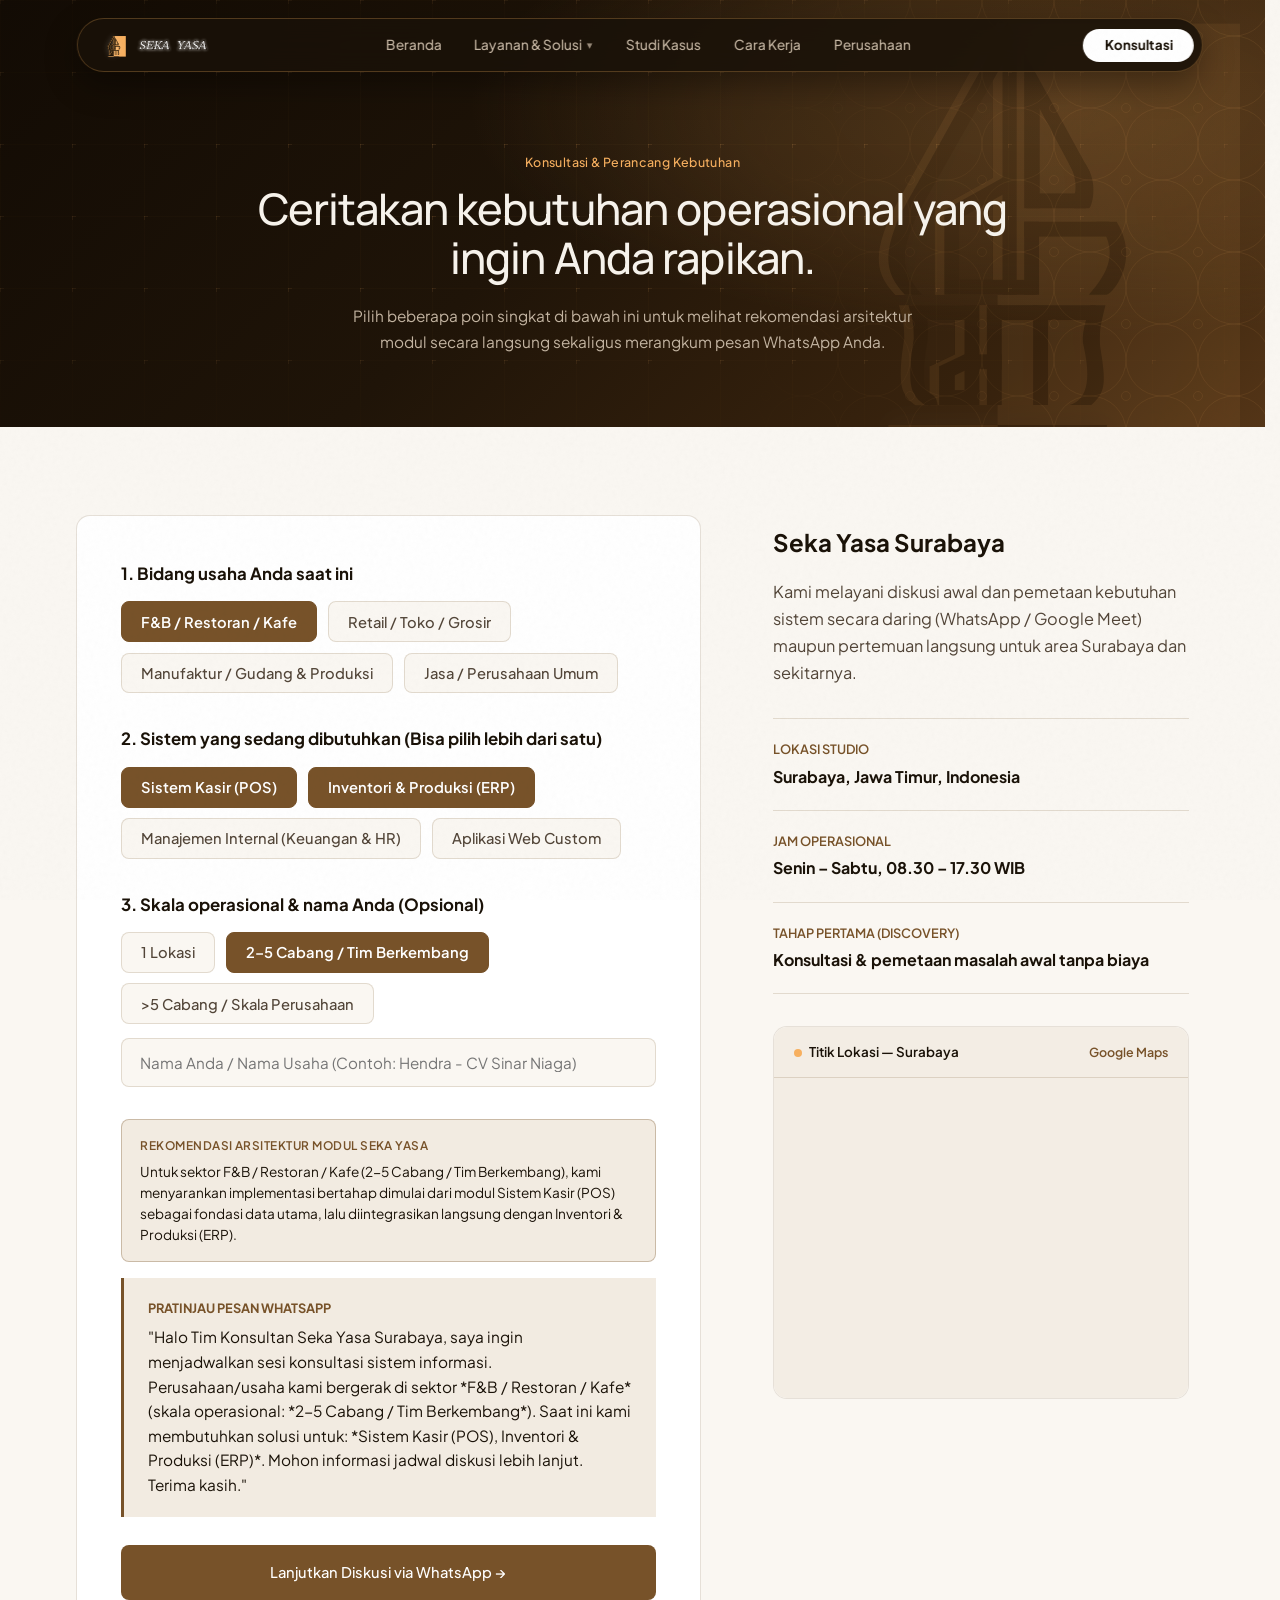
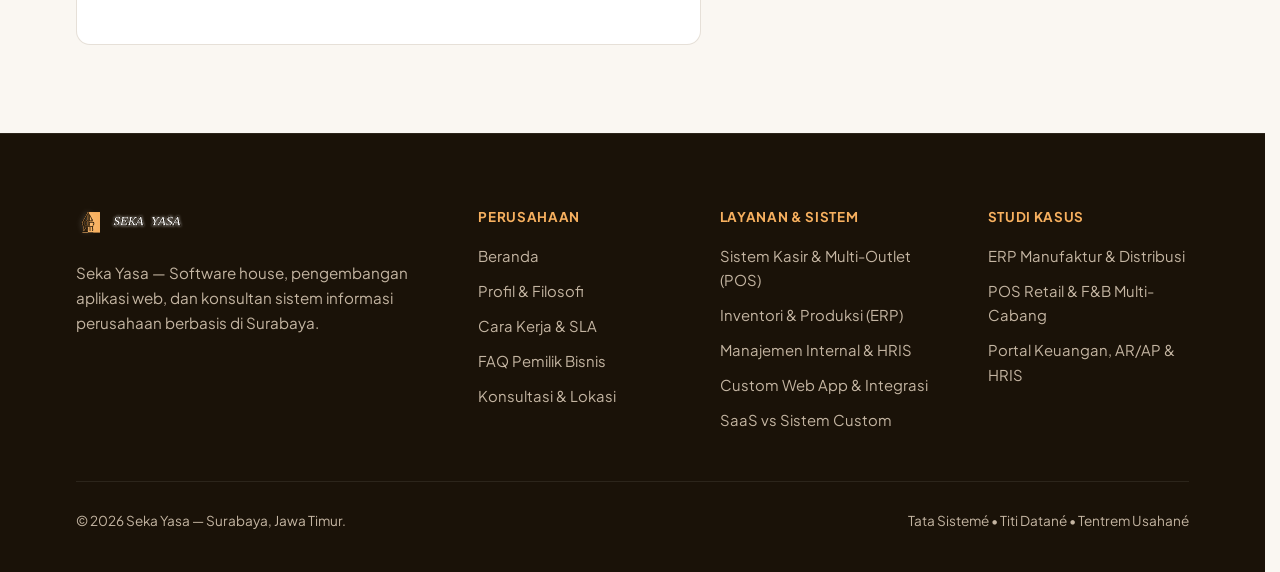
<file: contact.html>
<!DOCTYPE html>
<html lang="id">
<head>
  <meta charset="UTF-8" />
  <meta name="viewport" content="width=device-width, initial-scale=1.0" />
  <title>Konsultasi &amp; Perancang Kebutuhan Sistem — Seka Yasa Surabaya</title>
  <meta name="description" content="Susun kebutuhan Sistem Kasir (POS), Inventori & Produksi (ERP), atau Manajemen Internal usaha Anda dan dapatkan rekomendasi arsitektur modul dari Seka Yasa Surabaya." />
  <link rel="icon" type="image/svg+xml" href="assets/logo-mark.svg" />
  <link rel="preconnect" href="https://fonts.googleapis.com" />
  <link rel="preconnect" href="https://fonts.gstatic.com" crossorigin />
  <link href="https://fonts.googleapis.com/css2?family=Manrope:wght@400;500;600&family=Plus+Jakarta+Sans:wght@400;500;600&display=swap" rel="stylesheet" />
  <link rel="stylesheet" href="styles.css" />
</head>
<body>
  <!-- SHARED NAVBAR (RENDERED AUTOMATICALLY BY app.js) -->
  <div id="seka-navbar"></div>

  <main>
    <!-- PAGE HEADER -->
    <section class="inner-header">
      <img src="assets/logo-mark.svg" alt="" class="hero-gunungan-bg" aria-hidden="true" />
      <div class="container inner-header-grid reveal-on-scroll is-visible">
        <div>
          <span class="section-index section-index-light">Konsultasi &amp; Perancang Kebutuhan</span>
          <h1>Ceritakan kebutuhan operasional yang ingin Anda rapikan.</h1>
        </div>
        <p>
          Pilih beberapa poin singkat di bawah ini untuk melihat rekomendasi arsitektur modul secara langsung sekaligus merangkum pesan WhatsApp Anda.
        </p>
      </div>
    </section>

    <!-- CONTACT & 3-CLICK INTERACTIVE SYSTEM CONFIGURATOR -->
    <section class="inner-content">
      <div class="container contact-split">
        <div class="diag-panel reveal-on-scroll is-visible">
          <div class="diag-group">
            <span class="diag-group-title">1. Bidang usaha Anda saat ini</span>
            <div class="chip-list" id="diag-industry">
              <button type="button" class="choice-chip active" data-val="F&B / Restoran / Kafe">F&amp;B / Restoran / Kafe</button>
              <button type="button" class="choice-chip" data-val="Retail / Toko / Grosir">Retail / Toko / Grosir</button>
              <button type="button" class="choice-chip" data-val="Manufaktur / Gudang & Produksi">Manufaktur / Gudang &amp; Produksi</button>
              <button type="button" class="choice-chip" data-val="Jasa / Perusahaan Umum">Jasa / Perusahaan Umum</button>
            </div>
          </div>

          <div class="diag-group">
            <span class="diag-group-title">2. Sistem yang sedang dibutuhkan (Bisa pilih lebih dari satu)</span>
            <div class="chip-list" id="diag-needs">
              <button type="button" class="choice-chip active" data-val="Sistem Kasir (POS)">Sistem Kasir (POS)</button>
              <button type="button" class="choice-chip active" data-val="Inventori & Produksi (ERP)">Inventori &amp; Produksi (ERP)</button>
              <button type="button" class="choice-chip" data-val="Manajemen Internal (Keuangan & HR)">Manajemen Internal (Keuangan &amp; HR)</button>
              <button type="button" class="choice-chip" data-val="Pengembangan Aplikasi Web Custom">Aplikasi Web Custom</button>
            </div>
          </div>

          <div class="diag-group">
            <span class="diag-group-title">3. Skala operasional &amp; nama Anda (Opsional)</span>
            <div class="chip-list" id="diag-scale">
              <button type="button" class="choice-chip" data-val="1 Lokasi">1 Lokasi</button>
              <button type="button" class="choice-chip active" data-val="2-5 Cabang / Tim Berkembang">2–5 Cabang / Tim Berkembang</button>
              <button type="button" class="choice-chip" data-val=">5 Cabang / Skala Perusahaan">&gt;5 Cabang / Skala Perusahaan</button>
            </div>
            <input type="text" id="diag-name" class="clean-input" placeholder="Nama Anda / Nama Usaha (Contoh: Hendra - CV Sinar Niaga)" />
          </div>

          <!-- Dynamic Module Architecture Recommendation Box -->
          <div class="ba-box ba-after" style="margin-bottom: 1rem;">
            <span class="ba-label">Rekomendasi Arsitektur Modul Seka Yasa</span>
            <p id="diag-arch-recommendation"></p>
          </div>

          <div class="wa-summary-card">
            <div class="wa-summary-head">Pratinjau Pesan WhatsApp</div>
            <p class="wa-summary-text" id="wa-preview-text"></p>
          </div>

          <a href="#" id="btn-send-wa" target="_blank" rel="noopener noreferrer" class="btn btn-soga btn-lg" style="width: 100%;">
            Lanjutkan Diskusi via WhatsApp →
          </a>
        </div>

        <aside class="contact-sidebar reveal-on-scroll delay-1 is-visible">
          <h3>Seka Yasa Surabaya</h3>
          <p>
            Kami melayani diskusi awal dan pemetaan kebutuhan sistem secara daring (WhatsApp / Google Meet) maupun pertemuan langsung untuk area Surabaya dan sekitarnya.
          </p>

          <div class="contact-meta-list" style="margin-bottom: 2rem;">
            <div class="contact-meta-item">
              <small>Lokasi Studio</small>
              <strong>Surabaya, Jawa Timur, Indonesia</strong>
            </div>
            <div class="contact-meta-item">
              <small>Jam Operasional</small>
              <strong>Senin – Sabtu, 08.30 – 17.30 WIB</strong>
            </div>
            <div class="contact-meta-item">
              <small>Tahap Pertama (Discovery)</small>
              <strong>Konsultasi &amp; pemetaan masalah awal tanpa biaya</strong>
            </div>
          </div>

          <div class="map-card">
            <div class="map-card-header">
              <span><i class="map-dot"></i>Titik Lokasi — Surabaya</span>
              <span style="color: var(--soga); font-size: 0.78rem;">Google Maps</span>
            </div>
            <div class="map-frame-wrap map-tall">
              <iframe src="https://www.google.com/maps/embed?pb=!1m18!1m12!1m3!1d3957.364153806206!2d112.70115105678568!3d-7.312925154070691!2m3!1f0!2f0!3f0!3m2!1i1024!2i768!4f13.1!3m3!1m2!1s0x2dd7fd5b5a50f49b%3A0x52f29005d0094cb!2sZewu!5e0!3m2!1sid!2sid!4v1795262423745!5m2!1sid!2sid" allowfullscreen="" loading="lazy" referrerpolicy="strict-origin-when-cross-origin" title="Peta Lokasi Seka Yasa Surabaya"></iframe>
            </div>
          </div>
        </aside>
      </div>
    </section>
  </main>

  <!-- SHARED FOOTER (RENDERED AUTOMATICALLY BY app.js) -->
  <div id="seka-footer"></div>

  <script src="app.js"></script>
</body>
</html>
</file>
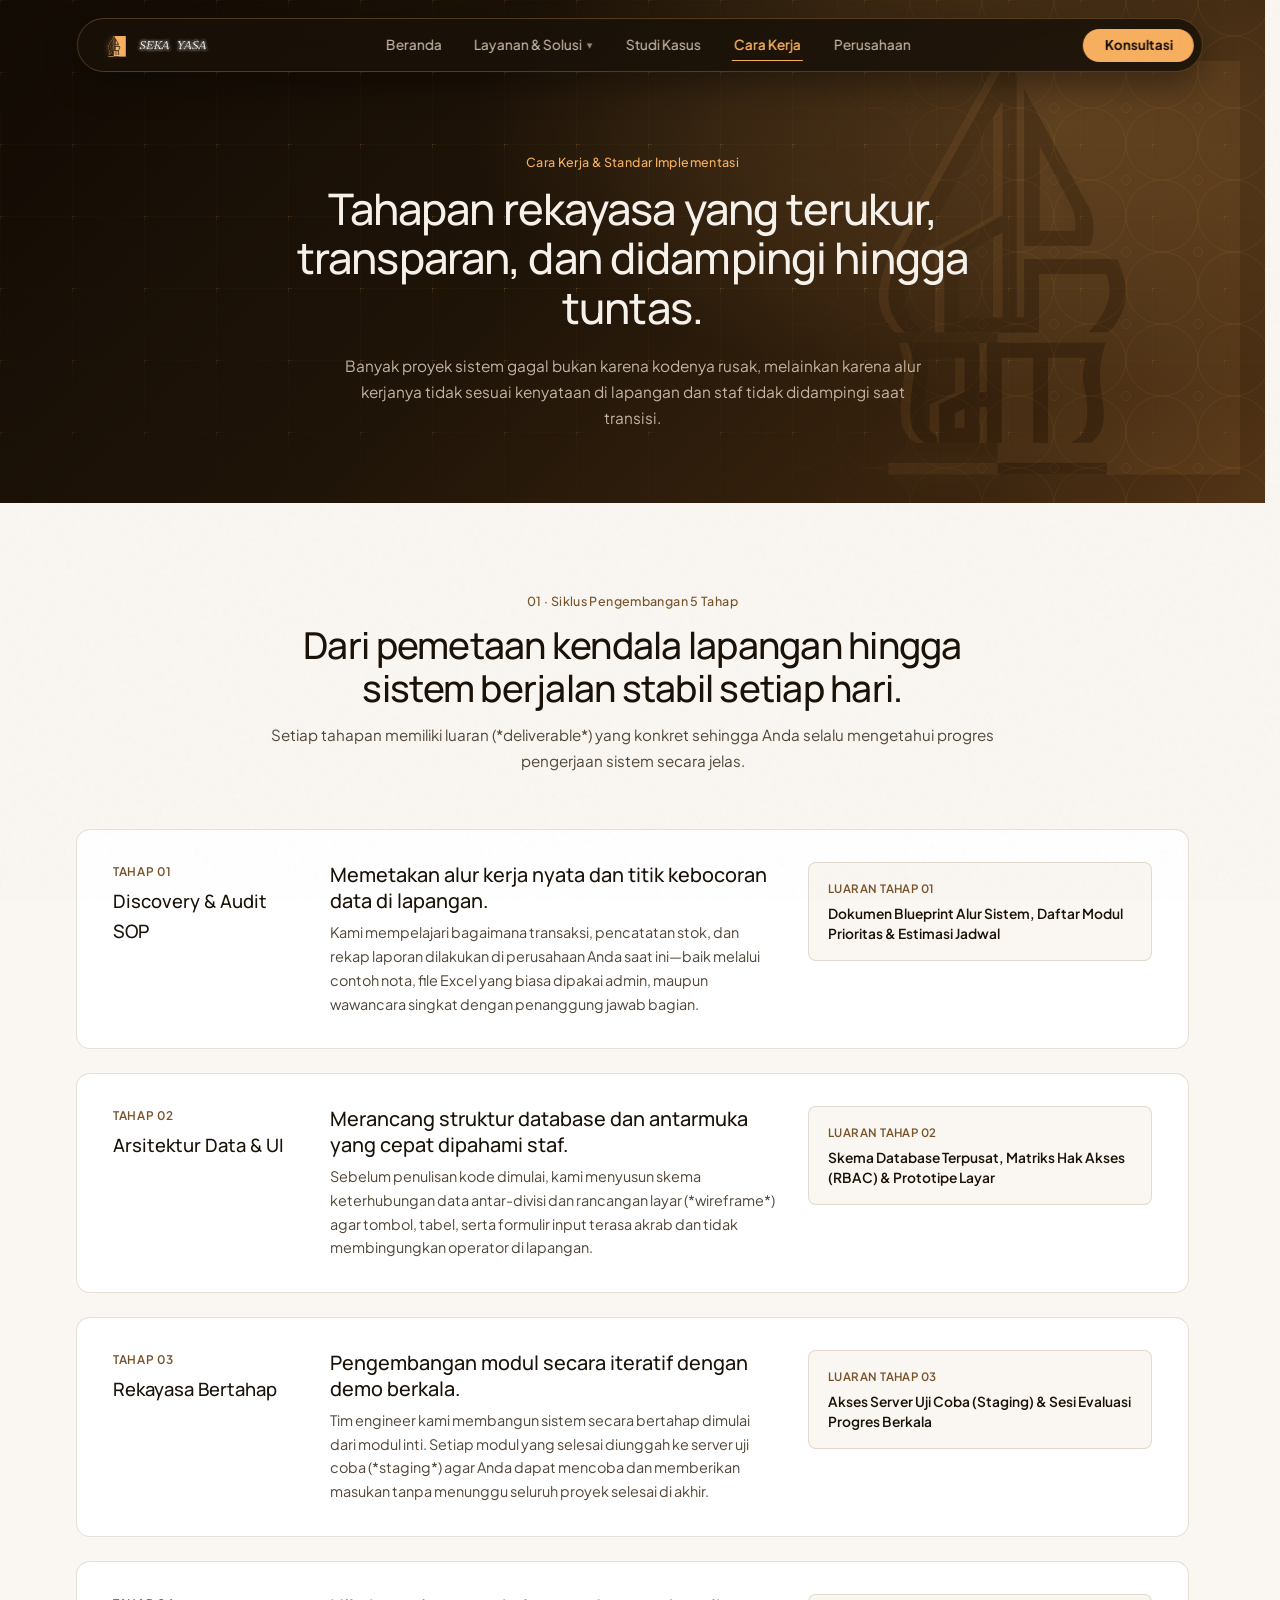
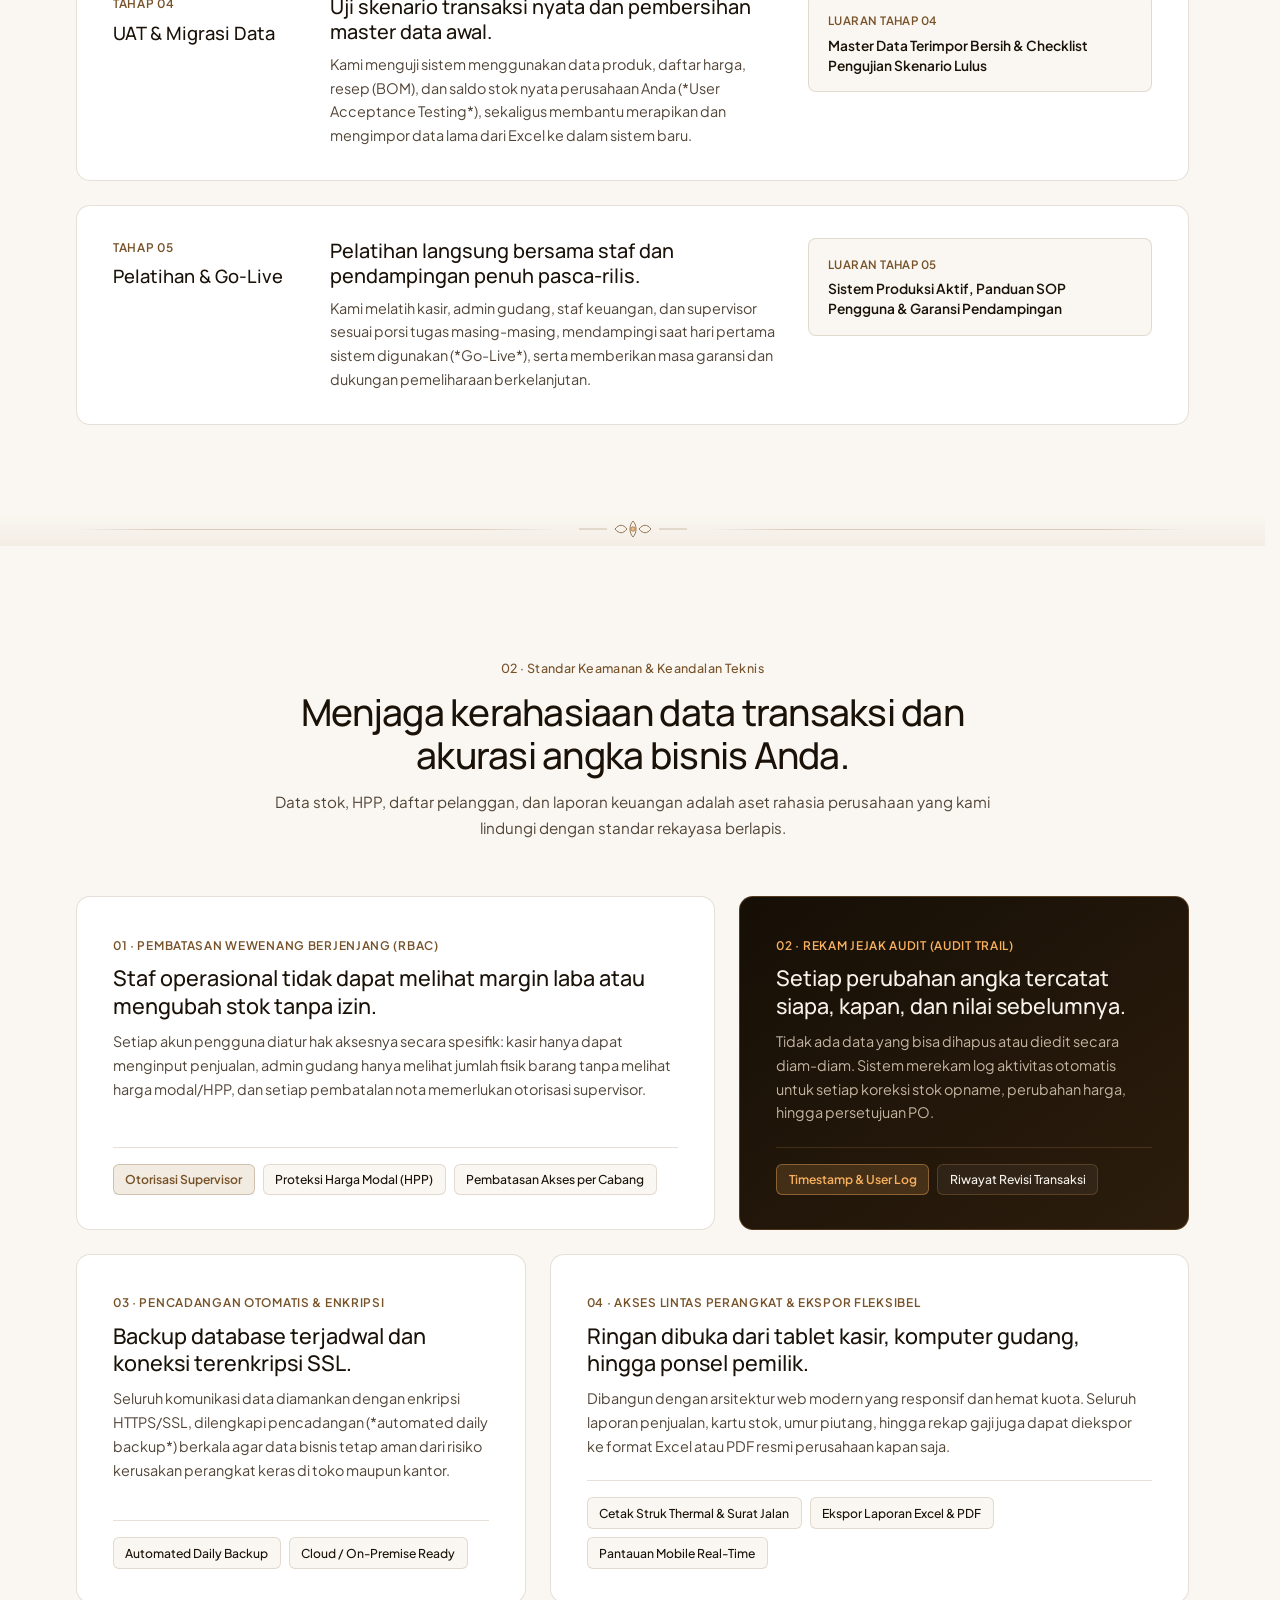
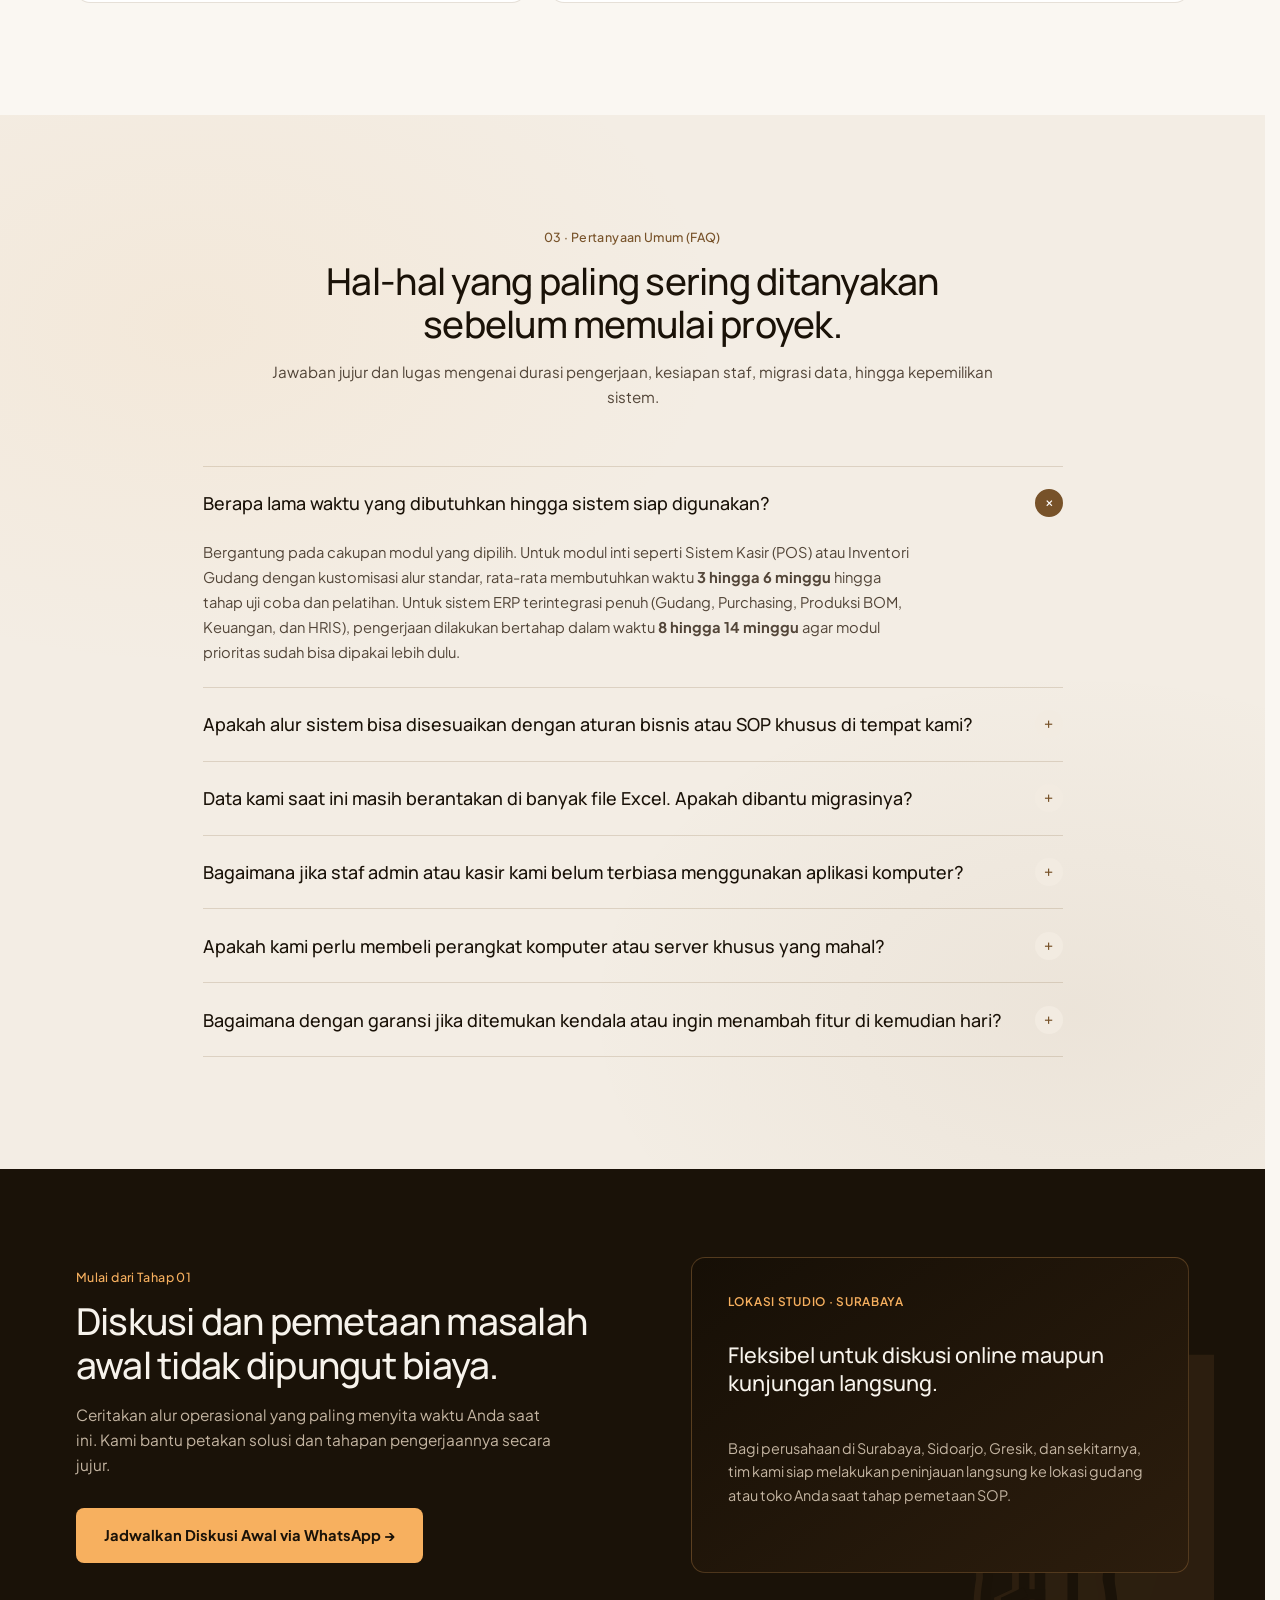
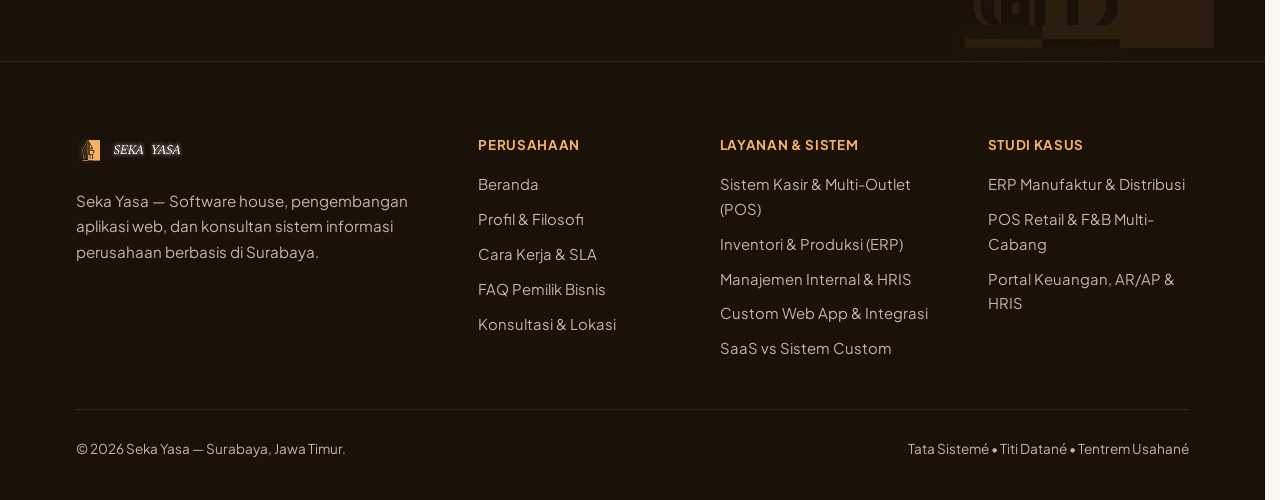
<file: process.html>
<!DOCTYPE html>
<html lang="id">
<head>
  <meta charset="UTF-8" />
  <meta name="viewport" content="width=device-width, initial-scale=1.0" />
  <title>Cara Kerja, Metodologi &amp; FAQ — Seka Yasa Software House Surabaya</title>
  <meta name="description" content="Tahapan implementasi sistem di Seka Yasa Surabaya: mulai dari audit alur operasional, perancangan database, pengembangan bertahap, migrasi data, hingga pelatihan staf." />
  <link rel="icon" type="image/svg+xml" href="assets/logo-mark.svg" />
  <link rel="preconnect" href="https://fonts.googleapis.com" />
  <link rel="preconnect" href="https://fonts.gstatic.com" crossorigin />
  <link href="https://fonts.googleapis.com/css2?family=Manrope:wght@400;500;600&family=Plus+Jakarta+Sans:wght@400;500;600&display=swap" rel="stylesheet" />
  <link rel="stylesheet" href="styles.css" />
</head>
<body>
  <!-- SHARED NAVBAR (RENDERED AUTOMATICALLY BY app.js) -->
  <div id="seka-navbar"></div>

  <main>
    <!-- PAGE HEADER -->
    <section class="inner-header">
      <img src="assets/logo-mark.svg" alt="" class="hero-gunungan-bg" aria-hidden="true" />
      <div class="container inner-header-grid reveal-on-scroll is-visible">
        <div>
          <span class="section-index section-index-light">Cara Kerja &amp; Standar Implementasi</span>
          <h1>Tahapan rekayasa yang terukur, transparan, dan didampingi hingga tuntas.</h1>
        </div>
        <p>
          Banyak proyek sistem gagal bukan karena kodenya rusak, melainkan karena alur kerjanya tidak sesuai kenyataan di lapangan dan staf tidak didampingi saat transisi.
        </p>
      </div>
    </section>

    <!-- ==================================================================
         BAGIAN 1: 5-STAGE ENGINEERING & IMPLEMENTATION LIFECYCLE
         ================================================================== -->
    <section class="inner-content">
      <div class="container">
        <div class="centered-header reveal-on-scroll">
          <span class="section-index">01 · Siklus Pengembangan 5 Tahap</span>
          <h2 class="split-title">Dari pemetaan kendala lapangan hingga sistem berjalan stabil setiap hari.</h2>
          <p class="split-desc">
            Setiap tahapan memiliki luaran (*deliverable*) yang konkret sehingga Anda selalu mengetahui progres pengerjaan sistem secara jelas.
          </p>
        </div>

        <div class="lifecycle-list">
          <!-- Stage 01 -->
          <article class="lifecycle-card reveal-on-scroll">
            <div class="lifecycle-num-box">
              <span class="lifecycle-step-tag">Tahap 01</span>
              <span class="lifecycle-step-title">Discovery &amp; Audit SOP</span>
            </div>
            <div class="lifecycle-body">
              <h3>Memetakan alur kerja nyata dan titik kebocoran data di lapangan.</h3>
              <p>
                Kami mempelajari bagaimana transaksi, pencatatan stok, dan rekap laporan dilakukan di perusahaan Anda saat ini—baik melalui contoh nota, file Excel yang biasa dipakai admin, maupun wawancara singkat dengan penanggung jawab bagian.
              </p>
            </div>
            <div class="lifecycle-deliverable">
              <span>Luaran Tahap 01</span>
              <strong>Dokumen Blueprint Alur Sistem, Daftar Modul Prioritas &amp; Estimasi Jadwal</strong>
            </div>
          </article>

          <!-- Stage 02 -->
          <article class="lifecycle-card reveal-on-scroll">
            <div class="lifecycle-num-box">
              <span class="lifecycle-step-tag">Tahap 02</span>
              <span class="lifecycle-step-title">Arsitektur Data &amp; UI</span>
            </div>
            <div class="lifecycle-body">
              <h3>Merancang struktur database dan antarmuka yang cepat dipahami staf.</h3>
              <p>
                Sebelum penulisan kode dimulai, kami menyusun skema keterhubungan data antar-divisi dan rancangan layar (*wireframe*) agar tombol, tabel, serta formulir input terasa akrab dan tidak membingungkan operator di lapangan.
              </p>
            </div>
            <div class="lifecycle-deliverable">
              <span>Luaran Tahap 02</span>
              <strong>Skema Database Terpusat, Matriks Hak Akses (RBAC) &amp; Prototipe Layar</strong>
            </div>
          </article>

          <!-- Stage 03 -->
          <article class="lifecycle-card reveal-on-scroll">
            <div class="lifecycle-num-box">
              <span class="lifecycle-step-tag">Tahap 03</span>
              <span class="lifecycle-step-title">Rekayasa Bertahap</span>
            </div>
            <div class="lifecycle-body">
              <h3>Pengembangan modul secara iteratif dengan demo berkala.</h3>
              <p>
                Tim engineer kami membangun sistem secara bertahap dimulai dari modul inti. Setiap modul yang selesai diunggah ke server uji coba (*staging*) agar Anda dapat mencoba dan memberikan masukan tanpa menunggu seluruh proyek selesai di akhir.
              </p>
            </div>
            <div class="lifecycle-deliverable">
              <span>Luaran Tahap 03</span>
              <strong>Akses Server Uji Coba (Staging) &amp; Sesi Evaluasi Progres Berkala</strong>
            </div>
          </article>

          <!-- Stage 04 -->
          <article class="lifecycle-card reveal-on-scroll">
            <div class="lifecycle-num-box">
              <span class="lifecycle-step-tag">Tahap 04</span>
              <span class="lifecycle-step-title">UAT &amp; Migrasi Data</span>
            </div>
            <div class="lifecycle-body">
              <h3>Uji skenario transaksi nyata dan pembersihan master data awal.</h3>
              <p>
                Kami menguji sistem menggunakan data produk, daftar harga, resep (BOM), dan saldo stok nyata perusahaan Anda (*User Acceptance Testing*), sekaligus membantu merapikan dan mengimpor data lama dari Excel ke dalam sistem baru.
              </p>
            </div>
            <div class="lifecycle-deliverable">
              <span>Luaran Tahap 04</span>
              <strong>Master Data Terimpor Bersih &amp; Checklist Pengujian Skenario Lulus</strong>
            </div>
          </article>

          <!-- Stage 05 -->
          <article class="lifecycle-card reveal-on-scroll">
            <div class="lifecycle-num-box">
              <span class="lifecycle-step-tag">Tahap 05</span>
              <span class="lifecycle-step-title">Pelatihan &amp; Go-Live</span>
            </div>
            <div class="lifecycle-body">
              <h3>Pelatihan langsung bersama staf dan pendampingan penuh pasca-rilis.</h3>
              <p>
                Kami melatih kasir, admin gudang, staf keuangan, dan supervisor sesuai porsi tugas masing-masing, mendampingi saat hari pertama sistem digunakan (*Go-Live*), serta memberikan masa garansi dan dukungan pemeliharaan berkelanjutan.
              </p>
            </div>
            <div class="lifecycle-deliverable">
              <span>Luaran Tahap 05</span>
              <strong>Sistem Produksi Aktif, Panduan SOP Pengguna &amp; Garansi Pendampingan</strong>
            </div>
          </article>
        </div>
      </div>
    </section>

    <!-- KAWUNG MONOLINE ARCHITECTURAL SEAM -->
    <div class="kawung-seam seam-alt" aria-hidden="true">
      <div class="container kawung-seam-inner">
        <span class="kawung-hairline"></span>
        <svg class="kawung-motif" width="108" height="22" viewBox="0 0 108 22" fill="none" xmlns="http://www.w3.org/2000/svg">
          <line x1="0" y1="11" x2="28" y2="11" stroke="currentColor" stroke-width="0.9" stroke-opacity="0.45"/>
          <path d="M36 11C40 6 44 6 48 11C44 16 40 16 36 11Z" stroke="currentColor" stroke-width="1"/>
          <path d="M54 3C58 7 58 15 54 19C50 15 50 7 54 3Z" stroke="currentColor" stroke-width="1"/>
          <path d="M60 11C64 6 68 6 72 11C68 16 64 16 60 11Z" stroke="currentColor" stroke-width="1"/>
          <circle cx="54" cy="11" r="2.2" fill="#F7B05F" stroke="currentColor" stroke-width="0.8"/>
          <line x1="80" y1="11" x2="108" y2="11" stroke="currentColor" stroke-width="0.9" stroke-opacity="0.45"/>
        </svg>
        <span class="kawung-hairline"></span>
      </div>
    </div>

    <!-- ==================================================================
         BAGIAN 2: STANDAR KEAMANAN DATA & ARSITEKTUR
         ================================================================== -->
    <section class="full-stage stage-bento" style="min-height: auto;">
      <div class="container">
        <div class="centered-header reveal-on-scroll">
          <span class="section-index">02 · Standar Keamanan &amp; Keandalan Teknis</span>
          <h2 class="split-title">Menjaga kerahasiaan data transaksi dan akurasi angka bisnis Anda.</h2>
          <p class="split-desc">
            Data stok, HPP, daftar pelanggan, dan laporan keuangan adalah aset rahasia perusahaan yang kami lindungi dengan standar rekayasa berlapis.
          </p>
        </div>

        <div class="bento-grid-12">
          <article class="bento-card bento-span-7 reveal-on-scroll">
            <div>
              <span class="bento-eyebrow">01 · Pembatasan Wewenang Berjenjang (RBAC)</span>
              <h3>Staf operasional tidak dapat melihat margin laba atau mengubah stok tanpa izin.</h3>
              <p>
                Setiap akun pengguna diatur hak aksesnya secara spesifik: kasir hanya dapat menginput penjualan, admin gudang hanya melihat jumlah fisik barang tanpa melihat harga modal/HPP, dan setiap pembatalan nota memerlukan otorisasi supervisor.
              </p>
            </div>
            <div class="bento-visual-strip">
              <span class="bento-chip amber-chip">Otorisasi Supervisor</span>
              <span class="bento-chip">Proteksi Harga Modal (HPP)</span>
              <span class="bento-chip">Pembatasan Akses per Cabang</span>
            </div>
          </article>

          <article class="bento-card bento-dark bento-span-5 reveal-on-scroll delay-1">
            <div>
              <span class="bento-eyebrow">02 · Rekam Jejak Audit (Audit Trail)</span>
              <h3>Setiap perubahan angka tercatat siapa, kapan, dan nilai sebelumnya.</h3>
              <p>
                Tidak ada data yang bisa dihapus atau diedit secara diam-diam. Sistem merekam log aktivitas otomatis untuk setiap koreksi stok opname, perubahan harga, hingga persetujuan PO.
              </p>
            </div>
            <div class="bento-visual-strip">
              <span class="bento-chip amber-chip">Timestamp &amp; User Log</span>
              <span class="bento-chip">Riwayat Revisi Transaksi</span>
            </div>
          </article>

          <article class="bento-card bento-span-5 reveal-on-scroll">
            <div>
              <span class="bento-eyebrow">03 · Pencadangan Otomatis &amp; Enkripsi</span>
              <h3>Backup database terjadwal dan koneksi terenkripsi SSL.</h3>
              <p>
                Seluruh komunikasi data diamankan dengan enkripsi HTTPS/SSL, dilengkapi pencadangan (*automated daily backup*) berkala agar data bisnis tetap aman dari risiko kerusakan perangkat keras di toko maupun kantor.
              </p>
            </div>
            <div class="bento-visual-strip">
              <span class="bento-chip">Automated Daily Backup</span>
              <span class="bento-chip">Cloud / On-Premise Ready</span>
            </div>
          </article>

          <article class="bento-card bento-span-7 reveal-on-scroll delay-1">
            <div>
              <span class="bento-eyebrow">04 · Akses Lintas Perangkat &amp; Ekspor Fleksibel</span>
              <h3>Ringan dibuka dari tablet kasir, komputer gudang, hingga ponsel pemilik.</h3>
              <p>
                Dibangun dengan arsitektur web modern yang responsif dan hemat kuota. Seluruh laporan penjualan, kartu stok, umur piutang, hingga rekap gaji juga dapat diekspor ke format Excel atau PDF resmi perusahaan kapan saja.
              </p>
            </div>
            <div class="bento-visual-strip">
              <span class="bento-chip">Cetak Struk Thermal &amp; Surat Jalan</span>
              <span class="bento-chip">Ekspor Laporan Excel &amp; PDF</span>
              <span class="bento-chip">Pantauan Mobile Real-Time</span>
            </div>
          </article>
        </div>
      </div>
    </section>

    <!-- ==================================================================
         BAGIAN 3: INTERACTIVE FAQ ACCORDION
         ================================================================== -->
    <section class="full-stage stage-showcases" id="faq" style="min-height: auto;">
      <div class="container">
        <div class="centered-header reveal-on-scroll">
          <span class="section-index">03 · Pertanyaan Umum (FAQ)</span>
          <h2 class="split-title">Hal-hal yang paling sering ditanyakan sebelum memulai proyek.</h2>
          <p class="split-desc">
            Jawaban jujur dan lugas mengenai durasi pengerjaan, kesiapan staf, migrasi data, hingga kepemilikan sistem.
          </p>
        </div>

        <div class="faq-list reveal-on-scroll">
          <!-- FAQ 1 -->
          <div class="faq-item open">
            <button type="button" class="faq-trigger" aria-expanded="true">
              <span>Berapa lama waktu yang dibutuhkan hingga sistem siap digunakan?</span>
              <span class="faq-icon">+</span>
            </button>
            <div class="faq-answer">
              <p>
                Bergantung pada cakupan modul yang dipilih. Untuk modul inti seperti Sistem Kasir (POS) atau Inventori Gudang dengan kustomisasi alur standar, rata-rata membutuhkan waktu <strong>3 hingga 6 minggu</strong> hingga tahap uji coba dan pelatihan. Untuk sistem ERP terintegrasi penuh (Gudang, Purchasing, Produksi BOM, Keuangan, dan HRIS), pengerjaan dilakukan bertahap dalam waktu <strong>8 hingga 14 minggu</strong> agar modul prioritas sudah bisa dipakai lebih dulu.
              </p>
            </div>
          </div>

          <!-- FAQ 2 -->
          <div class="faq-item">
            <button type="button" class="faq-trigger" aria-expanded="false">
              <span>Apakah alur sistem bisa disesuaikan dengan aturan bisnis atau SOP khusus di tempat kami?</span>
              <span class="faq-icon">+</span>
            </button>
            <div class="faq-answer">
              <p>
                Sangat bisa, justru itulah alasan utama klien memilih Seka Yasa. Kami tidak memaksa bisnis Anda mengikuti aplikasi yang kaku. Baik itu rumus komisi sales khusus, konversi satuan barang bertingkat (karton ke lusin ke pcs), maupun alur persetujuan PO bertahap, semuanya disesuaikan di Tahap 01 (Discovery &amp; Blueprint).
              </p>
            </div>
          </div>

          <!-- FAQ 3 -->
          <div class="faq-item">
            <button type="button" class="faq-trigger" aria-expanded="false">
              <span>Data kami saat ini masih berantakan di banyak file Excel. Apakah dibantu migrasinya?</span>
              <span class="faq-icon">+</span>
            </button>
            <div class="faq-answer">
              <p>
                Ya, tim kami menyediakan template migrasi yang rapi dan membantu proses pembersihan serta impor master data awal Anda—mulai dari daftar kode barang (SKU), kategori harga, data supplier dan pelanggan, hingga saldo stok awal sebelum sistem resmi berjalan (*Go-Live*).
              </p>
            </div>
          </div>

          <!-- FAQ 4 -->
          <div class="faq-item">
            <button type="button" class="faq-trigger" aria-expanded="false">
              <span>Bagaimana jika staf admin atau kasir kami belum terbiasa menggunakan aplikasi komputer?</span>
              <span class="faq-icon">+</span>
            </button>
            <div class="faq-answer">
              <p>
                Kami merancang tampilan layar per bagian sesederhana mungkin: kasir hanya melihat layar transaksi yang bersih tanpa menu akuntansi yang rumit. Selain itu, kami memberikan sesi pelatihan langsung (tatap muka untuk area Surabaya dan sekitarnya, atau daring interaktif) beserta panduan langkah demi langkah hingga staf Anda lancar.
              </p>
            </div>
          </div>

          <!-- FAQ 5 -->
          <div class="faq-item">
            <button type="button" class="faq-trigger" aria-expanded="false">
              <span>Apakah kami perlu membeli perangkat komputer atau server khusus yang mahal?</span>
              <span class="faq-icon">+</span>
            </button>
            <div class="faq-answer">
              <p>
                Tidak perlu. Seluruh sistem kami berbasis aplikasi web ringan yang dapat berjalan lancar di laptop, PC standar, tablet Android/iPad, maupun printer struk thermal yang sudah Anda miliki saat ini. Untuk server, Anda dapat memilih menggunakan *cloud server* yang praktis atau server internal kantor (*on-premise*).
              </p>
            </div>
          </div>

          <!-- FAQ 6 -->
          <div class="faq-item">
            <button type="button" class="faq-trigger" aria-expanded="false">
              <span>Bagaimana dengan garansi jika ditemukan kendala atau ingin menambah fitur di kemudian hari?</span>
              <span class="faq-icon">+</span>
            </button>
            <div class="faq-answer">
              <p>
                Setiap proyek dilengkapi dengan <strong>masa garansi pemeliharaan dan pendampingan penuh</strong> pasca-rilis untuk memastikan seluruh transaksi berjalan mulus. Karena sistem dibangun dengan arsitektur modular, Anda juga dapat meminta penambahan fitur atau modul baru kapan saja seiring berkembangnya skala perusahaan Anda.
              </p>
            </div>
          </div>
        </div>
      </div>
    </section>

    <!-- CLOSING CTA -->
    <section class="full-stage stage-closing" style="min-height: auto; padding: 5.5rem 0;">
      <img src="assets/logo-mark.svg" alt="" class="closing-watermark" aria-hidden="true" />
      <div class="container closing-grid reveal-on-scroll">
        <div>
          <span class="section-index section-index-light">Mulai dari Tahap 01</span>
          <h2>Diskusi dan pemetaan masalah awal tidak dipungut biaya.</h2>
          <p>
            Ceritakan alur operasional yang paling menyita waktu Anda saat ini. Kami bantu petakan solusi dan tahapan pengerjaannya secara jujur.
          </p>
          <a href="contact.html" class="btn btn-amber btn-lg">Jadwalkan Diskusi Awal via WhatsApp →</a>
        </div>
        <div class="bento-card bento-dark" style="justify-content: center;">
          <span class="bento-eyebrow">Lokasi Studio · Surabaya</span>
          <h3 style="color: var(--text-on-dark);">Fleksibel untuk diskusi online maupun kunjungan langsung.</h3>
          <p style="margin-top: 0.5rem;">
            Bagi perusahaan di Surabaya, Sidoarjo, Gresik, dan sekitarnya, tim kami siap melakukan peninjauan langsung ke lokasi gudang atau toko Anda saat tahap pemetaan SOP.
          </p>
        </div>
      </div>
    </section>
  </main>

  <!-- SHARED FOOTER (RENDERED AUTOMATICALLY BY app.js) -->
  <div id="seka-footer"></div>

  <script src="app.js"></script>
</body>
</html>
</file>
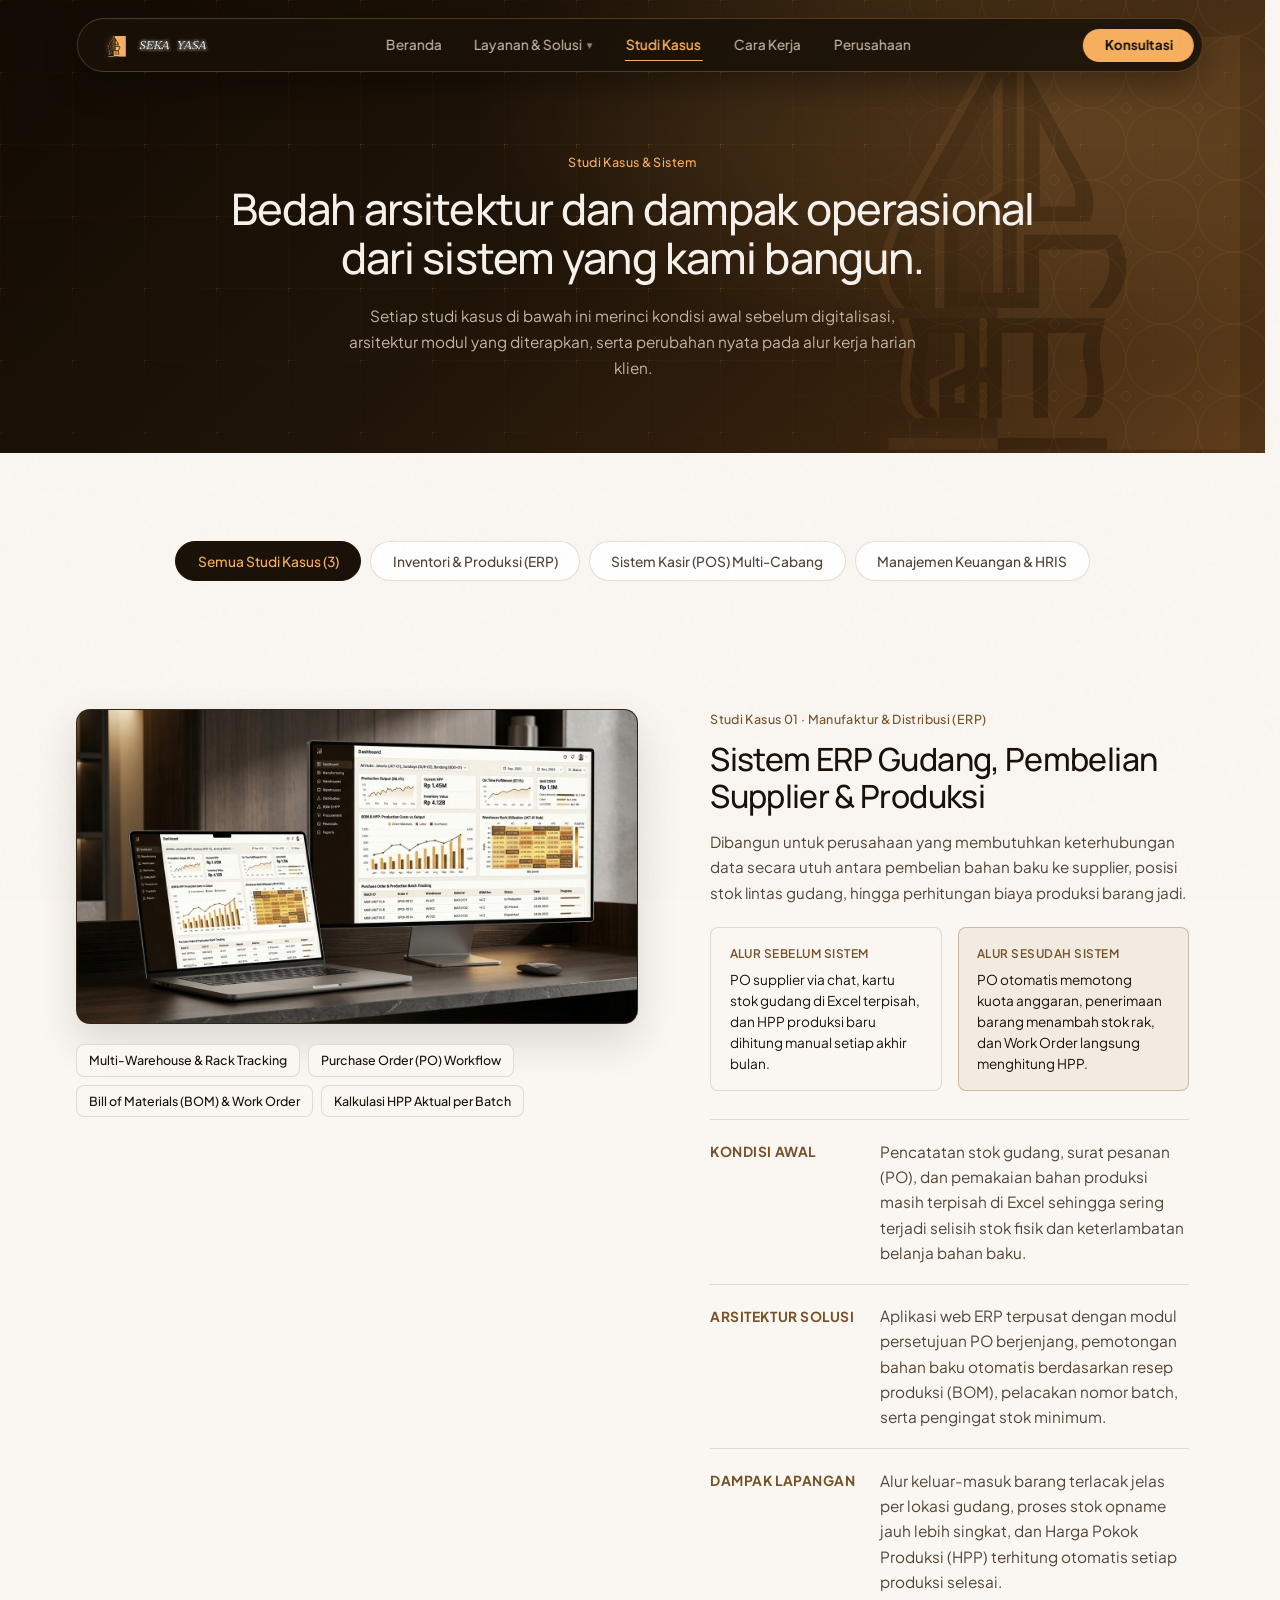
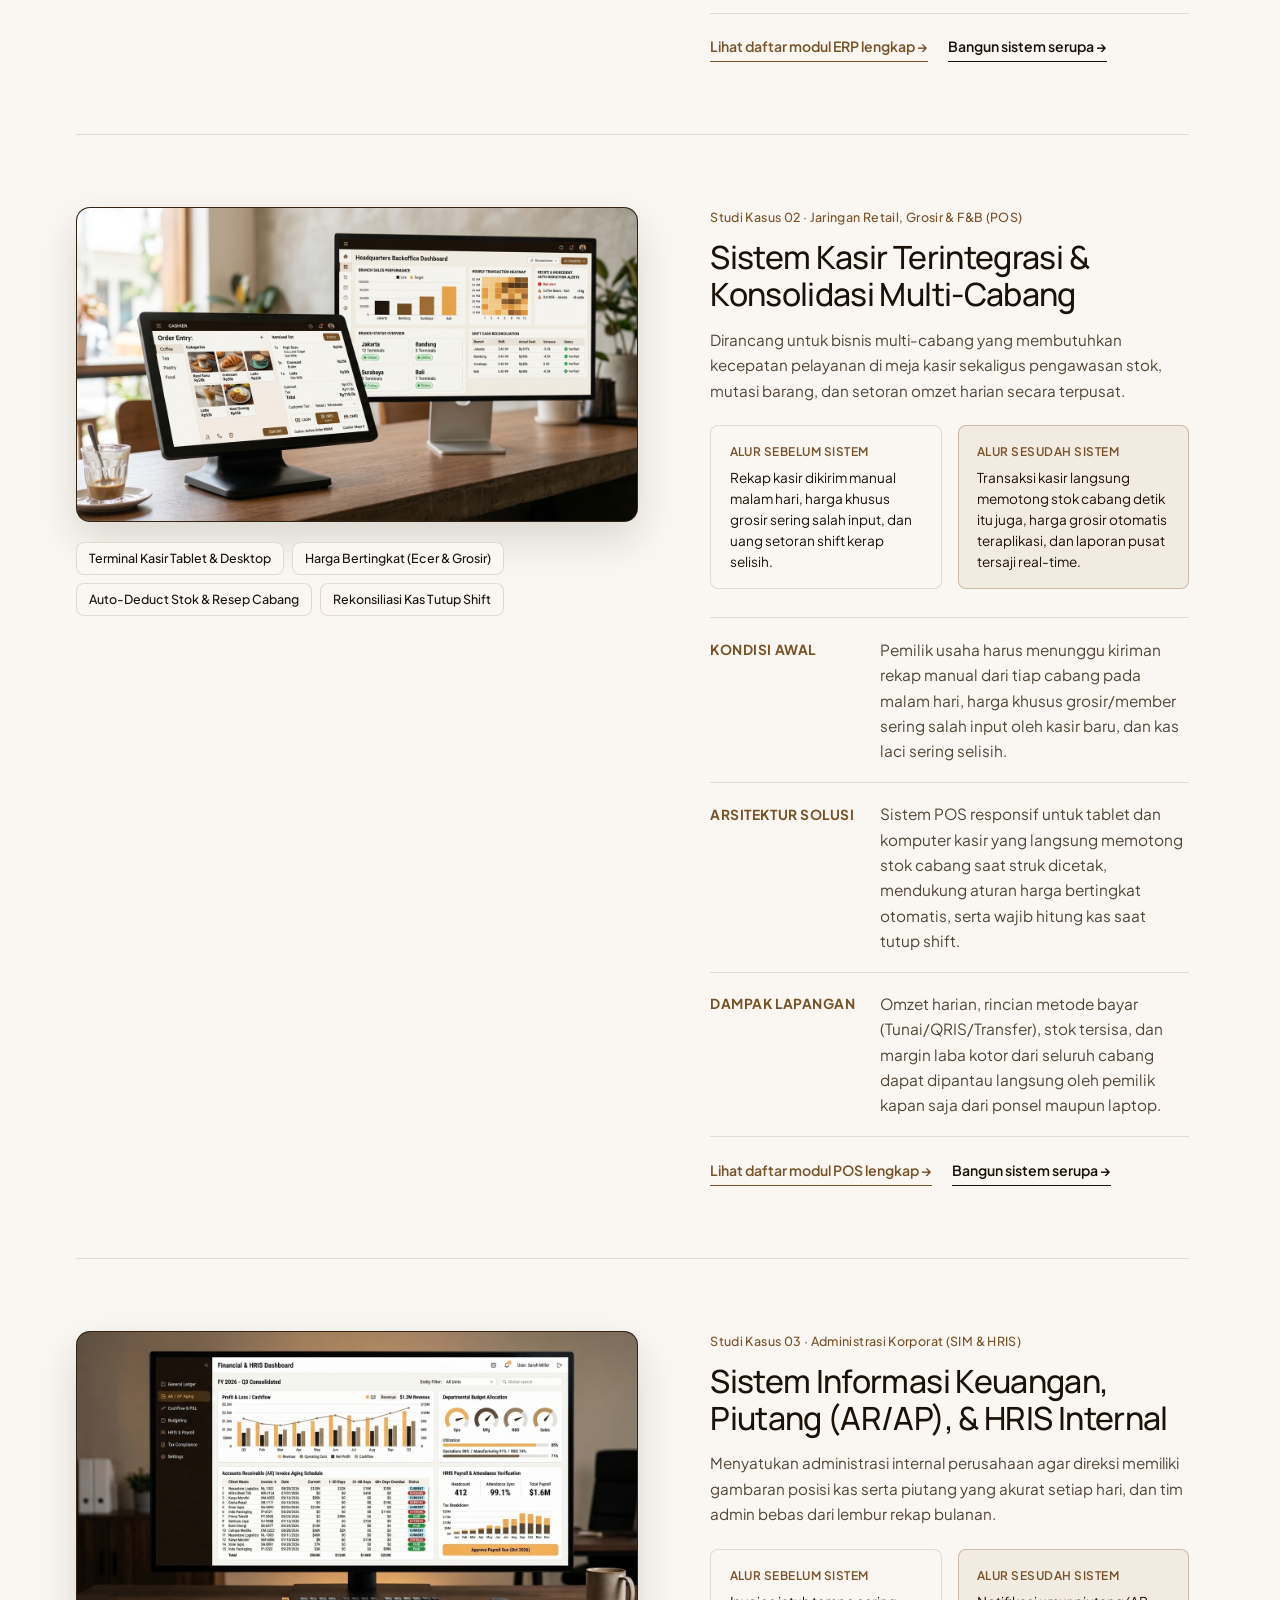
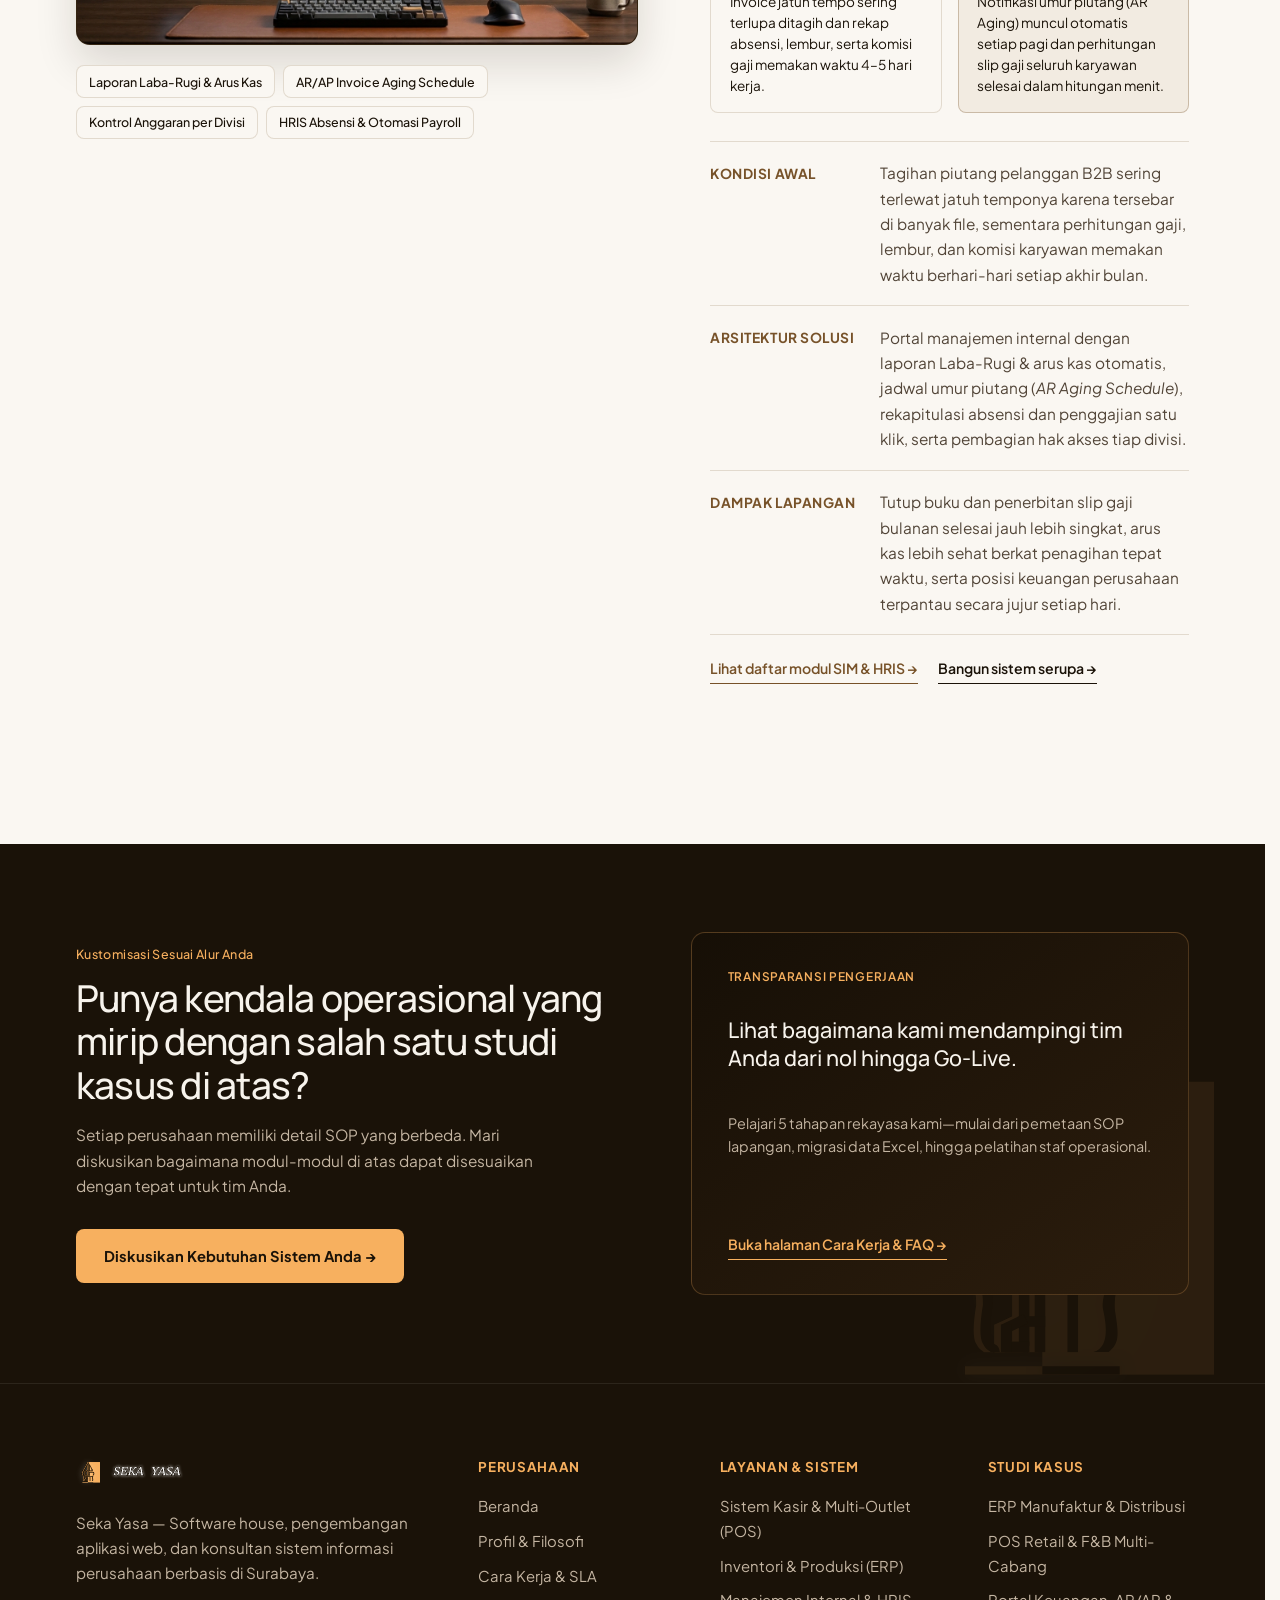
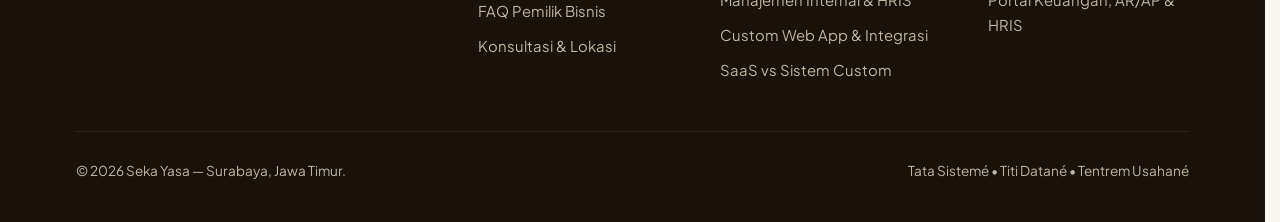
<file: projects.html>
<!DOCTYPE html>
<html lang="id">
<head>
  <meta charset="UTF-8" />
  <meta name="viewport" content="width=device-width, initial-scale=1.0" />
  <title>Studi Kasus &amp; Karya Sistem — Seka Yasa Software House Surabaya</title>
  <meta name="description" content="Studi kasus mendalam sistem yang dikembangkan Seka Yasa Surabaya: Inventori & Produksi (ERP), Sistem Kasir (POS) Multi-Cabang, serta Manajemen Keuangan & HRIS." />
  <link rel="icon" type="image/svg+xml" href="assets/logo-mark.svg" />
  <link rel="preconnect" href="https://fonts.googleapis.com" />
  <link rel="preconnect" href="https://fonts.gstatic.com" crossorigin />
  <link href="https://fonts.googleapis.com/css2?family=Manrope:wght@400;500;600&family=Plus+Jakarta+Sans:wght@400;500;600&display=swap" rel="stylesheet" />
  <link rel="stylesheet" href="styles.css" />
</head>
<body>
  <!-- SHARED NAVBAR (RENDERED AUTOMATICALLY BY app.js) -->
  <div id="seka-navbar"></div>

  <main>
    <!-- PAGE HEADER -->
    <section class="inner-header">
      <img src="assets/logo-mark.svg" alt="" class="hero-gunungan-bg" aria-hidden="true" />
      <div class="container inner-header-grid reveal-on-scroll is-visible">
        <div>
          <span class="section-index section-index-light">Studi Kasus &amp; Sistem</span>
          <h1>Bedah arsitektur dan dampak operasional dari sistem yang kami bangun.</h1>
        </div>
        <p>
          Setiap studi kasus di bawah ini merinci kondisi awal sebelum digitalisasi, arsitektur modul yang diterapkan, serta perubahan nyata pada alur kerja harian klien.
        </p>
      </div>
    </section>

    <!-- FILTERABLE DEEP CASE STUDIES -->
    <section class="inner-content">
      <div class="container">
        <!-- Interactive Category Filter Pills -->
        <div class="case-filter-bar reveal-on-scroll is-visible" role="tablist" aria-label="Filter Kategori Studi Kasus">
          <button type="button" class="case-filter-btn active" data-case-filter="all">Semua Studi Kasus (3)</button>
          <button type="button" class="case-filter-btn" data-case-filter="erp">Inventori &amp; Produksi (ERP)</button>
          <button type="button" class="case-filter-btn" data-case-filter="pos">Sistem Kasir (POS) Multi-Cabang</button>
          <button type="button" class="case-filter-btn" data-case-filter="sim">Manajemen Keuangan &amp; HRIS</button>
        </div>

        <!-- ==============================================================
             PROYEK 01: ERP GUDANG, PEMBELIAN & PRODUKSI
             ============================================================== -->
        <article class="project-row-block reveal-on-scroll" id="erp" data-case-cat="erp">
          <div>
            <div class="showcase-media" style="margin-bottom: 1.25rem;">
              <img src="assets/erp-complex-v2.jpg" alt="Sistem Inventori & Produksi (ERP)" />
            </div>
            <ul class="scope-list">
              <li>Multi-Warehouse &amp; Rack Tracking</li>
              <li>Purchase Order (PO) Workflow</li>
              <li>Bill of Materials (BOM) &amp; Work Order</li>
              <li>Kalkulasi HPP Aktual per Batch</li>
            </ul>
          </div>

          <div>
            <span class="section-index">Studi Kasus 01 · Manufaktur &amp; Distribusi (ERP)</span>
            <h2 class="split-title" style="font-size: 2rem;">Sistem ERP Gudang, Pembelian Supplier &amp; Produksi</h2>
            <p class="split-desc">
              Dibangun untuk perusahaan yang membutuhkan keterhubungan data secara utuh antara pembelian bahan baku ke supplier, posisi stok lintas gudang, hingga perhitungan biaya produksi barang jadi.
            </p>

            <div class="before-after-strip">
              <div class="ba-box ba-before">
                <span class="ba-label">Alur Sebelum Sistem</span>
                <p>PO supplier via chat, kartu stok gudang di Excel terpisah, dan HPP produksi baru dihitung manual setiap akhir bulan.</p>
              </div>
              <div class="ba-box ba-after">
                <span class="ba-label">Alur Sesudah Sistem</span>
                <p>PO otomatis memotong kuota anggaran, penerimaan barang menambah stok rak, dan Work Order langsung menghitung HPP.</p>
              </div>
            </div>

            <div class="project-detail-table">
              <div class="detail-line">
                <strong>Kondisi Awal</strong>
                <span>Pencatatan stok gudang, surat pesanan (PO), dan pemakaian bahan produksi masih terpisah di Excel sehingga sering terjadi selisih stok fisik dan keterlambatan belanja bahan baku.</span>
              </div>
              <div class="detail-line">
                <strong>Arsitektur Solusi</strong>
                <span>Aplikasi web ERP terpusat dengan modul persetujuan PO berjenjang, pemotongan bahan baku otomatis berdasarkan resep produksi (BOM), pelacakan nomor batch, serta pengingat stok minimum.</span>
              </div>
              <div class="detail-line">
                <strong>Dampak Lapangan</strong>
                <span>Alur keluar-masuk barang terlacak jelas per lokasi gudang, proses stok opname jauh lebih singkat, dan Harga Pokok Produksi (HPP) terhitung otomatis setiap produksi selesai.</span>
              </div>
            </div>

            <div style="margin-top: 1.35rem; display: flex; gap: 1.25rem; flex-wrap: wrap;">
              <a href="services.html#erp" class="link-arrow" style="margin-top: 0;">Lihat daftar modul ERP lengkap →</a>
              <a href="contact.html" class="link-arrow" style="margin-top: 0; color: var(--text-primary); border-color: var(--text-primary);">Bangun sistem serupa →</a>
            </div>
          </div>
        </article>

        <!-- ==============================================================
             PROYEK 02: POS & BACKOFFICE MULTI-CABANG
             ============================================================== -->
        <article class="project-row-block reveal-on-scroll" id="pos" data-case-cat="pos">
          <div>
            <div class="showcase-media" style="margin-bottom: 1.25rem;">
              <img src="assets/pos-complex-v2.jpg" alt="Sistem Kasir (POS) Multi-Cabang" />
            </div>
            <ul class="scope-list">
              <li>Terminal Kasir Tablet &amp; Desktop</li>
              <li>Harga Bertingkat (Ecer &amp; Grosir)</li>
              <li>Auto-Deduct Stok &amp; Resep Cabang</li>
              <li>Rekonsiliasi Kas Tutup Shift</li>
            </ul>
          </div>

          <div>
            <span class="section-index">Studi Kasus 02 · Jaringan Retail, Grosir &amp; F&amp;B (POS)</span>
            <h2 class="split-title" style="font-size: 2rem;">Sistem Kasir Terintegrasi &amp; Konsolidasi Multi-Cabang</h2>
            <p class="split-desc">
              Dirancang untuk bisnis multi-cabang yang membutuhkan kecepatan pelayanan di meja kasir sekaligus pengawasan stok, mutasi barang, dan setoran omzet harian secara terpusat.
            </p>

            <div class="before-after-strip">
              <div class="ba-box ba-before">
                <span class="ba-label">Alur Sebelum Sistem</span>
                <p>Rekap kasir dikirim manual malam hari, harga khusus grosir sering salah input, dan uang setoran shift kerap selisih.</p>
              </div>
              <div class="ba-box ba-after">
                <span class="ba-label">Alur Sesudah Sistem</span>
                <p>Transaksi kasir langsung memotong stok cabang detik itu juga, harga grosir otomatis teraplikasi, dan laporan pusat tersaji real-time.</p>
              </div>
            </div>

            <div class="project-detail-table">
              <div class="detail-line">
                <strong>Kondisi Awal</strong>
                <span>Pemilik usaha harus menunggu kiriman rekap manual dari tiap cabang pada malam hari, harga khusus grosir/member sering salah input oleh kasir baru, dan kas laci sering selisih.</span>
              </div>
              <div class="detail-line">
                <strong>Arsitektur Solusi</strong>
                <span>Sistem POS responsif untuk tablet dan komputer kasir yang langsung memotong stok cabang saat struk dicetak, mendukung aturan harga bertingkat otomatis, serta wajib hitung kas saat tutup shift.</span>
              </div>
              <div class="detail-line">
                <strong>Dampak Lapangan</strong>
                <span>Omzet harian, rincian metode bayar (Tunai/QRIS/Transfer), stok tersisa, dan margin laba kotor dari seluruh cabang dapat dipantau langsung oleh pemilik kapan saja dari ponsel maupun laptop.</span>
              </div>
            </div>

            <div style="margin-top: 1.35rem; display: flex; gap: 1.25rem; flex-wrap: wrap;">
              <a href="services.html#pos" class="link-arrow" style="margin-top: 0;">Lihat daftar modul POS lengkap →</a>
              <a href="contact.html" class="link-arrow" style="margin-top: 0; color: var(--text-primary); border-color: var(--text-primary);">Bangun sistem serupa →</a>
            </div>
          </div>
        </article>

        <!-- ==============================================================
             PROYEK 03: MANAJEMEN INTERNAL (KEUANGAN, AR/AP & HRIS)
             ============================================================== -->
        <article class="project-row-block reveal-on-scroll" id="sim" data-case-cat="sim">
          <div>
            <div class="showcase-media" style="margin-bottom: 1.25rem;">
              <img src="assets/sim-complex-v2.jpg" alt="Sistem Informasi Manajemen Keuangan, Piutang (AR/AP) & HRIS Payroll" />
            </div>
            <ul class="scope-list">
              <li>Laporan Laba-Rugi &amp; Arus Kas</li>
              <li>AR/AP Invoice Aging Schedule</li>
              <li>Kontrol Anggaran per Divisi</li>
              <li>HRIS Absensi &amp; Otomasi Payroll</li>
            </ul>
          </div>

          <div>
            <span class="section-index">Studi Kasus 03 · Administrasi Korporat (SIM &amp; HRIS)</span>
            <h2 class="split-title" style="font-size: 2rem;">Sistem Informasi Keuangan, Piutang (AR/AP), &amp; HRIS Internal</h2>
            <p class="split-desc">
              Menyatukan administrasi internal perusahaan agar direksi memiliki gambaran posisi kas serta piutang yang akurat setiap hari, dan tim admin bebas dari lembur rekap bulanan.
            </p>

            <div class="before-after-strip">
              <div class="ba-box ba-before">
                <span class="ba-label">Alur Sebelum Sistem</span>
                <p>Invoice jatuh tempo sering terlupa ditagih dan rekap absensi, lembur, serta komisi gaji memakan waktu 4–5 hari kerja.</p>
              </div>
              <div class="ba-box ba-after">
                <span class="ba-label">Alur Sesudah Sistem</span>
                <p>Notifikasi umur piutang (AR Aging) muncul otomatis setiap pagi dan perhitungan slip gaji seluruh karyawan selesai dalam hitungan menit.</p>
              </div>
            </div>

            <div class="project-detail-table">
              <div class="detail-line">
                <strong>Kondisi Awal</strong>
                <span>Tagihan piutang pelanggan B2B sering terlewat jatuh temponya karena tersebar di banyak file, sementara perhitungan gaji, lembur, dan komisi karyawan memakan waktu berhari-hari setiap akhir bulan.</span>
              </div>
              <div class="detail-line">
                <strong>Arsitektur Solusi</strong>
                <span>Portal manajemen internal dengan laporan Laba-Rugi &amp; arus kas otomatis, jadwal umur piutang (<em>AR Aging Schedule</em>), rekapitulasi absensi dan penggajian satu klik, serta pembagian hak akses tiap divisi.</span>
              </div>
              <div class="detail-line">
                <strong>Dampak Lapangan</strong>
                <span>Tutup buku dan penerbitan slip gaji bulanan selesai jauh lebih singkat, arus kas lebih sehat berkat penagihan tepat waktu, serta posisi keuangan perusahaan terpantau secara jujur setiap hari.</span>
              </div>
            </div>

            <div style="margin-top: 1.35rem; display: flex; gap: 1.25rem; flex-wrap: wrap;">
              <a href="services.html#sim" class="link-arrow" style="margin-top: 0;">Lihat daftar modul SIM &amp; HRIS →</a>
              <a href="contact.html" class="link-arrow" style="margin-top: 0; color: var(--text-primary); border-color: var(--text-primary);">Bangun sistem serupa →</a>
            </div>
          </div>
        </article>

      </div>
    </section>

    <!-- CLOSING CTA -->
    <section class="full-stage stage-closing" style="min-height: auto; padding: 5.5rem 0;">
      <img src="assets/logo-mark.svg" alt="" class="closing-watermark" aria-hidden="true" />
      <div class="container closing-grid reveal-on-scroll">
        <div>
          <span class="section-index section-index-light">Kustomisasi Sesuai Alur Anda</span>
          <h2>Punya kendala operasional yang mirip dengan salah satu studi kasus di atas?</h2>
          <p>
            Setiap perusahaan memiliki detail SOP yang berbeda. Mari diskusikan bagaimana modul-modul di atas dapat disesuaikan dengan tepat untuk tim Anda.
          </p>
          <a href="contact.html" class="btn btn-amber btn-lg">Diskusikan Kebutuhan Sistem Anda →</a>
        </div>
        <div class="bento-card bento-dark" style="justify-content: center;">
          <span class="bento-eyebrow">Transparansi Pengerjaan</span>
          <h3 style="color: var(--text-on-dark);">Lihat bagaimana kami mendampingi tim Anda dari nol hingga Go-Live.</h3>
          <p style="margin-top: 0.5rem;">
            Pelajari 5 tahapan rekayasa kami—mulai dari pemetaan SOP lapangan, migrasi data Excel, hingga pelatihan staf operasional.
          </p>
          <div style="margin-top: 1.25rem;">
            <a href="process.html" class="link-arrow" style="color: var(--amber); border-color: var(--amber);">Buka halaman Cara Kerja &amp; FAQ →</a>
          </div>
        </div>
      </div>
    </section>
  </main>

  <!-- SHARED FOOTER (RENDERED AUTOMATICALLY BY app.js) -->
  <div id="seka-footer"></div>

  <script src="app.js"></script>
</body>
</html>
</file>
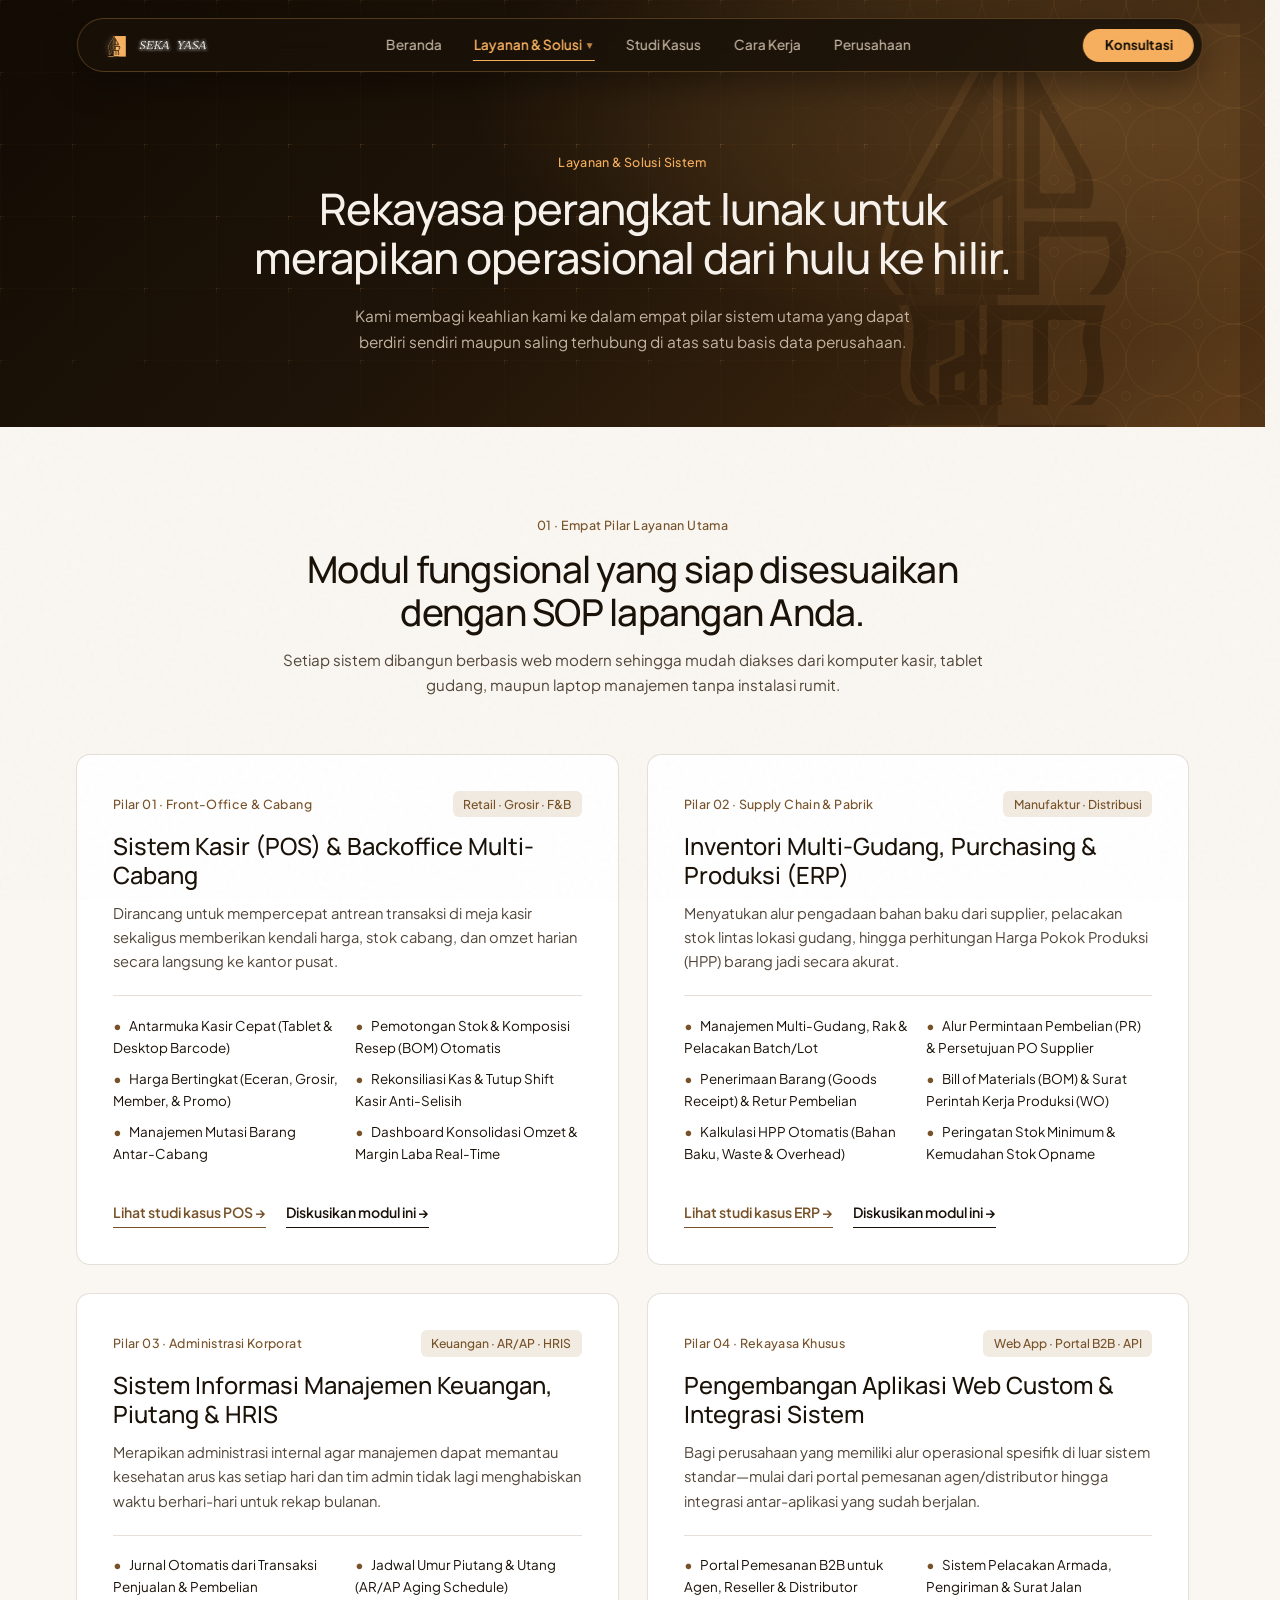
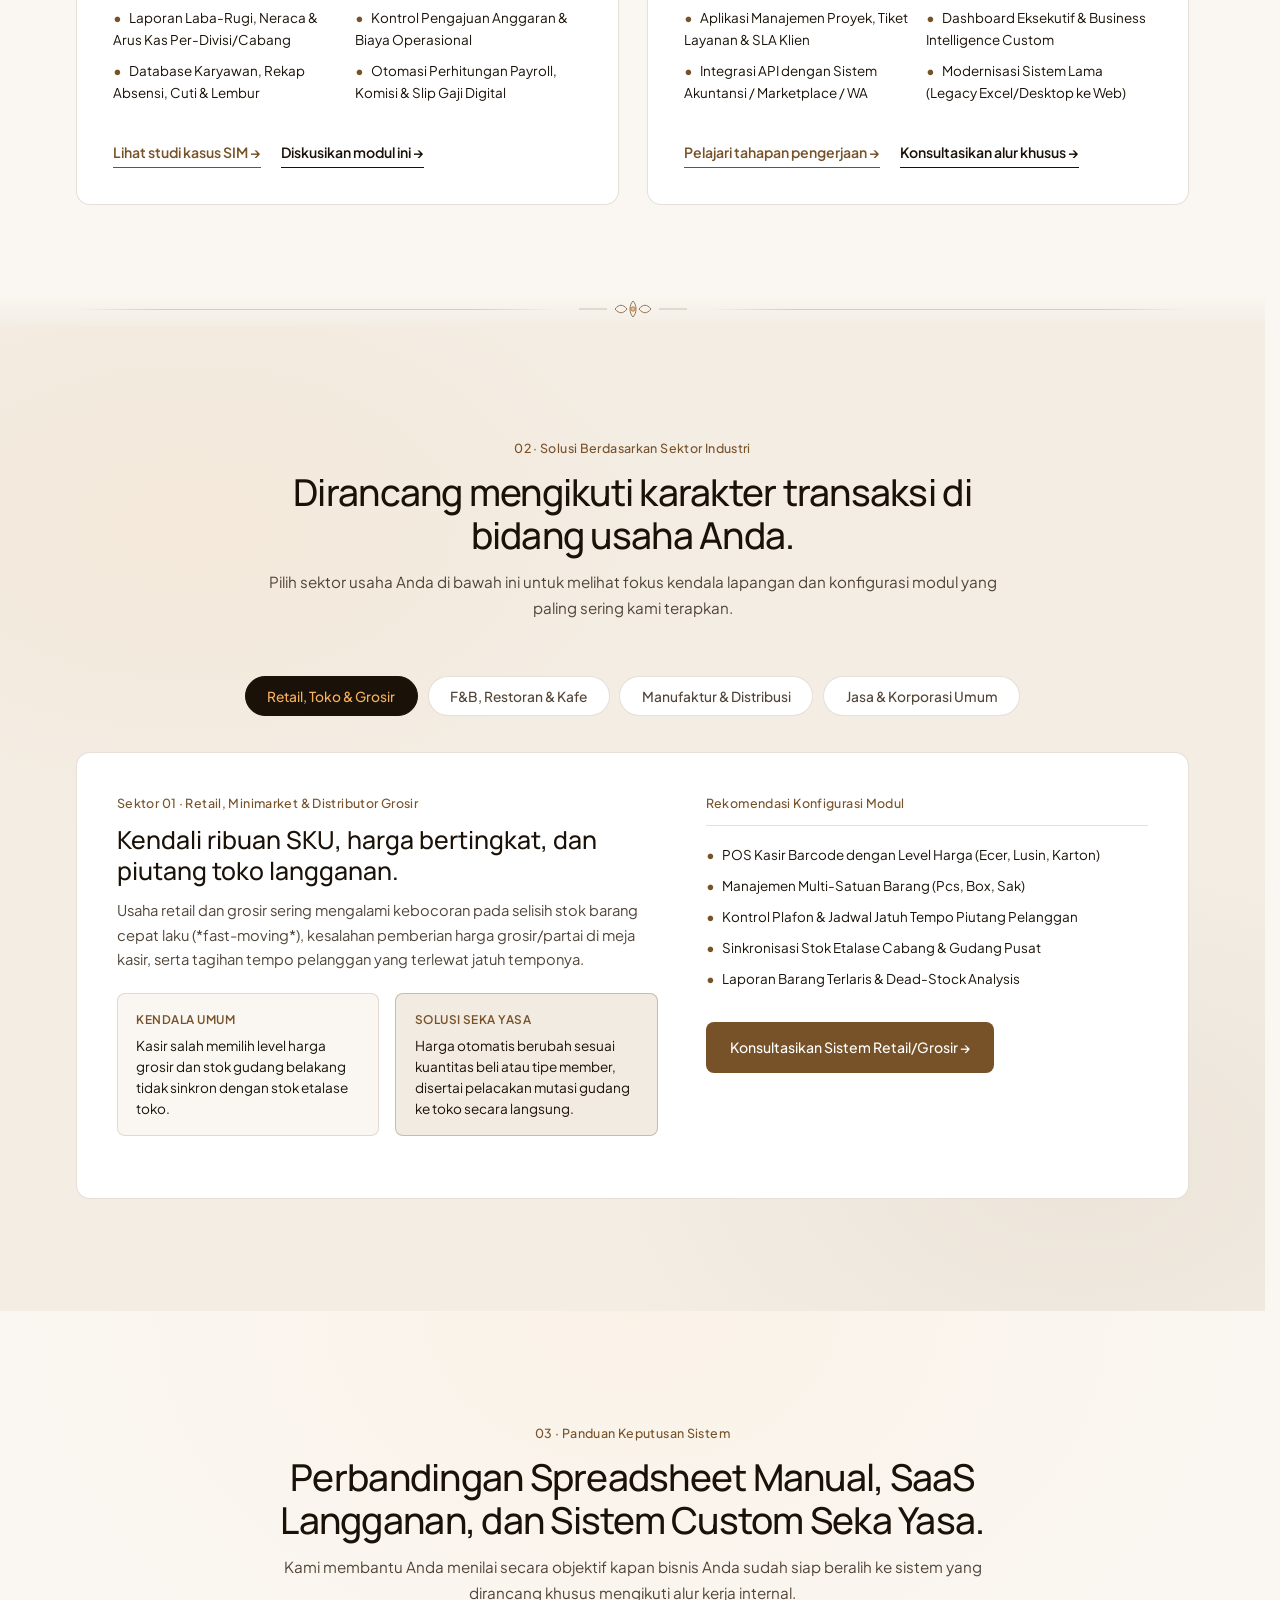
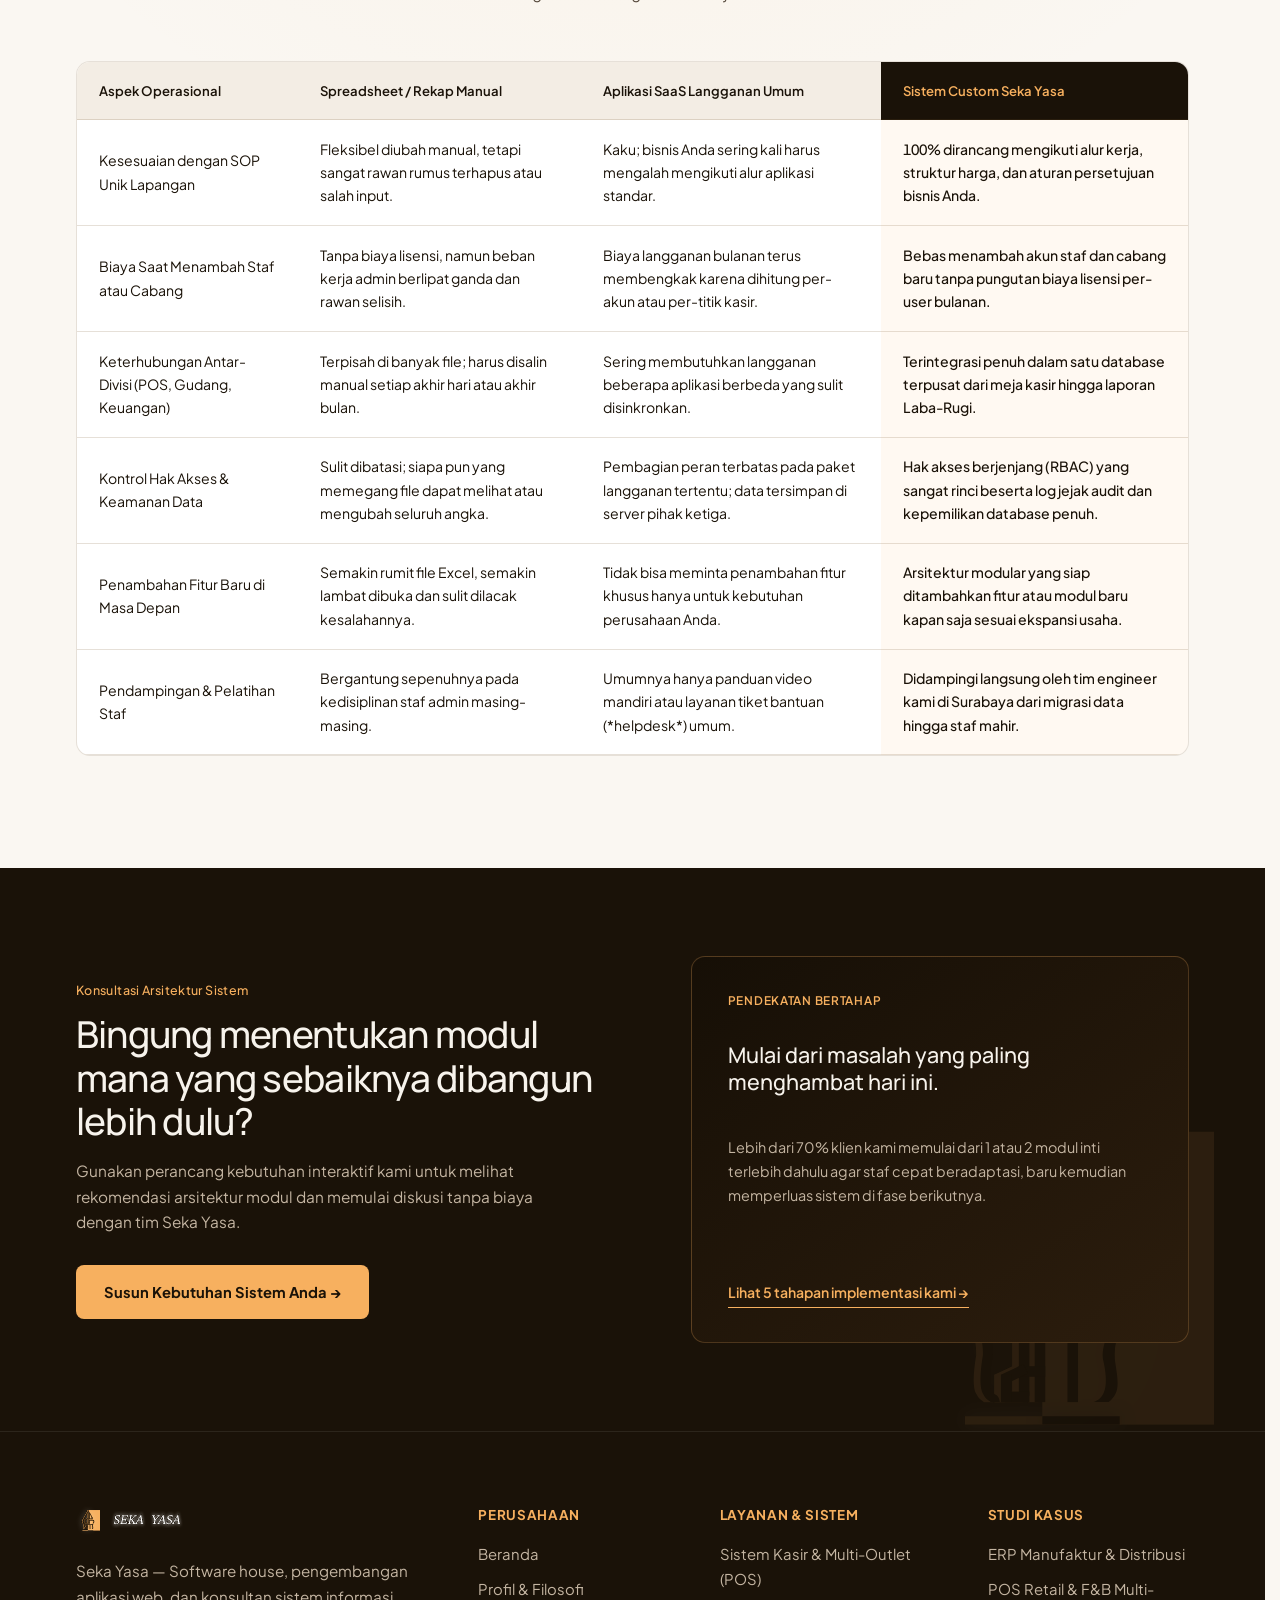
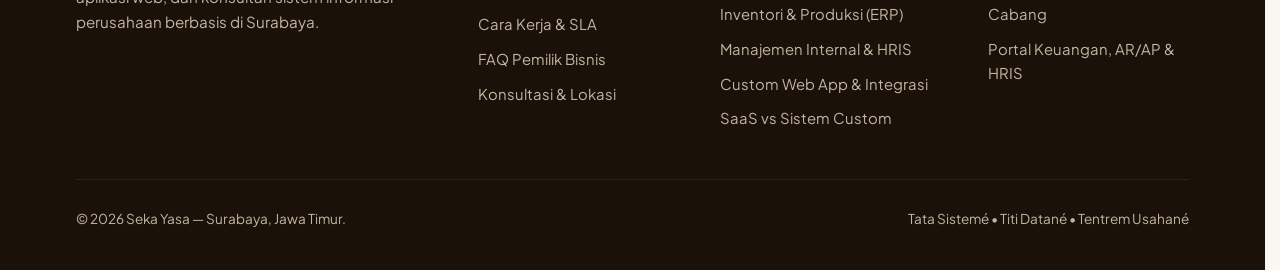
<file: services.html>
<!DOCTYPE html>
<html lang="id">
<head>
  <meta charset="UTF-8" />
  <meta name="viewport" content="width=device-width, initial-scale=1.0" />
  <title>Layanan &amp; Solusi Sistem — Seka Yasa Software House Surabaya</title>
  <meta name="description" content="Layanan rekayasa perangkat lunak Seka Yasa Surabaya: Sistem Kasir (POS) Multi-Cabang, ERP Gudang & Produksi, Sistem Informasi Manajemen Keuangan & HRIS, serta Web App Custom." />
  <link rel="icon" type="image/svg+xml" href="assets/logo-mark.svg" />
  <link rel="preconnect" href="https://fonts.googleapis.com" />
  <link rel="preconnect" href="https://fonts.gstatic.com" crossorigin />
  <link href="https://fonts.googleapis.com/css2?family=Manrope:wght@400;500;600&family=Plus+Jakarta+Sans:wght@400;500;600&display=swap" rel="stylesheet" />
  <link rel="stylesheet" href="styles.css" />
</head>
<body>
  <!-- SHARED NAVBAR (RENDERED AUTOMATICALLY BY app.js) -->
  <div id="seka-navbar"></div>

  <main>
    <!-- PAGE HEADER -->
    <section class="inner-header">
      <img src="assets/logo-mark.svg" alt="" class="hero-gunungan-bg" aria-hidden="true" />
      <div class="container inner-header-grid reveal-on-scroll is-visible">
        <div>
          <span class="section-index section-index-light">Layanan &amp; Solusi Sistem</span>
          <h1>Rekayasa perangkat lunak untuk merapikan operasional dari hulu ke hilir.</h1>
        </div>
        <p>
          Kami membagi keahlian kami ke dalam empat pilar sistem utama yang dapat berdiri sendiri maupun saling terhubung di atas satu basis data perusahaan.
        </p>
      </div>
    </section>

    <!-- ==================================================================
         BAGIAN 1: 4 PILAR LAYANAN REKAYASA SISTEM
         ================================================================== -->
    <section class="inner-content">
      <div class="container">
        <div class="centered-header reveal-on-scroll">
          <span class="section-index">01 · Empat Pilar Layanan Utama</span>
          <h2 class="split-title">Modul fungsional yang siap disesuaikan dengan SOP lapangan Anda.</h2>
          <p class="split-desc">
            Setiap sistem dibangun berbasis web modern sehingga mudah diakses dari komputer kasir, tablet gudang, maupun laptop manajemen tanpa instalasi rumit.
          </p>
        </div>

        <div class="services-pillars-grid">
          <!-- Pilar 01: POS -->
          <article class="service-pillar-card reveal-on-scroll" id="pos">
            <div class="service-pillar-meta">
              <span class="section-index" style="margin-bottom: 0;">Pilar 01 · Front-Office &amp; Cabang</span>
              <span class="problem-scope">Retail · Grosir · F&amp;B</span>
            </div>
            <h2>Sistem Kasir (POS) &amp; Backoffice Multi-Cabang</h2>
            <p>
              Dirancang untuk mempercepat antrean transaksi di meja kasir sekaligus memberikan kendali harga, stok cabang, dan omzet harian secara langsung ke kantor pusat.
            </p>
            <ul class="module-check-list">
              <li>Antarmuka Kasir Cepat (Tablet &amp; Desktop Barcode)</li>
              <li>Pemotongan Stok &amp; Komposisi Resep (BOM) Otomatis</li>
              <li>Harga Bertingkat (Eceran, Grosir, Member, &amp; Promo)</li>
              <li>Rekonsiliasi Kas &amp; Tutup Shift Kasir Anti-Selisih</li>
              <li>Manajemen Mutasi Barang Antar-Cabang</li>
              <li>Dashboard Konsolidasi Omzet &amp; Margin Laba Real-Time</li>
            </ul>
            <div style="margin-top: auto; padding-top: 0.75rem; display: flex; gap: 1.25rem; flex-wrap: wrap;">
              <a href="projects.html#pos" class="link-arrow" style="margin-top: 0;">Lihat studi kasus POS →</a>
              <a href="contact.html" class="link-arrow" style="margin-top: 0; color: var(--text-primary); border-color: var(--text-primary);">Diskusikan modul ini →</a>
            </div>
          </article>

          <!-- Pilar 02: ERP -->
          <article class="service-pillar-card reveal-on-scroll delay-1" id="erp">
            <div class="service-pillar-meta">
              <span class="section-index" style="margin-bottom: 0;">Pilar 02 · Supply Chain &amp; Pabrik</span>
              <span class="problem-scope">Manufaktur · Distribusi</span>
            </div>
            <h2>Inventori Multi-Gudang, Purchasing &amp; Produksi (ERP)</h2>
            <p>
              Menyatukan alur pengadaan bahan baku dari supplier, pelacakan stok lintas lokasi gudang, hingga perhitungan Harga Pokok Produksi (HPP) barang jadi secara akurat.
            </p>
            <ul class="module-check-list">
              <li>Manajemen Multi-Gudang, Rak &amp; Pelacakan Batch/Lot</li>
              <li>Alur Permintaan Pembelian (PR) &amp; Persetujuan PO Supplier</li>
              <li>Penerimaan Barang (Goods Receipt) &amp; Retur Pembelian</li>
              <li>Bill of Materials (BOM) &amp; Surat Perintah Kerja Produksi (WO)</li>
              <li>Kalkulasi HPP Otomatis (Bahan Baku, Waste &amp; Overhead)</li>
              <li>Peringatan Stok Minimum &amp; Kemudahan Stok Opname</li>
            </ul>
            <div style="margin-top: auto; padding-top: 0.75rem; display: flex; gap: 1.25rem; flex-wrap: wrap;">
              <a href="projects.html#erp" class="link-arrow" style="margin-top: 0;">Lihat studi kasus ERP →</a>
              <a href="contact.html" class="link-arrow" style="margin-top: 0; color: var(--text-primary); border-color: var(--text-primary);">Diskusikan modul ini →</a>
            </div>
          </article>

          <!-- Pilar 03: SIM -->
          <article class="service-pillar-card reveal-on-scroll" id="sim">
            <div class="service-pillar-meta">
              <span class="section-index" style="margin-bottom: 0;">Pilar 03 · Administrasi Korporat</span>
              <span class="problem-scope">Keuangan · AR/AP · HRIS</span>
            </div>
            <h2>Sistem Informasi Manajemen Keuangan, Piutang &amp; HRIS</h2>
            <p>
              Merapikan administrasi internal agar manajemen dapat memantau kesehatan arus kas setiap hari dan tim admin tidak lagi menghabiskan waktu berhari-hari untuk rekap bulanan.
            </p>
            <ul class="module-check-list">
              <li>Jurnal Otomatis dari Transaksi Penjualan &amp; Pembelian</li>
              <li>Jadwal Umur Piutang &amp; Utang (AR/AP Aging Schedule)</li>
              <li>Laporan Laba-Rugi, Neraca &amp; Arus Kas Per-Divisi/Cabang</li>
              <li>Kontrol Pengajuan Anggaran &amp; Biaya Operasional</li>
              <li>Database Karyawan, Rekap Absensi, Cuti &amp; Lembur</li>
              <li>Otomasi Perhitungan Payroll, Komisi &amp; Slip Gaji Digital</li>
            </ul>
            <div style="margin-top: auto; padding-top: 0.75rem; display: flex; gap: 1.25rem; flex-wrap: wrap;">
              <a href="projects.html#sim" class="link-arrow" style="margin-top: 0;">Lihat studi kasus SIM →</a>
              <a href="contact.html" class="link-arrow" style="margin-top: 0; color: var(--text-primary); border-color: var(--text-primary);">Diskusikan modul ini →</a>
            </div>
          </article>

          <!-- Pilar 04: Custom Web App -->
          <article class="service-pillar-card reveal-on-scroll delay-1" id="custom">
            <div class="service-pillar-meta">
              <span class="section-index" style="margin-bottom: 0;">Pilar 04 · Rekayasa Khusus</span>
              <span class="problem-scope">Web App · Portal B2B · API</span>
            </div>
            <h2>Pengembangan Aplikasi Web Custom &amp; Integrasi Sistem</h2>
            <p>
              Bagi perusahaan yang memiliki alur operasional spesifik di luar sistem standar—mulai dari portal pemesanan agen/distributor hingga integrasi antar-aplikasi yang sudah berjalan.
            </p>
            <ul class="module-check-list">
              <li>Portal Pemesanan B2B untuk Agen, Reseller &amp; Distributor</li>
              <li>Sistem Pelacakan Armada, Pengiriman &amp; Surat Jalan</li>
              <li>Aplikasi Manajemen Proyek, Tiket Layanan &amp; SLA Klien</li>
              <li>Dashboard Eksekutif &amp; Business Intelligence Custom</li>
              <li>Integrasi API dengan Sistem Akuntansi / Marketplace / WA</li>
              <li>Modernisasi Sistem Lama (Legacy Excel/Desktop ke Web)</li>
            </ul>
            <div style="margin-top: auto; padding-top: 0.75rem; display: flex; gap: 1.25rem; flex-wrap: wrap;">
              <a href="process.html" class="link-arrow" style="margin-top: 0;">Pelajari tahapan pengerjaan →</a>
              <a href="contact.html" class="link-arrow" style="margin-top: 0; color: var(--text-primary); border-color: var(--text-primary);">Konsultasikan alur khusus →</a>
            </div>
          </article>
        </div>
      </div>
    </section>

    <!-- KAWUNG MONOLINE ARCHITECTURAL SEAM -->
    <div class="kawung-seam seam-alt" aria-hidden="true">
      <div class="container kawung-seam-inner">
        <span class="kawung-hairline"></span>
        <svg class="kawung-motif" width="108" height="22" viewBox="0 0 108 22" fill="none" xmlns="http://www.w3.org/2000/svg">
          <line x1="0" y1="11" x2="28" y2="11" stroke="currentColor" stroke-width="0.9" stroke-opacity="0.45"/>
          <path d="M36 11C40 6 44 6 48 11C44 16 40 16 36 11Z" stroke="currentColor" stroke-width="1"/>
          <path d="M54 3C58 7 58 15 54 19C50 15 50 7 54 3Z" stroke="currentColor" stroke-width="1"/>
          <path d="M60 11C64 6 68 6 72 11C68 16 64 16 60 11Z" stroke="currentColor" stroke-width="1"/>
          <circle cx="54" cy="11" r="2.2" fill="#F7B05F" stroke="currentColor" stroke-width="0.8"/>
          <line x1="80" y1="11" x2="108" y2="11" stroke="currentColor" stroke-width="0.9" stroke-opacity="0.45"/>
        </svg>
        <span class="kawung-hairline"></span>
      </div>
    </div>

    <!-- ==================================================================
         BAGIAN 2: INTERACTIVE INDUSTRY SOLUTIONS SWITCHER
         ================================================================== -->
    <section class="full-stage stage-showcases" id="sektor-industri" style="min-height: auto;">
      <div class="container">
        <div class="centered-header reveal-on-scroll">
          <span class="section-index">02 · Solusi Berdasarkan Sektor Industri</span>
          <h2 class="split-title">Dirancang mengikuti karakter transaksi di bidang usaha Anda.</h2>
          <p class="split-desc">
            Pilih sektor usaha Anda di bawah ini untuk melihat fokus kendala lapangan dan konfigurasi modul yang paling sering kami terapkan.
          </p>
        </div>

        <div class="industry-switcher-bar reveal-on-scroll">
          <button type="button" class="industry-tab-btn active" data-ind-tab="retail">Retail, Toko &amp; Grosir</button>
          <button type="button" class="industry-tab-btn" data-ind-tab="fnb">F&amp;B, Restoran &amp; Kafe</button>
          <button type="button" class="industry-tab-btn" data-ind-tab="manufaktur">Manufaktur &amp; Distribusi</button>
          <button type="button" class="industry-tab-btn" data-ind-tab="jasa">Jasa &amp; Korporasi Umum</button>
        </div>

        <!-- Panel 1: Retail & Grosir -->
        <div class="industry-detail-box active" data-ind-panel="retail">
          <div>
            <span class="section-index">Sektor 01 · Retail, Minimarket &amp; Distributor Grosir</span>
            <h3>Kendali ribuan SKU, harga bertingkat, dan piutang toko langganan.</h3>
            <p>
              Usaha retail dan grosir sering mengalami kebocoran pada selisih stok barang cepat laku (*fast-moving*), kesalahan pemberian harga grosir/partai di meja kasir, serta tagihan tempo pelanggan yang terlewat jatuh temponya.
            </p>
            <div class="before-after-strip">
              <div class="ba-box ba-before">
                <span class="ba-label">Kendala Umum</span>
                <p>Kasir salah memilih level harga grosir dan stok gudang belakang tidak sinkron dengan stok etalase toko.</p>
              </div>
              <div class="ba-box ba-after">
                <span class="ba-label">Solusi Seka Yasa</span>
                <p>Harga otomatis berubah sesuai kuantitas beli atau tipe member, disertai pelacakan mutasi gudang ke toko secara langsung.</p>
              </div>
            </div>
          </div>
          <div>
            <span class="section-index">Rekomendasi Konfigurasi Modul</span>
            <ul class="module-check-list" style="grid-template-columns: 1fr;">
              <li>POS Kasir Barcode dengan Level Harga (Ecer, Lusin, Karton)</li>
              <li>Manajemen Multi-Satuan Barang (Pcs, Box, Sak)</li>
              <li>Kontrol Plafon &amp; Jadwal Jatuh Tempo Piutang Pelanggan</li>
              <li>Sinkronisasi Stok Etalase Cabang &amp; Gudang Pusat</li>
              <li>Laporan Barang Terlaris &amp; Dead-Stock Analysis</li>
            </ul>
            <a href="contact.html" class="btn btn-soga" style="margin-top: 0.5rem;">Konsultasikan Sistem Retail/Grosir →</a>
          </div>
        </div>

        <!-- Panel 2: F&B -->
        <div class="industry-detail-box" data-ind-panel="fnb">
          <div>
            <span class="section-index">Sektor 02 · F&amp;B, Jaringan Kafe, Restoran &amp; Cloud Kitchen</span>
            <h3>Takaran resep (BOM) presisi dan pantauan HPP bahan baku dapur.</h3>
            <p>
              Di bisnis F&amp;B, omzet tinggi sering tidak sebanding dengan laba bersih karena pemakaian bahan baku dapur (*food cost*) tidak terukur dan pengiriman bahan dari dapur pusat (*central kitchen*) ke cabang masih dicatat manual.
            </p>
            <div class="before-after-strip">
              <div class="ba-box ba-before">
                <span class="ba-label">Kendala Umum</span>
                <p>Penjualan menu tercatat, tetapi sisa stok kopi, susu, atau bahan dapur sering habis mendadak atau selisih jauh.</p>
              </div>
              <div class="ba-box ba-after">
                <span class="ba-label">Solusi Seka Yasa</span>
                <p>Setiap pesanan menu otomatis memotong gramasi bahan baku sesuai resep (BOM) dan memantau persentase COGS/HPP harian.</p>
              </div>
            </div>
          </div>
          <div>
            <span class="section-index">Rekomendasi Konfigurasi Modul</span>
            <ul class="module-check-list" style="grid-template-columns: 1fr;">
              <li>POS F&amp;B (Dine-In, Takeaway, Modifier Menu &amp; Split Bill)</li>
              <li>Pemotongan Bahan Baku Otomatis Berbasis Resep (Recipe BOM)</li>
              <li>Manajemen Produksi Dapur Pusat (Central Kitchen) &amp; Distribusi Cabang</li>
              <li>Pencatatan Barang Rusak / Waste &amp; Stok Opname Harian</li>
              <li>Rekonsiliasi Pembayaran Tunai, QRIS, Transfer &amp; Komisi Ojek Online</li>
            </ul>
            <a href="contact.html" class="btn btn-soga" style="margin-top: 0.5rem;">Konsultasikan Sistem F&amp;B →</a>
          </div>
        </div>

        <!-- Panel 3: Manufaktur -->
        <div class="industry-detail-box" data-ind-panel="manufaktur">
          <div>
            <span class="section-index">Sektor 03 · Pabrik Manufaktur, Workshop &amp; Perakitan</span>
            <h3>Keterlacakan penuh dari PO bahan mentah hingga barang jadi siap kirim.</h3>
            <p>
              Perusahaan manufaktur membutuhkan visibilitas penuh atas stok bahan mentah, barang setengah jadi (*Work in Progress*), efisiensi rendemen produksi, hingga ketepatan jadwal pengiriman pesanan pelanggan B2B.
            </p>
            <div class="before-after-strip">
              <div class="ba-box ba-before">
                <span class="ba-label">Kendala Umum</span>
                <p>HPP baru diketahui akhir bulan dan jadwal produksi sering tertunda karena bahan penolong terlambat dipesan.</p>
              </div>
              <div class="ba-box ba-after">
                <span class="ba-label">Solusi Seka Yasa</span>
                <p>Perencanaan kebutuhan bahan otomatis dari Work Order (WO) dan kalkulasi HPP aktual di setiap batch produksi selesai.</p>
              </div>
            </div>
          </div>
          <div>
            <span class="section-index">Rekomendasi Konfigurasi Modul</span>
            <ul class="module-check-list" style="grid-template-columns: 1fr;">
              <li>Purchasing, PO Approval &amp; Evaluasi Riwayat Harga Supplier</li>
              <li>Multi-Level Bill of Materials (BOM) &amp; Work Order (WO)</li>
              <li>Pelacakan Barang Setengah Jadi (WIP), Waste &amp; Hasil Produksi</li>
              <li>Manajemen Nomor Batch/Lot, Surat Jalan &amp; Pengiriman</li>
              <li>Integrasi Utang Supplier (AP) &amp; Piutang Distributor (AR)</li>
            </ul>
            <a href="contact.html" class="btn btn-soga" style="margin-top: 0.5rem;">Konsultasikan Sistem Manufaktur →</a>
          </div>
        </div>

        <!-- Panel 4: Jasa & Korporasi -->
        <div class="industry-detail-box" data-ind-panel="jasa">
          <div>
            <span class="section-index">Sektor 04 · Perusahaan Jasa, Kontraktor, Keagenan &amp; Korporasi</span>
            <h3>Kontrol anggaran proyek, penagihan termin piutang, dan otomasi HRIS.</h3>
            <p>
              Untuk perusahaan jasa dan korporasi, fokus utama terletak pada ketertiban penagihan invoice ke klien, pengendalian biaya operasional lapangan, serta perhitungan gaji, komisi, dan absensi tim yang akurat.
            </p>
            <div class="before-after-strip">
              <div class="ba-box ba-before">
                <span class="ba-label">Kendala Umum</span>
                <p>Biaya operasional proyek sering melampaui RAB tanpa terdeteksi dini dan rekap komisi/gaji memakan waktu lama.</p>
              </div>
              <div class="ba-box ba-after">
                <span class="ba-label">Solusi Seka Yasa</span>
                <p>Dashboard anggaran vs realisasi biaya per-proyek, pengingat penagihan invoice, serta penggajian otomatis satu klik.</p>
              </div>
            </div>
          </div>
          <div>
            <span class="section-index">Rekomendasi Konfigurasi Modul</span>
            <ul class="module-check-list" style="grid-template-columns: 1fr;">
              <li>Manajemen Penawaran (Quotation), Kontrak &amp; Termin Invoice</li>
              <li>Pelacakan Umur Piutang (AR Aging) &amp; Pengingat Jatuh Tempo</li>
              <li>Kontrol RAB Proyek &amp; Persetujuan Kas Keluar Berjenjang</li>
              <li>HRIS: Absensi, Perhitungan Gaji, Lembur &amp; Komisi Tim</li>
              <li>Laporan Laba-Rugi per Proyek, Divisi, atau Cabang</li>
            </ul>
            <a href="contact.html" class="btn btn-soga" style="margin-top: 0.5rem;">Konsultasikan Sistem Manajemen →</a>
          </div>
        </div>
      </div>
    </section>

    <!-- ==================================================================
         BAGIAN 3: TABEL PERBANDINGAN (MANUAL vs SAAS vs CUSTOM SEKA YASA)
         ================================================================== -->
    <section class="full-stage stage-problems" id="perbandingan" style="min-height: auto;">
      <div class="container">
        <div class="centered-header reveal-on-scroll">
          <span class="section-index">03 · Panduan Keputusan Sistem</span>
          <h2 class="split-title">Perbandingan Spreadsheet Manual, SaaS Langganan, dan Sistem Custom Seka Yasa.</h2>
          <p class="split-desc">
            Kami membantu Anda menilai secara objektif kapan bisnis Anda sudah siap beralih ke sistem yang dirancang khusus mengikuti alur kerja internal.
          </p>
        </div>

        <div class="comparison-table-wrap reveal-on-scroll">
          <table class="comparison-table">
            <thead>
              <tr>
                <th>Aspek Operasional</th>
                <th>Spreadsheet / Rekap Manual</th>
                <th>Aplikasi SaaS Langganan Umum</th>
                <th class="col-highlight">Sistem Custom Seka Yasa</th>
              </tr>
            </thead>
            <tbody>
              <tr>
                <td>Kesesuaian dengan SOP Unik Lapangan</td>
                <td>Fleksibel diubah manual, tetapi sangat rawan rumus terhapus atau salah input.</td>
                <td>Kaku; bisnis Anda sering kali harus mengalah mengikuti alur aplikasi standar.</td>
                <td class="col-highlight">100% dirancang mengikuti alur kerja, struktur harga, dan aturan persetujuan bisnis Anda.</td>
              </tr>
              <tr>
                <td>Biaya Saat Menambah Staf atau Cabang</td>
                <td>Tanpa biaya lisensi, namun beban kerja admin berlipat ganda dan rawan selisih.</td>
                <td>Biaya langganan bulanan terus membengkak karena dihitung per-akun atau per-titik kasir.</td>
                <td class="col-highlight">Bebas menambah akun staf dan cabang baru tanpa pungutan biaya lisensi per-user bulanan.</td>
              </tr>
              <tr>
                <td>Keterhubungan Antar-Divisi (POS, Gudang, Keuangan)</td>
                <td>Terpisah di banyak file; harus disalin manual setiap akhir hari atau akhir bulan.</td>
                <td>Sering membutuhkan langganan beberapa aplikasi berbeda yang sulit disinkronkan.</td>
                <td class="col-highlight">Terintegrasi penuh dalam satu database terpusat dari meja kasir hingga laporan Laba-Rugi.</td>
              </tr>
              <tr>
                <td>Kontrol Hak Akses &amp; Keamanan Data</td>
                <td>Sulit dibatasi; siapa pun yang memegang file dapat melihat atau mengubah seluruh angka.</td>
                <td>Pembagian peran terbatas pada paket langganan tertentu; data tersimpan di server pihak ketiga.</td>
                <td class="col-highlight">Hak akses berjenjang (RBAC) yang sangat rinci beserta log jejak audit dan kepemilikan database penuh.</td>
              </tr>
              <tr>
                <td>Penambahan Fitur Baru di Masa Depan</td>
                <td>Semakin rumit file Excel, semakin lambat dibuka dan sulit dilacak kesalahannya.</td>
                <td>Tidak bisa meminta penambahan fitur khusus hanya untuk kebutuhan perusahaan Anda.</td>
                <td class="col-highlight">Arsitektur modular yang siap ditambahkan fitur atau modul baru kapan saja sesuai ekspansi usaha.</td>
              </tr>
              <tr>
                <td>Pendampingan &amp; Pelatihan Staf</td>
                <td>Bergantung sepenuhnya pada kedisiplinan staf admin masing-masing.</td>
                <td>Umumnya hanya panduan video mandiri atau layanan tiket bantuan (*helpdesk*) umum.</td>
                <td class="col-highlight">Didampingi langsung oleh tim engineer kami di Surabaya dari migrasi data hingga staf mahir.</td>
              </tr>
            </tbody>
          </table>
        </div>
      </div>
    </section>

    <!-- CLOSING CTA -->
    <section class="full-stage stage-closing" style="min-height: auto; padding: 5.5rem 0;">
      <img src="assets/logo-mark.svg" alt="" class="closing-watermark" aria-hidden="true" />
      <div class="container closing-grid reveal-on-scroll">
        <div>
          <span class="section-index section-index-light">Konsultasi Arsitektur Sistem</span>
          <h2>Bingung menentukan modul mana yang sebaiknya dibangun lebih dulu?</h2>
          <p>
            Gunakan perancang kebutuhan interaktif kami untuk melihat rekomendasi arsitektur modul dan memulai diskusi tanpa biaya dengan tim Seka Yasa.
          </p>
          <a href="contact.html" class="btn btn-amber btn-lg">Susun Kebutuhan Sistem Anda →</a>
        </div>
        <div class="bento-card bento-dark" style="justify-content: center;">
          <span class="bento-eyebrow">Pendekatan Bertahap</span>
          <h3 style="color: var(--text-on-dark);">Mulai dari masalah yang paling menghambat hari ini.</h3>
          <p style="margin-top: 0.5rem;">
            Lebih dari 70% klien kami memulai dari 1 atau 2 modul inti terlebih dahulu agar staf cepat beradaptasi, baru kemudian memperluas sistem di fase berikutnya.
          </p>
          <div style="margin-top: 1.25rem;">
            <a href="process.html" class="link-arrow" style="color: var(--amber); border-color: var(--amber);">Lihat 5 tahapan implementasi kami →</a>
          </div>
        </div>
      </div>
    </section>
  </main>

  <!-- SHARED FOOTER (RENDERED AUTOMATICALLY BY app.js) -->
  <div id="seka-footer"></div>

  <script src="app.js"></script>
</body>
</html>
</file>
<file: styles.css>
/* ==========================================================================
   SEKA YASA — NATURAL, WIDE-CANVAS MODERN JAVANESE STUDIO DESIGN
   Palette: Golden Amber (#F7B05F), Soga Brown (#775229), Deep Espresso (#1A1208),
            Warm Alabaster (#FAF7F2).
   Layout: Wide left-to-right canvas (92% width, max 1540px), asymmetric split
           sections, clean horizontal row lists, zero AI pill-badge spam.
   ========================================================================== */

:root {
  --amber: #F7B05F;
  --amber-hover: #E89E4A;
  --amber-subtle: rgba(247, 176, 95, 0.14);

  --soga: #775229;
  --soga-dark: #583B1B;
  --soga-tint: #F2EBE1;

  --espresso: #1A1208;
  --espresso-surface: #23190D;

  --cream: #FAF7F2;
  --cream-alt: #F3EDE4;
  --white: #FFFFFF;

  --text-primary: #1A1208;
  --text-secondary: #524538;
  --text-muted: #877663;
  --text-on-dark: #F7F3EC;
  --text-on-dark-muted: #C4B5A2;

  --line-light: rgba(119, 82, 41, 0.18);
  --line-dark: rgba(247, 176, 95, 0.18);

  --font-display: 'Manrope', -apple-system, BlinkMacSystemFont, sans-serif;
  --font-sans: 'Plus Jakarta Sans', -apple-system, BlinkMacSystemFont, 'Segoe UI', Roboto, sans-serif;
  --font-label: 'Plus Jakarta Sans', sans-serif;

  --radius-sm: 8px;
  --radius-md: 14px;
  --radius-lg: 20px;

  /* Balanced editorial container width so left/right margins feel calm & focused */
  --container-width: 88%;
  --container-max: 1180px;
}

*, *::before, *::after {
  box-sizing: border-box;
  margin: 0;
  padding: 0;
}

html {
  scroll-behavior: smooth;
  font-size: 16px;
  scrollbar-gutter: stable;
}

::selection {
  background-color: var(--amber);
  color: var(--espresso);
}

:focus-visible {
  outline: 2px solid var(--amber);
  outline-offset: 2px;
}

body {
  font-family: var(--font-sans);
  background-color: var(--cream);
  color: var(--text-primary);
  line-height: 1.65;
  overflow-x: hidden;
  -webkit-font-smoothing: antialiased;
}

/* Tactile Micro Paper-Grain Texture (gives warm printed stationery depth to light surfaces) */
body::after {
  content: "";
  position: fixed;
  inset: 0;
  pointer-events: none;
  z-index: 9998;
  opacity: 0.038;
  mix-blend-mode: multiply;
  background-image: url("data:image/svg+xml,%3Csvg viewBox='0 0 240 240' xmlns='http://www.w3.org/2000/svg'%3E%3Cfilter id='paperGrain'%3E%3CfeTurbulence type='fractalNoise' baseFrequency='0.82' numOctaves='3' stitchTiles='stitch'/%3E%3CfeColorMatrix type='saturate' values='0'/%3E%3C/filter%3E%3Crect width='100%25' height='100%25' filter='url(%23paperGrain)'/%3E%3C/svg%3E");
}

/* Subtle Architectural Kawung Monoline Section Seam (1px Javanese Geometry) */
.kawung-seam {
  background-color: var(--cream);
  padding: 0.35rem 0;
  position: relative;
}

.kawung-seam.seam-alt {
  background: linear-gradient(180deg, var(--cream) 0%, var(--cream-alt) 100%);
}

.kawung-seam.seam-alt-rev {
  background: linear-gradient(180deg, var(--cream-alt) 0%, var(--cream) 100%);
}

.kawung-seam-inner {
  display: flex;
  align-items: center;
  gap: 1.25rem;
}

.kawung-hairline {
  flex: 1;
  height: 1px;
  background: linear-gradient(90deg, transparent 0%, rgba(119, 82, 41, 0.24) 18%, rgba(119, 82, 41, 0.24) 82%, transparent 100%);
}

.kawung-motif {
  flex-shrink: 0;
  display: block;
  color: var(--soga);
  opacity: 0.78;
}

body.intro-active {
  overflow: hidden;
}

/* Zero-flicker instant skip when intro was already seen in this session */
html.intro-seen .seka-intro {
  display: none !important;
}

html.intro-seen body.intro-active {
  overflow: auto !important;
}

/* ==========================================================================
   OPENING INTRO / SPLASH SCREEN (SEKA YASA GUNUNGAN & WORDMARK REVEAL)
   ========================================================================== */
.seka-intro {
  position: fixed;
  inset: 0;
  z-index: 2000;
  background-color: var(--espresso);
  display: flex;
  align-items: center;
  justify-content: center;
  border-bottom: 2px solid var(--amber);
  transition: transform 0.85s cubic-bezier(0.76, 0, 0.24, 1), visibility 0.85s ease;
  will-change: transform;
}

.seka-intro.is-leaving {
  transform: translateY(-100%);
  pointer-events: none;
}

.seka-intro.is-done {
  display: none;
}

.intro-grid-bg {
  position: absolute;
  inset: 0;
  pointer-events: none;
  opacity: 0.55;
  background-image: url("data:image/svg+xml,%3Csvg width='72' height='72' viewBox='0 0 72 72' xmlns='http://www.w3.org/2000/svg'%3E%3Cpath d='M 72 0 L 0 0 0 72' fill='none' stroke='%23F7B05F' stroke-width='0.5' stroke-opacity='0.1'/%3E%3C/svg%3E");
  background-size: 72px 72px;
  -webkit-mask-image: radial-gradient(circle at center, rgba(0, 0, 0, 0.9) 0%, transparent 72%);
  mask-image: radial-gradient(circle at center, rgba(0, 0, 0, 0.9) 0%, transparent 72%);
}

.intro-stage {
  position: relative;
  z-index: 2;
  display: flex;
  flex-direction: column;
  align-items: center;
  text-align: center;
  padding: 2rem;
  transition: transform 0.55s cubic-bezier(0.4, 0, 0.2, 1), opacity 0.45s ease;
}

.seka-intro.is-leaving .intro-stage {
  transform: translateY(-28px);
  opacity: 0;
}

.intro-mark-wrap {
  position: relative;
  display: flex;
  align-items: center;
  justify-content: center;
  margin-bottom: 1rem;
}

.intro-glow {
  position: absolute;
  width: 260px;
  height: 260px;
  border-radius: 50%;
  background: radial-gradient(circle, rgba(247, 176, 95, 0.25) 0%, rgba(119, 82, 41, 0.08) 48%, transparent 70%);
  opacity: 0;
  transform: scale(0.65);
  animation: introGlowIn 1.2s cubic-bezier(0.22, 1, 0.36, 1) 0.25s forwards;
}

/* Inline Animated Gunungan SVG (Intricate Architectural Construction) */
.intro-svg-mark {
  width: 162px;
  height: auto;
  position: relative;
  z-index: 2;
  overflow: visible;
}

/* Step 0: Fine Architectural Drafting Guides (Draw first, fade out once locked) */
.svg-draft-guides {
  animation: guidesDissolve 0.8s ease 1.75s forwards;
}

.guide-stroke {
  stroke: var(--amber);
  stroke-width: 0.75;
  stroke-opacity: 0.5;
  fill: none;
  stroke-dasharray: 420;
  stroke-dashoffset: 420;
}

.guide-stroke.g-spine { animation: guideDraw 0.6s cubic-bezier(0.22, 1, 0.36, 1) 0.04s forwards; }
.guide-stroke.g-base  { animation: guideDraw 0.55s cubic-bezier(0.22, 1, 0.36, 1) 0.1s forwards; }
.guide-stroke.g-mid   { animation: guideDraw 0.55s cubic-bezier(0.22, 1, 0.36, 1) 0.18s forwards; }
.guide-stroke.g-apex  { animation: guideDraw 0.75s cubic-bezier(0.22, 1, 0.36, 1) 0.22s forwards; }
.guide-stroke.g-frame { stroke-dasharray: 600; stroke-dashoffset: 600; animation: guideDraw 0.85s cubic-bezier(0.22, 1, 0.36, 1) 0.26s forwards; }

.guide-node {
  fill: var(--amber);
  opacity: 0;
  animation: introFadeSimple 0.35s ease 0.45s forwards;
}

/* Step 1: Foundation bar draws out from center */
.svg-base-bar {
  transform-box: fill-box;
  transform-origin: center;
  transform: scaleX(0);
  opacity: 0;
  animation: svgExpandX 0.55s cubic-bezier(0.22, 1, 0.36, 1) 0.25s forwards;
}

.svg-base-dark {
  animation-delay: 1.05s;
}

/* Step 2: Vertical Golden Amber slab unfolds from the central spine outward */
.svg-amber-slab {
  transform-box: fill-box;
  transform-origin: left center;
  transform: scaleX(0);
  opacity: 0;
  animation: svgSliceRight 0.72s cubic-bezier(0.22, 1, 0.36, 1) 0.92s forwards;
}

/* Step 3 & 4: Individual Piece-by-Piece Assembly (Choreographed via JS custom props) */
.svg-piece-amber {
  opacity: 0;
  transform: translate(var(--tx, 0px), var(--ty, 14px)) scale(0.88);
  transform-box: fill-box;
  transform-origin: center;
  animation: pieceLockIn 0.52s cubic-bezier(0.22, 1, 0.36, 1) var(--delay, 0.3s) forwards;
}

.svg-piece-dark {
  opacity: 0;
  transform: translate(calc(var(--tx, 0px) * 0.45 - 6px), calc(var(--ty, 8px) * 0.45 - 6px));
  animation: pieceLockIn 0.48s cubic-bezier(0.22, 1, 0.36, 1) var(--delay, 1.15s) forwards;
}

.intro-rule {
  width: 240px;
  height: 1px;
  background: linear-gradient(90deg, transparent, var(--amber), transparent);
  margin-bottom: 1.15rem;
  transform: scaleX(0);
  opacity: 0;
  animation: introRuleExpand 0.7s cubic-bezier(0.22, 1, 0.36, 1) 1.2s forwards;
}

/* Step 5: SEKA YASA Calligraphic Wordmark — Crisp Per-Letter Ink Trace -> Solid White */
.intro-text-mask {
  padding: 0.2rem 0.5rem;
  margin-bottom: 0.75rem;
  position: relative;
}

.intro-svg-wordmark {
  width: min(340px, 76vw);
  height: auto;
  overflow: visible;
}

.wordmark-letter-stroke {
  fill: rgba(255, 255, 255, 0);
  stroke: var(--amber);
  stroke-width: 1.8;
  stroke-linecap: round;
  stroke-linejoin: round;
  stroke-dasharray: var(--len, 1200);
  stroke-dashoffset: var(--len, 1200);
  opacity: 0;
  transform: translateY(8px);
  animation:
    letterRevealStroke 0.68s cubic-bezier(0.32, 0.08, 0.24, 1) var(--d-trace, 1.25s) forwards,
    letterFillBloom 0.45s ease var(--d-fill, 1.65s) forwards;
}

.intro-tagline-mask {
  overflow: hidden;
}

.intro-tagline {
  display: inline-block;
  font-size: 0.74rem;
  font-weight: 600;
  letter-spacing: 0.38em;
  color: var(--amber);
  opacity: 0;
  transform: translateY(10px);
  animation: taglineSettle 0.75s cubic-bezier(0.22, 1, 0.36, 1) 2.05s forwards;
}

@keyframes guideDraw {
  to { stroke-dashoffset: 0; }
}

@keyframes guidesDissolve {
  to { opacity: 0; }
}

@keyframes svgExpandX {
  to { opacity: 1; transform: scaleX(1); }
}

@keyframes svgSliceRight {
  0% { opacity: 0.4; transform: scaleX(0); }
  100% { opacity: 1; transform: scaleX(1); }
}

@keyframes pieceLockIn {
  to {
    opacity: 1;
    transform: translate(0, 0) scale(1);
  }
}

@keyframes letterRevealStroke {
  0% {
    opacity: 0;
    stroke-dashoffset: var(--len, 1200);
    transform: translateY(8px);
  }
  18% {
    opacity: 1;
  }
  100% {
    opacity: 1;
    stroke-dashoffset: 0;
    transform: translateY(0);
  }
}

@keyframes letterFillBloom {
  to {
    fill: rgba(255, 255, 255, 1);
    stroke-opacity: 0;
  }
}

@keyframes taglineSettle {
  to {
    opacity: 0.92;
    letter-spacing: 0.22em;
    transform: translateY(0);
  }
}

.intro-skip {
  position: absolute;
  bottom: 2rem;
  right: 4%;
  z-index: 3;
  background: transparent;
  border: 1px solid rgba(247, 176, 95, 0.28);
  color: var(--text-on-dark-muted);
  font-size: 0.8rem;
  font-weight: 500;
  padding: 0.45rem 0.95rem;
  border-radius: 6px;
  cursor: pointer;
  opacity: 0;
  animation: introFadeSimple 0.5s ease 0.6s forwards;
  transition: color 0.2s ease, border-color 0.2s ease;
}

.intro-skip:hover {
  color: var(--amber);
  border-color: var(--amber);
}

@keyframes introGlowIn {
  to { opacity: 1; transform: scale(1); }
}

@keyframes introMarkRise {
  to { opacity: 1; transform: translateY(0) scale(1); }
}

@keyframes introRuleExpand {
  to { opacity: 1; transform: scaleX(1); }
}

@keyframes introSlideUp {
  to { opacity: 1; transform: translateY(0); }
}

@keyframes introFadeSimple {
  to { opacity: 1; }
}

@media (prefers-reduced-motion: reduce) {
  .seka-intro {
    display: none;
  }
  body.intro-active {
    overflow: auto;
  }
}

a {
  color: inherit;
  text-decoration: none;
}

ul {
  list-style: none;
}

img {
  max-width: 100%;
  display: block;
}

button, input, textarea {
  font-family: inherit;
  font-size: inherit;
  color: inherit;
}

.container {
  width: var(--container-width);
  max-width: var(--container-max);
  margin: 0 auto;
}

/* ==========================================================================
   TOP SCROLL BAR & WIDE NAVIGATION
   ========================================================================== */
.scroll-progress-bar {
  position: fixed;
  top: 0;
  left: 0;
  height: 2px;
  width: 0%;
  background-color: var(--amber);
  z-index: 1000;
  transition: width 0.1s linear;
}

.site-nav {
  position: fixed;
  top: 1.15rem;
  left: 50%;
  transform: translateX(-50%);
  width: 88%;
  max-width: 1180px;
  height: 54px;
  z-index: 900;
  padding: 0 0.5rem 0 1.5rem;
  border-radius: 999px;
  background-color: rgba(26, 18, 8, 0.88);
  backdrop-filter: blur(16px);
  border: 1px solid rgba(247, 176, 95, 0.26);
  box-shadow: 0 12px 32px rgba(0, 0, 0, 0.35);
  display: flex;
  align-items: center;
  transition: top 0.25s ease, background-color 0.25s ease, border-color 0.25s ease;
}

.site-nav.nav-scrolled {
  top: 0.85rem;
  background-color: rgba(26, 18, 8, 0.96);
  border-color: rgba(247, 176, 95, 0.38);
}

.site-nav .container.nav-inner {
  width: 100%;
  max-width: none;
  margin: 0;
  display: grid;
  grid-template-columns: 1fr auto 1fr;
  align-items: center;
  gap: 1.25rem;
  position: relative;
}

/* 1. Kiri: Logo Seka Yasa */
.site-nav .nav-brand {
  justify-self: start;
  display: inline-flex;
  align-items: center;
  gap: 0.6rem;
  flex-shrink: 0;
}

.nav-logo-mark {
  width: 24px;
  height: 31px;
  object-fit: contain;
}

.nav-logo-text {
  width: 74px;
  height: 17px;
  object-fit: contain;
}

/* 2. Tengah: 5 Menu Software House + Interactive Mega-Menu Trigger */
.site-nav .nav-links {
  justify-self: center;
  display: flex;
  align-items: center;
  justify-content: center;
  gap: 1.85rem;
  white-space: nowrap;
}

.nav-item-wrap {
  position: relative;
  display: inline-flex;
  align-items: center;
  height: 54px;
}

.nav-links a,
.nav-dropdown-trigger {
  color: var(--text-on-dark-muted);
  font-size: 0.86rem;
  font-weight: 500;
  padding: 0.22rem 0.1rem;
  border-bottom: 1.5px solid transparent;
  background: none;
  border-top: none;
  border-left: none;
  border-right: none;
  cursor: pointer;
  display: inline-flex;
  align-items: center;
  gap: 0.32rem;
  transition: color 0.2s ease, border-color 0.2s ease;
}

.nav-caret {
  font-size: 0.68rem;
  opacity: 0.75;
  transition: transform 0.2s ease;
}

.nav-item-wrap:hover .nav-caret,
.nav-item-wrap.mega-open .nav-caret {
  transform: rotate(180deg);
  color: var(--amber);
}

.nav-links a:hover,
.nav-dropdown-trigger:hover {
  color: var(--text-on-dark);
}

.nav-links a.active,
.nav-dropdown-trigger.active {
  color: var(--amber);
  border-bottom-color: var(--amber);
  font-weight: 500;
  text-shadow: 0 0 0.4px rgba(247, 176, 95, 0.7);
}

/* 3. Kanan: Tombol Konsultasi */
.site-nav .btn-sm {
  justify-self: end;
  border-radius: 999px;
  padding: 0.48rem 1.3rem;
  font-size: 0.84rem;
  line-height: 1.2;
  flex-shrink: 0;
}

.site-nav .btn-sm.active-cta {
  background-color: var(--white);
  color: var(--espresso);
}

/* Interactive Mega-Menu Panel Below Oval Navbar */
.mega-menu-panel {
  position: absolute;
  top: calc(100% + 10px);
  left: 50%;
  transform: translateX(-50%) translateY(8px);
  width: min(920px, 90vw);
  background-color: rgba(24, 16, 7, 0.97);
  backdrop-filter: blur(20px);
  border: 1px solid rgba(247, 176, 95, 0.28);
  border-radius: 18px;
  padding: 1.5rem;
  box-shadow: 0 24px 60px rgba(0, 0, 0, 0.52);
  display: grid;
  grid-template-columns: 1.2fr 1fr 0.9fr;
  gap: 1.5rem;
  opacity: 0;
  visibility: hidden;
  pointer-events: none;
  transition: opacity 0.22s ease, transform 0.22s ease, visibility 0.22s ease;
  z-index: 950;
  white-space: normal;
}

.nav-item-wrap:hover .mega-menu-panel,
.nav-item-wrap:focus-within .mega-menu-panel,
.nav-item-wrap.mega-open .mega-menu-panel {
  opacity: 1;
  visibility: visible;
  pointer-events: auto;
  transform: translateX(-50%) translateY(0);
}

/* Bridge hover gap between oval navbar and mega-menu panel */
.mega-menu-panel::before {
  content: "";
  position: absolute;
  top: -14px;
  left: 0;
  right: 0;
  height: 14px;
}

.mega-col-title {
  display: block;
  font-size: 0.72rem;
  font-weight: 600;
  letter-spacing: 0.06em;
  text-transform: uppercase;
  color: var(--amber);
  margin-bottom: 0.85rem;
  padding-bottom: 0.45rem;
  border-bottom: 1px solid rgba(247, 176, 95, 0.14);
}

.mega-list {
  display: grid;
  gap: 0.45rem;
}

.mega-link {
  display: block !important;
  padding: 0.55rem 0.7rem !important;
  border-radius: 10px;
  border-bottom: none !important;
  transition: background-color 0.18s ease !important;
}

.mega-link:hover {
  background-color: rgba(247, 176, 95, 0.11);
}

.mega-link strong {
  display: block;
  font-size: 0.86rem;
  font-weight: 500;
  color: var(--text-on-dark);
  margin-bottom: 0.12rem;
}

.mega-link span {
  display: block;
  font-size: 0.75rem;
  color: var(--text-on-dark-muted);
  line-height: 1.4;
}

.mega-highlight-box {
  background: linear-gradient(155deg, rgba(119, 82, 41, 0.32) 0%, rgba(26, 18, 8, 0.9) 100%);
  border: 1px solid rgba(247, 176, 95, 0.22);
  border-radius: 12px;
  padding: 1.15rem;
  display: flex;
  flex-direction: column;
  justify-content: space-between;
}

.mega-highlight-box h4 {
  font-family: var(--font-display);
  font-size: 1.02rem;
  font-weight: 500;
  color: var(--text-on-dark);
  margin-bottom: 0.45rem;
  line-height: 1.3;
}

.mega-highlight-box p {
  font-size: 0.78rem;
  color: var(--text-on-dark-muted);
  line-height: 1.55;
  margin-bottom: 1rem;
}

.mega-highlight-links {
  display: grid;
  gap: 0.45rem;
}

.mega-cta-inline {
  display: inline-flex !important;
  align-items: center;
  justify-content: space-between;
  font-size: 0.78rem !important;
  font-weight: 600 !important;
  color: var(--amber) !important;
  padding: 0.45rem 0.65rem !important;
  border-radius: 8px;
  background-color: rgba(247, 176, 95, 0.12);
  border-bottom: none !important;
}

.mega-cta-inline:hover {
  background-color: var(--amber);
  color: var(--espresso) !important;
}

/* Keep normal inline logo brand style inside footer */
.site-footer .nav-brand {
  display: inline-flex;
  align-items: center;
  gap: 0.65rem;
}

/* ==========================================================================
   CLEAN BUTTONS & INDEX LABELS
   ========================================================================== */
.btn {
  display: inline-flex;
  align-items: center;
  justify-content: center;
  gap: 0.55rem;
  font-weight: 500;
  font-size: 0.88rem;
  padding: 0.78rem 1.45rem;
  border-radius: var(--radius-sm);
  border: 1px solid transparent;
  cursor: pointer;
  transition: all 0.2s ease;
}

.btn-sm {
  padding: 0.55rem 1.1rem;
  font-size: 0.82rem;
}

.btn-lg {
  padding: 0.88rem 1.7rem;
  font-size: 0.92rem;
}

.btn-amber {
  background-color: var(--amber);
  color: var(--espresso);
  font-weight: 700;
}

.btn-amber:hover {
  background-color: var(--amber-hover);
}

.btn-soga {
  background-color: var(--soga);
  color: var(--white);
}

.btn-soga:hover {
  background-color: var(--soga-dark);
}

.btn-ghost-light {
  background-color: transparent;
  color: var(--text-on-dark);
  border-color: rgba(247, 243, 236, 0.28);
}

.btn-ghost-light:hover {
  border-color: var(--amber);
  color: var(--amber);
}

.btn-outline-dark {
  background-color: transparent;
  color: var(--text-primary);
  border-color: var(--soga);
}

.btn-outline-dark:hover {
  background-color: var(--soga);
  color: var(--white);
}

.section-index {
  display: block;
  font-family: var(--font-sans);
  font-size: 0.78rem;
  font-weight: 500;
  color: var(--soga);
  letter-spacing: 0.03em;
  margin-bottom: 0.7rem;
}

.section-index-light {
  color: var(--amber);
}

/* ==========================================================================
   FULL-SECTION STAGES & SCROLL REVEAL
   ========================================================================== */
.full-stage {
  min-height: 88vh;
  display: flex;
  align-items: center;
  padding: 7rem 0;
  position: relative;
}

.reveal-on-scroll {
  opacity: 0;
  transform: translateY(28px);
  transition: opacity 0.7s ease-out, transform 0.7s ease-out;
}

.reveal-on-scroll.is-visible {
  opacity: 1;
  transform: translateY(0);
}

.delay-1 { transition-delay: 0.1s; }
.delay-2 { transition-delay: 0.2s; }
.delay-3 { transition-delay: 0.3s; }

/* ==========================================================================
   STAGE 1: HERO (WIDE LEFT-TO-RIGHT, NATURAL INTRO + PROBLEM HOOK)
   ========================================================================== */
.hero-stage {
  min-height: 100vh;
  padding-top: 9.5rem;
  padding-bottom: 7.5rem;
  background-color: #140D05;
  background-image:
    radial-gradient(ellipse 65% 60% at 50% 24%, rgba(247, 176, 95, 0.16) 0%, rgba(119, 82, 41, 0.24) 40%, transparent 72%),
    radial-gradient(ellipse 55% 55% at 15% 86%, rgba(119, 82, 41, 0.28) 0%, transparent 65%),
    linear-gradient(155deg, #120B04 0%, #1F1408 45%, #37220D 82%, #4D3014 100%);
  color: var(--text-on-dark);
  overflow: hidden;
  position: relative;
}

.hero-headline-accent {
  display: block;
  color: var(--amber);
  font-weight: 400;
  margin-top: 0.15rem;
}

/* Layer 1: Architectural Blueprint Grid & Intersection Crosshairs (+) */
.hero-blueprint-grid {
  position: absolute;
  inset: 0;
  z-index: 0;
  pointer-events: none;
  background-image: url("data:image/svg+xml,%3Csvg width='72' height='72' viewBox='0 0 72 72' xmlns='http://www.w3.org/2000/svg'%3E%3Cpath d='M 72 0 L 0 0 0 72' fill='none' stroke='%23F7B05F' stroke-width='0.6' stroke-opacity='0.11'/%3E%3Cpath d='M -4 0 L 4 0 M 0 -4 L 0 4' fill='none' stroke='%23F7B05F' stroke-width='1' stroke-opacity='0.26'/%3E%3C/svg%3E");
  background-size: 72px 72px;
  -webkit-mask-image: radial-gradient(ellipse 90% 85% at 50% 45%, rgba(0, 0, 0, 0.95) 0%, rgba(0, 0, 0, 0.35) 72%, transparent 100%);
  mask-image: radial-gradient(ellipse 90% 85% at 50% 45%, rgba(0, 0, 0, 0.95) 0%, rgba(0, 0, 0, 0.35) 72%, transparent 100%);
}

/* Layer 2: Slowly Drifting Javanese Kawung Monoline Pattern on Right Edge */
.hero-kawung-layer {
  position: absolute;
  top: -72px;
  right: -72px;
  bottom: -72px;
  width: 48%;
  z-index: 0;
  pointer-events: none;
  opacity: 0.09;
  background-image: url("data:image/svg+xml,%3Csvg width='72' height='72' viewBox='0 0 72 72' xmlns='http://www.w3.org/2000/svg'%3E%3Cg fill='none' stroke='%23F7B05F' stroke-width='1'%3E%3Ccircle cx='0' cy='0' r='36'/%3E%3Ccircle cx='72' cy='0' r='36'/%3E%3Ccircle cx='0' cy='72' r='36'/%3E%3Ccircle cx='72' cy='72' r='36'/%3E%3Ccircle cx='36' cy='36' r='4.5'/%3E%3C/g%3E%3C/svg%3E");
  background-size: 72px 72px;
  -webkit-mask-image: linear-gradient(90deg, transparent 0%, rgba(0, 0, 0, 0.85) 55%, rgba(0, 0, 0, 1) 100%);
  mask-image: linear-gradient(90deg, transparent 0%, rgba(0, 0, 0, 0.85) 55%, rgba(0, 0, 0, 1) 100%);
  animation: kawungDrift 42s linear infinite;
}

@keyframes kawungDrift {
  0% { transform: translate3d(0, 0, 0); }
  100% { transform: translate3d(72px, 72px, 0); }
}

/* Layer 3: Interactive Warm Drafting-Lamp Cursor Spotlight */
.hero-cursor-glow {
  position: absolute;
  inset: 0;
  z-index: 0;
  pointer-events: none;
  background: radial-gradient(
    540px circle at var(--mx, 30%) var(--my, 42%),
    rgba(247, 176, 95, 0.14) 0%,
    rgba(119, 82, 41, 0.09) 38%,
    transparent 70%
  );
}

/* Layer 4: Quiet Architectural Signal Pulses Gliding Along Grid Lines */
.hero-signal-tracks {
  position: absolute;
  inset: 0;
  z-index: 1;
  pointer-events: none;
  overflow: hidden;
}

.signal-line {
  position: absolute;
  display: block;
}

.signal-line.line-h1 {
  top: 216px;
  left: 0;
  width: 100%;
  height: 1px;
  background: rgba(247, 176, 95, 0.07);
}

.signal-line.line-h1 i {
  position: absolute;
  top: -1px;
  left: -140px;
  width: 130px;
  height: 2px;
  background: linear-gradient(90deg, transparent, rgba(247, 176, 95, 0.85), transparent);
  animation: glideRight 8s cubic-bezier(0.4, 0, 0.2, 1) infinite;
}

.signal-line.line-h2 {
  bottom: 144px;
  left: 0;
  width: 100%;
  height: 1px;
  background: rgba(247, 176, 95, 0.06);
}

.signal-line.line-h2 i {
  position: absolute;
  top: -1px;
  right: -140px;
  width: 110px;
  height: 2px;
  background: linear-gradient(90deg, transparent, rgba(247, 176, 95, 0.65), transparent);
  animation: glideLeft 11s cubic-bezier(0.4, 0, 0.2, 1) infinite 2.5s;
}

.signal-line.line-v1 {
  top: 0;
  left: 288px;
  width: 1px;
  height: 100%;
  background: rgba(247, 176, 95, 0.06);
}

.signal-line.line-v1 i {
  position: absolute;
  left: -1px;
  top: -120px;
  width: 2px;
  height: 100px;
  background: linear-gradient(180deg, transparent, rgba(247, 176, 95, 0.7), transparent);
  animation: glideDown 9.5s cubic-bezier(0.4, 0, 0.2, 1) infinite 1.2s;
}

@keyframes glideRight {
  0% { transform: translateX(0); opacity: 0; }
  12% { opacity: 1; }
  88% { opacity: 1; }
  100% { transform: translateX(115vw); opacity: 0; }
}

@keyframes glideLeft {
  0% { transform: translateX(0); opacity: 0; }
  12% { opacity: 1; }
  88% { opacity: 1; }
  100% { transform: translateX(-115vw); opacity: 0; }
}

@keyframes glideDown {
  0% { transform: translateY(0); opacity: 0; }
  12% { opacity: 1; }
  88% { opacity: 1; }
  100% { transform: translateY(115vh); opacity: 0; }
}

.hero-gunungan-bg {
  position: absolute;
  right: 2%;
  top: 50%;
  transform: translateY(-50%);
  width: 480px;
  opacity: 0.075;
  z-index: 1;
  pointer-events: none;
  user-select: none;
  transition: transform 0.25s ease-out;
}

.hero-centered {
  display: flex;
  flex-direction: column;
  align-items: center;
  text-align: center;
  position: relative;
  z-index: 2;
}

.hero-centered .hero-copy {
  display: flex;
  flex-direction: column;
  align-items: center;
  max-width: 960px;
}

.hero-location {
  font-family: var(--font-sans);
  font-size: 0.8rem;
  font-weight: 500;
  letter-spacing: 0.04em;
  color: var(--amber);
  margin-bottom: 1.05rem;
  display: block;
}

.hero-headline {
  font-family: var(--font-display);
  font-size: clamp(2.6rem, 4.4vw, 4.25rem);
  font-weight: 500;
  line-height: 1.1;
  letter-spacing: -0.02em;
  margin-bottom: 1.25rem;
  color: var(--text-on-dark);
}

.hero-lead {
  font-size: 1rem;
  font-weight: 400;
  color: var(--text-on-dark-muted);
  line-height: 1.7;
  margin-bottom: 2.1rem;
  max-width: 580px;
}

.hero-lead strong {
  color: var(--text-on-dark);
  font-weight: 500;
}

.hero-cta-row {
  display: flex;
  flex-wrap: wrap;
  justify-content: center;
  gap: 1rem;
  margin-bottom: 3.5rem;
}

.hero-visual-center {
  width: 100%;
  max-width: 960px;
  display: flex;
  flex-direction: column;
  align-items: center;
  gap: 0.95rem;
}

.hero-image-box {
  width: 100%;
  border-radius: var(--radius-md);
  overflow: hidden;
  border: 1px solid rgba(247, 176, 95, 0.28);
  background-color: var(--espresso-surface);
  box-shadow: 0 28px 64px rgba(0, 0, 0, 0.48);
  transform-origin: center top;
  will-change: transform, box-shadow;
  transition: border-color 0.35s ease, box-shadow 0.35s ease;
}

.hero-image-box.hero-scroll-zoom {
  transform: scale(var(--hero-zoom, 0.92));
}

.hero-image-box.hero-scroll-zoom.is-expanded {
  border-color: rgba(247, 176, 95, 0.52);
  box-shadow: 0 40px 96px rgba(0, 0, 0, 0.68);
}

@media (prefers-reduced-motion: reduce) {
  .hero-image-box.hero-scroll-zoom {
    transform: none !important;
  }
}

.hero-stage-main,
.showcase-main-stage {
  position: relative;
  width: 100%;
  aspect-ratio: 16 / 10;
  background-color: #140D05;
  overflow: hidden;
}

/* Smooth Horizontal Auto-Rolling Carousel Track */
.auto-carousel-viewport {
  overflow: hidden;
  width: 100%;
}

.auto-carousel-track {
  display: flex;
  width: 100%;
  height: 100%;
  transition: transform 0.85s cubic-bezier(0.22, 1, 0.36, 1);
  will-change: transform;
}

.auto-carousel-track.no-transition {
  transition: none;
}

.auto-carousel-slide {
  flex: 0 0 100%;
  width: 100%;
  height: 100%;
}

.auto-carousel-slide img {
  width: 100%;
  height: 100%;
  object-fit: cover;
  display: block;
}

/* Floating Clickable Pagination Dots Inside Image */
.carousel-dots {
  position: absolute;
  bottom: 14px;
  left: 50%;
  transform: translateX(-50%);
  z-index: 4;
  display: inline-flex;
  align-items: center;
  gap: 7px;
  padding: 6px 11px;
  border-radius: 999px;
  background-color: rgba(20, 13, 5, 0.58);
  backdrop-filter: blur(8px);
  -webkit-backdrop-filter: blur(8px);
  border: 1px solid rgba(247, 176, 95, 0.24);
  box-shadow: 0 6px 18px rgba(0, 0, 0, 0.35);
}

.carousel-dot {
  width: 7px;
  height: 7px;
  padding: 0;
  border: none;
  border-radius: 999px;
  background-color: rgba(247, 243, 236, 0.42);
  cursor: pointer;
  transition: width 0.32s cubic-bezier(0.22, 1, 0.36, 1), background-color 0.22s ease, opacity 0.22s ease;
}

.carousel-dot:hover {
  background-color: rgba(247, 243, 236, 0.85);
}

.carousel-dot.active {
  width: 22px;
  background-color: var(--amber);
}

.hero-image-caption {
  display: flex;
  justify-content: space-between;
  font-size: 0.76rem;
  color: var(--text-on-dark-muted);
  padding: 0 0.25rem;
}

.scroll-indicator {
  position: absolute;
  bottom: 1.75rem;
  left: 50%;
  transform: translateX(-50%);
  font-size: 0.76rem;
  color: var(--text-on-dark-muted);
  display: inline-flex;
  align-items: center;
  gap: 0.45rem;
  z-index: 2;
}

.scroll-arrow-down {
  color: var(--amber);
}

/* ==========================================================================
   STAGE 2: ASYMMETRIC SPLIT — PERKENALAN & MASALAH OPERASIONAL KLIEN
   (NO 3 IDENTICAL BOXY CARDS)
   ========================================================================== */
.stage-problems {
  background-color: var(--cream);
  background-image: radial-gradient(ellipse 75% 60% at 50% 0%, rgba(247, 176, 95, 0.07) 0%, transparent 70%);
}

.asymmetric-split {
  display: grid;
  grid-template-columns: 0.72fr 1.08fr;
  gap: 5rem;
  align-items: start;
  justify-content: space-between;
}

.split-left {
  position: sticky;
  top: 7.5rem;
  max-width: 440px;
}

/* Centered Section Header + Compact Centered List */
.centered-section-wrap {
  display: flex;
  flex-direction: column;
  align-items: center;
}

.centered-header {
  text-align: center;
  max-width: 740px;
  margin: 0 auto 3.5rem;
}

.centered-header .split-desc {
  margin-left: auto;
  margin-right: auto;
}

.split-title {
  font-family: var(--font-display);
  font-size: clamp(1.95rem, 2.9vw, 2.75rem);
  font-weight: 500;
  line-height: 1.16;
  letter-spacing: -0.02em;
  margin-bottom: 0.85rem;
}

.split-desc {
  font-size: 0.95rem;
  font-weight: 400;
  color: var(--text-secondary);
  line-height: 1.68;
}

/* Clean Editorial Row List (Compact & Centered) */
.problem-list {
  border-top: 1px solid var(--line-light);
  max-width: 780px;
  width: 100%;
  justify-self: end;
}

.problem-list-centered {
  max-width: 820px;
  margin: 0 auto;
}

.problem-row {
  padding: 1.75rem 0;
  border-bottom: 1px solid var(--line-light);
  display: grid;
  grid-template-columns: 48px 1fr;
  gap: 1.2rem;
  align-items: baseline;
}

.problem-idx {
  font-family: var(--font-display);
  font-size: 1rem;
  font-weight: 500;
  color: var(--soga);
}

.problem-head-row {
  display: flex;
  align-items: baseline;
  justify-content: space-between;
  gap: 1rem;
  flex-wrap: wrap;
  margin-bottom: 0.35rem;
}

.problem-body h3 {
  font-family: var(--font-display);
  font-size: 1.18rem;
  font-weight: 500;
  letter-spacing: -0.01em;
  line-height: 1.3;
  color: var(--text-primary);
}

.problem-body p {
  font-size: 0.9rem;
  font-weight: 400;
  color: var(--text-secondary);
  line-height: 1.62;
  max-width: 560px;
  margin-bottom: 0;
}

.problem-scope {
  font-family: var(--font-sans);
  font-size: 0.76rem;
  font-weight: 500;
  color: var(--soga);
  background-color: var(--soga-tint);
  padding: 0.2rem 0.65rem;
  border-radius: 6px;
  white-space: nowrap;
}

/* ==========================================================================
   STAGE 3: WIDE FEATURED SYSTEM SHOWCASES (ALTERNATING WIDE ROWS)
   ========================================================================== */
.stage-showcases {
  background-color: var(--cream-alt);
  background-image:
    radial-gradient(ellipse 65% 50% at 15% 20%, rgba(247, 176, 95, 0.08) 0%, transparent 65%),
    radial-gradient(ellipse 60% 50% at 85% 85%, rgba(119, 82, 41, 0.06) 0%, transparent 65%);
}

.stage-top-bar {
  display: flex;
  justify-content: space-between;
  align-items: flex-end;
  gap: 2rem;
  flex-wrap: wrap;
  margin-bottom: 4rem;
}

.stage-top-bar .split-title {
  max-width: 680px;
  margin-bottom: 0;
}

.wide-showcase-list {
  display: grid;
  gap: 5.5rem;
}

.wide-showcase-item {
  display: grid;
  grid-template-columns: 1.2fr 0.8fr;
  gap: 3.75rem;
  align-items: center;
}

.wide-showcase-item.reverse {
  grid-template-columns: 0.8fr 1.2fr;
}

.showcase-media {
  border-radius: var(--radius-md);
  overflow: hidden;
  background-color: var(--espresso);
  border: 1px solid rgba(119, 82, 41, 0.28);
  box-shadow: 0 18px 42px rgba(26, 18, 8, 0.14);
}

/* Smooth Scroll-Driven Scale-Up Animation on Homepage 3 Showcases */
.showcase-media.scroll-zoom-media {
  transform: translate3d(0, var(--zoom-y, 20px), 0) scale(var(--zoom-scale, 0.88));
  transform-origin: center center;
  will-change: transform, box-shadow;
  transition: box-shadow 0.45s ease, border-color 0.45s ease;
}

.showcase-media.scroll-zoom-media.is-zoomed {
  border-color: rgba(247, 176, 95, 0.45);
  box-shadow: 0 32px 72px rgba(26, 18, 8, 0.26);
}

@media (prefers-reduced-motion: reduce) {
  .showcase-media.scroll-zoom-media {
    transform: none !important;
  }
}

.showcase-gallery-bar {
  display: flex;
  align-items: center;
  justify-content: space-between;
  gap: 0.75rem;
  padding: 0.65rem 1rem;
  background: linear-gradient(180deg, #1E1409 0%, #160F06 100%);
  border-bottom: 1px solid rgba(247, 176, 95, 0.18);
  color: var(--text-on-dark);
}

.showcase-bar-meta {
  display: flex;
  align-items: center;
  gap: 0.65rem;
  min-width: 0;
}

.showcase-slide-count {
  font-size: 0.72rem;
  font-weight: 600;
  font-variant-numeric: tabular-nums;
  color: var(--espresso);
  background-color: var(--amber);
  padding: 0.16rem 0.5rem;
  border-radius: 999px;
  flex-shrink: 0;
}

.showcase-slide-title {
  font-size: 0.78rem;
  font-weight: 500;
  color: var(--text-on-dark);
  white-space: nowrap;
  overflow: hidden;
  text-overflow: ellipsis;
}

.showcase-bar-actions {
  display: inline-flex;
  align-items: center;
  gap: 0.35rem;
  flex-shrink: 0;
}

.showcase-icon-btn,
.showcase-zoom-btn {
  border: 1px solid rgba(247, 176, 95, 0.25);
  background-color: rgba(255, 255, 255, 0.05);
  color: var(--text-on-dark);
  border-radius: 6px;
  cursor: pointer;
  transition: background-color 0.18s ease, color 0.18s ease, border-color 0.18s ease;
}

.showcase-icon-btn {
  width: 26px;
  height: 26px;
  font-size: 0.95rem;
  line-height: 1;
  display: inline-flex;
  align-items: center;
  justify-content: center;
}

.showcase-zoom-btn {
  padding: 0.26rem 0.6rem;
  font-size: 0.72rem;
  font-weight: 500;
}

.showcase-icon-btn:hover,
.showcase-zoom-btn:hover {
  background-color: var(--amber);
  border-color: var(--amber);
  color: var(--espresso);
}

.showcase-main-stage {
  position: relative;
  width: 100%;
  aspect-ratio: 16 / 10;
  background-color: #140D05;
  overflow: hidden;
}

.showcase-main-stage img {
  width: 100%;
  height: 100%;
  object-fit: cover;
  display: block;
  transition: opacity 0.26s ease, transform 0.35s ease;
}

.showcase-main-stage:hover img {
  transform: scale(1.015);
}

.showcase-main-stage img.is-switching {
  opacity: 0.35;
}

.showcase-thumb-strip {
  display: grid;
  grid-template-columns: repeat(3, 1fr);
  gap: 0.55rem;
  padding: 0.65rem;
  background-color: #140D05;
  border-top: 1px solid rgba(247, 176, 95, 0.16);
}

.showcase-thumb-btn {
  display: flex;
  flex-direction: column;
  gap: 0.35rem;
  padding: 0.32rem;
  border-radius: 8px;
  background-color: rgba(255, 255, 255, 0.04);
  border: 1.5px solid rgba(247, 176, 95, 0.14);
  color: var(--text-on-dark-muted);
  text-align: left;
  cursor: pointer;
  transition: border-color 0.2s ease, background-color 0.2s ease, transform 0.2s ease;
}

.showcase-thumb-btn img {
  width: 100%;
  aspect-ratio: 16 / 10;
  object-fit: cover;
  border-radius: 5px;
  display: block;
  opacity: 0.78;
  transition: opacity 0.2s ease;
}

.showcase-thumb-btn span {
  font-size: 0.72rem;
  font-weight: 500;
  padding: 0 0.18rem;
  white-space: nowrap;
  overflow: hidden;
  text-overflow: ellipsis;
}

.showcase-thumb-btn:hover {
  border-color: rgba(247, 176, 95, 0.5);
  color: var(--text-on-dark);
}

.showcase-thumb-btn:hover img {
  opacity: 0.95;
}

.showcase-thumb-btn.active {
  background-color: rgba(247, 176, 95, 0.14);
  border-color: var(--amber);
  color: var(--amber);
}

.showcase-thumb-btn.active img {
  opacity: 1;
}

/* Fullscreen HD Lightbox Modal */
.seka-lightbox {
  position: fixed;
  inset: 0;
  z-index: 2000;
  background-color: rgba(14, 9, 4, 0.92);
  backdrop-filter: blur(8px);
  display: flex;
  align-items: center;
  justify-content: center;
  padding: 1.5rem;
  opacity: 0;
  pointer-events: none;
  transition: opacity 0.22s ease;
}

.seka-lightbox.is-open {
  opacity: 1;
  pointer-events: auto;
}

.seka-lightbox-dialog {
  width: min(1240px, 96vw);
  background-color: #160F06;
  border: 1px solid rgba(247, 176, 95, 0.32);
  border-radius: var(--radius-md);
  overflow: hidden;
  box-shadow: 0 36px 90px rgba(0, 0, 0, 0.7);
}

.seka-lightbox-head {
  display: flex;
  align-items: center;
  justify-content: space-between;
  gap: 1rem;
  padding: 0.85rem 1.25rem;
  border-bottom: 1px solid rgba(247, 176, 95, 0.18);
  color: var(--text-on-dark);
  font-size: 0.88rem;
  font-weight: 500;
}

.seka-lightbox-body {
  background-color: #0E0904;
  display: flex;
  align-items: center;
  justify-content: center;
  max-height: 78vh;
  overflow: hidden;
}

.seka-lightbox-body img {
  max-width: 100%;
  max-height: 78vh;
  width: auto;
  height: auto;
  display: block;
}

.showcase-media > img {
  width: 100%;
  height: auto;
  display: block;
}

.showcase-info h3 {
  font-family: var(--font-display);
  font-size: clamp(1.38rem, 2vw, 1.78rem);
  font-weight: 500;
  letter-spacing: -0.015em;
  line-height: 1.26;
  margin-bottom: 0.85rem;
}

.showcase-info p {
  font-size: 0.92rem;
  font-weight: 400;
  color: var(--text-secondary);
  line-height: 1.68;
  margin-bottom: 1.35rem;
}

.scope-list {
  display: flex;
  flex-wrap: wrap;
  gap: 0.5rem;
  margin-bottom: 1.65rem;
}

.scope-list li {
  font-size: 0.78rem;
  font-weight: 500;
  color: var(--text-primary);
  background-color: var(--cream);
  border: 1px solid var(--line-light);
  padding: 0.32rem 0.75rem;
  border-radius: var(--radius-sm);
}

.link-arrow {
  display: inline-flex;
  align-items: center;
  gap: 0.45rem;
  font-weight: 600;
  color: var(--soga);
  font-size: 0.88rem;
  border-bottom: 1.5px solid var(--soga);
  padding-bottom: 0.18rem;
}

.link-arrow:hover {
  color: var(--espresso);
  border-bottom-color: var(--espresso);
}

/* ==========================================================================
   STAGE 4: PENDEKATAN & CARA KERJA (ASYMMETRIC SPLIT, NO 3 BOXY CARDS)
   ========================================================================== */
.stage-approach {
  background-color: var(--cream);
  background-image: radial-gradient(ellipse 65% 55% at 80% 50%, rgba(247, 176, 95, 0.07) 0%, transparent 70%);
}

.approach-steps {
  border-left: 2px solid var(--soga);
  padding-left: 2.25rem;
  display: grid;
  gap: 2.25rem;
  max-width: 680px;
  width: 100%;
  justify-self: end;
}

.approach-item h3 {
  font-family: var(--font-display);
  font-size: 1.2rem;
  font-weight: 500;
  letter-spacing: -0.01em;
  margin-bottom: 0.35rem;
}

.approach-item p {
  font-size: 0.9rem;
  font-weight: 400;
  color: var(--text-secondary);
  line-height: 1.65;
  max-width: 520px;
}

.approach-step-label {
  display: block;
  font-family: var(--font-sans);
  font-size: 0.76rem;
  font-weight: 500;
  color: var(--soga);
  letter-spacing: 0.03em;
  margin-bottom: 0.25rem;
}

/* ==========================================================================
   STAGE 5: WIDE CLOSING CTA SECTION
   ========================================================================== */
.stage-closing {
  min-height: 65vh;
  background-color: var(--espresso);
  color: var(--text-on-dark);
  position: relative;
  overflow: hidden;
  padding: 6rem 0;
}

.closing-watermark {
  position: absolute;
  right: 4%;
  bottom: -10%;
  width: 340px;
  opacity: 0.08;
  pointer-events: none;
}

.closing-grid {
  display: grid;
  grid-template-columns: 1.05fr 0.95fr;
  gap: 4rem;
  align-items: center;
  position: relative;
  z-index: 2;
}

.closing-grid h2 {
  font-family: var(--font-display);
  font-size: clamp(1.95rem, 2.9vw, 2.75rem);
  font-weight: 500;
  letter-spacing: -0.02em;
  line-height: 1.18;
  margin-bottom: 0.95rem;
}

.closing-grid p {
  font-size: 0.96rem;
  font-weight: 400;
  color: var(--text-on-dark-muted);
  max-width: 480px;
  margin-bottom: 1.9rem;
}

.closing-action {
  display: flex;
  justify-content: flex-end;
}

/* Framed Google Maps Embed (Warm & Harmonious) */
.map-card {
  background-color: var(--white);
  border: 1px solid var(--line-light);
  border-radius: var(--radius-md);
  overflow: hidden;
}

.map-card-dark {
  background-color: var(--espresso-surface);
  border: 1px solid rgba(247, 176, 95, 0.22);
  border-radius: var(--radius-md);
  overflow: hidden;
}

.map-card-header {
  padding: 0.85rem 1.25rem;
  display: flex;
  align-items: center;
  justify-content: space-between;
  gap: 1rem;
  font-size: 0.84rem;
  font-weight: 600;
  border-bottom: 1px solid var(--line-light);
  background-color: var(--cream-alt);
  color: var(--text-primary);
}

.map-card-dark .map-card-header {
  background-color: rgba(255, 255, 255, 0.04);
  border-bottom-color: rgba(247, 176, 95, 0.16);
  color: var(--text-on-dark);
}

.map-dot {
  display: inline-block;
  width: 8px;
  height: 8px;
  border-radius: 50%;
  background-color: var(--amber);
  margin-right: 0.45rem;
}

.map-frame-wrap {
  position: relative;
  width: 100%;
  height: 290px;
  background-color: var(--cream-alt);
}

.map-frame-wrap.map-tall {
  height: 320px;
}

.map-frame-wrap iframe {
  width: 100%;
  height: 100%;
  border: 0;
  display: block;
  filter: sepia(10%) contrast(98%);
  transition: filter 0.3s ease;
}

.map-frame-wrap:hover iframe {
  filter: none;
}

/* ==========================================================================
   INNER PAGES: HEADER & CONTENT SECTIONS (PROJECTS, ABOUT, CONTACT)
   ========================================================================== */
.inner-header {
  padding: 9.5rem 0 4.5rem;
  background-color: #140D05;
  background-image:
    radial-gradient(ellipse 65% 75% at 84% 25%, rgba(247, 176, 95, 0.18) 0%, rgba(119, 82, 41, 0.28) 40%, transparent 72%),
    linear-gradient(135deg, #120B04 0%, #1F1408 45%, #3A240E 82%, #543517 100%);
  color: var(--text-on-dark);
  position: relative;
  overflow: hidden;
}

.inner-header-grid {
  position: relative;
  z-index: 2;
  display: flex;
  flex-direction: column;
  align-items: center;
  text-align: center;
  gap: 1.25rem;
  max-width: 820px;
  margin: 0 auto;
}

.inner-header h1 {
  font-family: var(--font-display);
  font-size: clamp(2.2rem, 3.4vw, 3.15rem);
  font-weight: 500;
  letter-spacing: -0.02em;
  line-height: 1.14;
}

.inner-header p {
  font-size: 0.96rem;
  font-weight: 400;
  color: var(--text-on-dark-muted);
  line-height: 1.7;
  max-width: 580px;
}

.inner-content {
  padding: 5.5rem 0;
}

/* Projects Page Rows */
.project-row-block {
  padding: 4.5rem 0;
  border-bottom: 1px solid var(--line-light);
  display: grid;
  grid-template-columns: 1.08fr 0.92fr;
  gap: 4.5rem;
  align-items: start;
}

.project-row-block:first-child {
  padding-top: 0;
}

.project-row-block:last-child {
  border-bottom: none;
}

.project-detail-table {
  margin-top: 1.75rem;
  border-top: 1px solid var(--line-light);
}

.detail-line {
  padding: 1.15rem 0;
  border-bottom: 1px solid var(--line-light);
  display: grid;
  grid-template-columns: 150px 1fr;
  gap: 1.25rem;
  font-size: 0.96rem;
}

.detail-line strong {
  color: var(--soga);
  font-size: 0.86rem;
  text-transform: uppercase;
  letter-spacing: 0.04em;
  padding-top: 0.15rem;
}

.detail-line span {
  color: var(--text-secondary);
}

/* Clean visual box for 3rd project (Manajemen Internal) */
.internal-system-preview {
  background-color: var(--espresso);
  border-radius: var(--radius-md);
  padding: 3rem;
  color: var(--text-on-dark);
}

.preview-panel {
  background-color: var(--cream);
  color: var(--text-primary);
  border-radius: var(--radius-sm);
  padding: 2rem;
}

.preview-panel-head {
  display: flex;
  justify-content: space-between;
  align-items: center;
  padding-bottom: 1rem;
  margin-bottom: 1.25rem;
  border-bottom: 1px solid var(--line-light);
  font-weight: 700;
}

.preview-grid-2x2 {
  display: grid;
  grid-template-columns: 1fr 1fr;
  gap: 1.25rem;
}

.preview-stat {
  padding: 1rem;
  background-color: var(--white);
  border: 1px solid var(--line-light);
  border-radius: var(--radius-sm);
}

.preview-stat small {
  display: block;
  font-size: 0.8rem;
  color: var(--text-muted);
  margin-bottom: 0.25rem;
}

.preview-stat strong {
  font-size: 1.05rem;
}

/* About Page Layout */
.about-story-grid {
  display: grid;
  grid-template-columns: 0.65fr 1.35fr;
  gap: 4.5rem;
  align-items: start;
  padding-bottom: 5rem;
  margin-bottom: 5rem;
  border-bottom: 1px solid var(--line-light);
}

.about-logo-frame {
  background-color: var(--espresso);
  border-radius: var(--radius-md);
  padding: 3.5rem 2.5rem;
  display: flex;
  flex-direction: column;
  align-items: center;
  gap: 1.5rem;
}

.about-logo-frame .mark-lg {
  height: 150px;
  width: auto;
}

.about-logo-frame .text-lg {
  height: 30px;
  width: auto;
}

.about-prose p {
  font-size: 1.08rem;
  color: var(--text-secondary);
  line-height: 1.8;
  margin-bottom: 1.35rem;
}

/* Contact Page Layout */
.contact-split {
  display: grid;
  grid-template-columns: 1.2fr 0.8fr;
  gap: 4.5rem;
  align-items: start;
}

.diag-panel {
  background-color: var(--white);
  border: 1px solid var(--line-light);
  border-radius: var(--radius-md);
  padding: 2.75rem;
}

.diag-group {
  margin-bottom: 2rem;
}

.diag-group-title {
  font-size: 1.05rem;
  font-weight: 700;
  margin-bottom: 0.85rem;
  display: block;
}

.chip-list {
  display: flex;
  flex-wrap: wrap;
  gap: 0.65rem;
}

.choice-chip {
  padding: 0.65rem 1.2rem;
  border-radius: var(--radius-sm);
  background-color: var(--cream);
  border: 1px solid var(--line-light);
  font-size: 0.92rem;
  font-weight: 500;
  color: var(--text-secondary);
  cursor: pointer;
  transition: all 0.15s ease;
}

.choice-chip:hover {
  border-color: var(--soga);
  color: var(--text-primary);
}

.choice-chip.active {
  background-color: var(--soga);
  color: var(--white);
  border-color: var(--soga);
  font-weight: 600;
}

.clean-input {
  width: 100%;
  margin-top: 0.9rem;
  padding: 0.85rem 1.1rem;
  border-radius: var(--radius-sm);
  border: 1px solid var(--line-light);
  background-color: var(--cream);
  font-size: 0.95rem;
}

.clean-input:focus {
  outline: none;
  border-color: var(--soga);
  background-color: var(--white);
}

.wa-summary-card {
  background-color: var(--soga-tint);
  border-left: 3px solid var(--soga);
  padding: 1.25rem 1.5rem;
  margin-bottom: 1.75rem;
}

.wa-summary-head {
  font-size: 0.8rem;
  font-weight: 700;
  color: var(--soga);
  text-transform: uppercase;
  margin-bottom: 0.4rem;
}

.wa-summary-text {
  font-size: 0.96rem;
  color: var(--text-primary);
  line-height: 1.6;
}

.contact-sidebar {
  padding-top: 0.5rem;
}

.contact-sidebar h3 {
  font-size: 1.5rem;
  font-weight: 700;
  margin-bottom: 1rem;
}

.contact-sidebar p {
  font-size: 1.02rem;
  color: var(--text-secondary);
  margin-bottom: 2rem;
}

.contact-meta-list {
  border-top: 1px solid var(--line-light);
}

.contact-meta-item {
  padding: 1.25rem 0;
  border-bottom: 1px solid var(--line-light);
}

.contact-meta-item small {
  display: block;
  font-size: 0.8rem;
  font-weight: 600;
  color: var(--soga);
  text-transform: uppercase;
  margin-bottom: 0.2rem;
}

/* ==========================================================================
   FOOTER
   ========================================================================== */
.site-footer {
  background-color: var(--espresso);
  color: var(--text-on-dark);
  padding: 4.5rem 0 2.5rem;
  border-top: 1px solid rgba(255, 255, 255, 0.08);
}

/* ==========================================================================
   SOFTWARE HOUSE INTERACTIVE COMPONENTS (HERO WORKBENCH, PROBLEM SOLVER,
   BENTO ARCHITECTURE, INDUSTRY SWITCHER, COMPARISON TABLE, FAQ ACCORDION)
   ========================================================================== */

/* Hero Interactive System Switcher Bar */
.hero-preview-tabs {
  display: inline-flex;
  flex-wrap: wrap;
  justify-content: center;
  gap: 0.4rem;
  padding: 0.35rem;
  border-radius: 999px;
  background-color: rgba(26, 18, 8, 0.78);
  border: 1px solid rgba(247, 176, 95, 0.24);
  margin-bottom: 1.1rem;
}

.hero-tab-btn {
  padding: 0.42rem 1rem;
  border-radius: 999px;
  border: none;
  background: transparent;
  color: var(--text-on-dark-muted);
  font-size: 0.78rem;
  font-weight: 500;
  cursor: pointer;
  transition: background-color 0.2s ease, color 0.2s ease;
}

.hero-tab-btn:hover {
  color: var(--text-on-dark);
}

.hero-tab-btn.active {
  background-color: var(--amber);
  color: var(--espresso);
  font-weight: 600;
}

.hero-frame-bar {
  display: flex;
  align-items: center;
  justify-content: space-between;
  gap: 1rem;
  padding: 0.65rem 1.15rem;
  background-color: rgba(18, 11, 4, 0.94);
  border-bottom: 1px solid rgba(247, 176, 95, 0.18);
  font-size: 0.76rem;
  color: var(--text-on-dark-muted);
}

.hidden {
  display: none !important;
}

.frame-dots,
.hero-frame-dots {
  display: inline-flex;
  gap: 6px;
}

.frame-dots i,
.hero-frame-dots span {
  width: 8px;
  height: 8px;
  border-radius: 50%;
  background-color: rgba(247, 176, 95, 0.3);
  display: inline-block;
}

.frame-dots i:first-child,
.hero-frame-dots span:first-child {
  background-color: var(--amber);
}

.hero-frame-title {
  color: var(--text-on-dark);
  font-weight: 500;
}

.frame-status-tag,
.hero-frame-meta {
  color: var(--amber);
  font-weight: 500;
}

.tab-dot {
  width: 6px;
  height: 6px;
  border-radius: 50%;
  background-color: currentColor;
  opacity: 0.6;
  display: inline-block;
  margin-right: 0.45rem;
}

.hero-tab-btn {
  display: inline-flex;
  align-items: center;
}

/* ==========================================================================
   STAGE 2: HUMAN-CENTERED SECTION 01 (OPEN 3-COL + HUMAN PHOTO SPLIT)
   ========================================================================== */
.human-open-top {
  margin-bottom: 5.5rem;
}

.human-open-title {
  font-family: var(--font-display);
  font-size: clamp(1.85rem, 2.8vw, 2.55rem);
  font-weight: 500;
  letter-spacing: -0.024em;
  line-height: 1.18;
  text-align: center;
  color: var(--text-primary);
  max-width: 680px;
  margin: 0 auto 3.25rem;
}

.human-open-cols {
  display: grid;
  grid-template-columns: repeat(3, 1fr);
  gap: 3.25rem;
}

.human-open-col {
  padding-top: 1.25rem;
  border-top: 1.5px solid rgba(119, 82, 41, 0.22);
}

.human-open-kicker {
  display: inline-block;
  font-size: 0.74rem;
  font-weight: 600;
  color: var(--soga);
  letter-spacing: 0.04em;
  margin-bottom: 0.65rem;
}

.human-open-col h3 {
  font-family: var(--font-display);
  font-size: 1.16rem;
  font-weight: 500;
  color: var(--text-primary);
  margin-bottom: 0.5rem;
  line-height: 1.3;
}

.human-open-col p {
  font-size: 0.9rem;
  color: var(--text-secondary);
  line-height: 1.66;
}

/* --- OPSI 1: HUMAN PHOTO (LEFT) + NUMBERED LIST (RIGHT) --- */
.human-split-feature {
  display: grid;
  grid-template-columns: 0.96fr 1.04fr;
  gap: 4.5rem;
  align-items: center;
}

.human-photo-wrap {
  position: relative;
  border-radius: 18px;
  overflow: hidden;
  background-color: var(--cream-alt);
  aspect-ratio: 4 / 4.35;
  box-shadow: 0 22px 54px rgba(26, 18, 8, 0.09);
}

.human-photo-img {
  width: 100%;
  height: 100%;
  object-fit: cover;
  display: block;
}

.human-photo-card {
  position: absolute;
  left: 1.35rem;
  bottom: 1.35rem;
  width: min(300px, calc(100% - 2.7rem));
  background-color: rgba(255, 255, 255, 0.96);
  backdrop-filter: blur(10px);
  -webkit-backdrop-filter: blur(10px);
  border: 1px solid rgba(119, 82, 41, 0.16);
  border-radius: 12px;
  padding: 1.05rem 1.2rem;
  box-shadow: 0 16px 36px rgba(26, 18, 8, 0.14);
}

.hpc-head {
  display: flex;
  justify-content: space-between;
  align-items: center;
  font-size: 0.72rem;
  font-weight: 600;
  color: var(--text-muted);
  margin-bottom: 0.65rem;
}

.hpc-status {
  color: #157347;
}

.hpc-main-row {
  display: flex;
  justify-content: space-between;
  align-items: baseline;
  padding-bottom: 0.65rem;
  margin-bottom: 0.65rem;
  border-bottom: 1px solid var(--line-light);
}

.hpc-label {
  font-size: 0.78rem;
  color: var(--text-secondary);
}

.hpc-val {
  font-family: var(--font-display);
  font-size: 1.05rem;
  font-weight: 600;
  color: var(--text-primary);
  font-variant-numeric: tabular-nums;
}

.hpc-sub-grid {
  display: grid;
  grid-template-columns: 1fr 1fr;
  gap: 0.75rem;
}

.hpc-sub-grid small {
  display: block;
  font-size: 0.68rem;
  color: var(--text-muted);
  margin-bottom: 0.15rem;
}

.hpc-sub-grid span {
  font-size: 0.8rem;
  font-weight: 600;
  color: var(--text-primary);
  font-variant-numeric: tabular-nums;
}

.hpc-sub-grid span.hpc-ok {
  color: var(--soga);
}

.human-feature-copy .split-title {
  margin-bottom: 0.85rem;
}

.human-feature-copy .split-desc {
  margin-bottom: 2rem;
  max-width: 540px;
}

.human-numbered-list {
  display: grid;
  gap: 0.9rem;
}

.human-num-row {
  display: grid;
  grid-template-columns: 34px 1fr;
  gap: 1.05rem;
  align-items: start;
  padding: 1.25rem 1.45rem;
  border-radius: 12px;
  background-color: var(--white);
  border: 1px solid rgba(119, 82, 41, 0.12);
}

.human-num-circle {
  width: 30px;
  height: 30px;
  border-radius: 50%;
  background-color: var(--espresso);
  color: var(--amber);
  font-family: var(--font-display);
  font-size: 0.84rem;
  font-weight: 600;
  display: inline-flex;
  align-items: center;
  justify-content: center;
  margin-top: 2px;
}

.human-num-row h3 {
  font-family: var(--font-display);
  font-size: 1.08rem;
  font-weight: 500;
  color: var(--text-primary);
  margin-bottom: 0.3rem;
}

.human-num-row p {
  font-size: 0.88rem;
  color: var(--text-secondary);
  line-height: 1.62;
}

@media (max-width: 960px) {
  .human-open-cols,
  .human-split-feature {
    grid-template-columns: 1fr;
    gap: 2.25rem;
  }

  .human-photo-wrap {
    aspect-ratio: 4 / 3;
  }
}

/* Interactive Problem -> Solution Architecture Explorer (Opsi 1: Dark SVG Node-Flow) */
.problem-solver-grid {
  display: grid;
  grid-template-columns: 0.94fr 1.06fr;
  gap: 2.5rem;
  align-items: stretch;
  width: 100%;
  margin-top: 1rem;
}

.problem-selector-list {
  display: grid;
  gap: 0.85rem;
}

.problem-select-card {
  text-align: left;
  padding: 1.45rem 1.6rem;
  border-radius: var(--radius-md);
  background-color: var(--white);
  border: 1px solid var(--line-light);
  cursor: pointer;
  transition: border-color 0.2s ease, background-color 0.2s ease, transform 0.2s ease;
  display: grid;
  grid-template-columns: 40px 1fr;
  gap: 1rem;
  align-items: baseline;
}

.problem-select-card:hover {
  border-color: var(--soga);
  transform: translateY(-2px);
}

.problem-select-card.active {
  background-color: var(--espresso);
  border-color: var(--espresso);
  color: var(--text-on-dark);
  box-shadow: 0 18px 40px rgba(26, 18, 8, 0.14);
}

.problem-select-card.active .problem-idx {
  color: var(--amber);
}

.problem-select-card.active h3 {
  color: var(--text-on-dark);
}

.problem-select-card.active p {
  color: var(--text-on-dark-muted);
}

.problem-select-card.active .problem-scope {
  background-color: rgba(247, 176, 95, 0.16);
  color: var(--amber);
}

.solution-arch-panel {
  background-color: #160F06;
  background-image:
    radial-gradient(circle at 86% 14%, rgba(247, 176, 95, 0.15), transparent 55%),
    linear-gradient(to right, rgba(247, 176, 95, 0.045) 1px, transparent 1px),
    linear-gradient(to bottom, rgba(247, 176, 95, 0.045) 1px, transparent 1px),
    linear-gradient(155deg, #160F06 0%, #1F1408 55%, #2B1B0B 100%);
  background-size: 100% 100%, 28px 28px, 28px 28px, 100% 100%;
  border: 1px solid rgba(247, 176, 95, 0.26);
  border-radius: var(--radius-md);
  padding: 2rem 2.2rem;
  color: var(--text-on-dark);
  display: flex;
  flex-direction: column;
  justify-content: space-between;
  gap: 1.25rem;
  box-shadow: 0 24px 50px rgba(26, 18, 8, 0.16);
}

.arch-panel-head {
  padding-bottom: 1rem;
  border-bottom: 1px solid rgba(247, 176, 95, 0.16);
  display: flex;
  align-items: flex-start;
  justify-content: space-between;
  gap: 1rem;
}

.arch-tag,
.arch-panel-tag {
  display: inline-block;
  font-size: 0.72rem;
  font-weight: 600;
  letter-spacing: 0.06em;
  text-transform: uppercase;
  color: var(--amber);
  margin-bottom: 0.45rem;
}

.arch-panel-head h3,
.arch-panel-title {
  font-family: var(--font-display);
  font-size: 1.25rem;
  font-weight: 500;
  line-height: 1.3;
  color: var(--text-on-dark);
}

.arch-live-badge {
  display: inline-flex;
  align-items: center;
  gap: 0.4rem;
  font-size: 0.72rem;
  font-weight: 600;
  color: var(--amber);
  background-color: rgba(247, 176, 95, 0.12);
  border: 1px solid rgba(247, 176, 95, 0.3);
  padding: 0.25rem 0.65rem;
  border-radius: 999px;
  white-space: nowrap;
  flex-shrink: 0;
}

.arch-live-badge i,
.arch-status-pill i {
  width: 6px;
  height: 6px;
  border-radius: 50%;
  background-color: var(--amber);
  display: inline-block;
  box-shadow: 0 0 8px var(--amber);
}

.arch-svg-stage {
  width: 100%;
  padding: 0.35rem 0;
}

.arch-nodeflow-svg {
  width: 100%;
  height: auto;
  display: block;
  font-family: var(--font-sans);
}

.arch-flow-line {
  stroke-dasharray: 5 5;
  animation: archFlowDash 1.2s linear infinite;
}

.arch-pulse-ring {
  transform-box: fill-box;
  transform-origin: center;
  animation: archPulseRing 2s ease-in-out infinite;
}

@keyframes archFlowDash {
  from { stroke-dashoffset: 20; }
  to { stroke-dashoffset: 0; }
}

@keyframes archPulseRing {
  0%, 100% { opacity: 0.45; transform: scale(0.9); }
  50% { opacity: 1; transform: scale(1.22); }
}

.arch-summary-strip {
  font-size: 0.86rem;
  color: var(--text-on-dark-muted);
  line-height: 1.6;
  padding: 0.85rem 1.05rem;
  border-radius: var(--radius-sm);
  background-color: rgba(255, 255, 255, 0.04);
  border: 1px solid rgba(247, 176, 95, 0.14);
}

.arch-panel-foot,
.arch-panel-footer {
  padding-top: 1rem;
  border-top: 1px solid rgba(247, 176, 95, 0.16);
  display: flex;
  align-items: center;
  justify-content: space-between;
  gap: 1rem;
  flex-wrap: wrap;
  font-size: 0.8rem;
  color: var(--text-on-dark-muted);
}

.arch-status-pill {
  display: inline-flex;
  align-items: center;
  gap: 0.5rem;
}

/* Asymmetric 12-Column Bento Engineering Grid */
.stage-bento {
  background-color: var(--cream);
}

.bento-grid-12 {
  display: grid;
  grid-template-columns: repeat(12, 1fr);
  gap: 1.5rem;
  margin-top: 2.75rem;
}

.bento-cell,
.bento-card {
  background-color: var(--white);
  border: 1px solid var(--line-light);
  border-radius: var(--radius-md);
  padding: 2.1rem 2.25rem;
  display: flex;
  flex-direction: column;
  justify-content: space-between;
  gap: 1.35rem;
  transition: transform 0.2s ease, border-color 0.2s ease;
}

.bento-cell:hover,
.bento-card:hover {
  transform: translateY(-2px);
  border-color: var(--soga);
}

.bento-span-7 { grid-column: span 7; }
.bento-span-5 { grid-column: span 5; }

.bento-cell-dark,
.bento-dark {
  background: linear-gradient(145deg, #160F06 0%, #2C1D0D 100%);
  color: var(--text-on-dark);
  border-color: rgba(247, 176, 95, 0.24);
}

.bento-eyebrow {
  display: inline-block;
  font-size: 0.74rem;
  font-weight: 600;
  text-transform: uppercase;
  letter-spacing: 0.06em;
  color: var(--soga);
  margin-bottom: 0.55rem;
}

.bento-dark .bento-eyebrow {
  color: var(--amber);
}

.bento-cell h3,
.bento-card h3 {
  font-family: var(--font-display);
  font-size: 1.35rem;
  font-weight: 500;
  line-height: 1.28;
  margin-bottom: 0.65rem;
}

.bento-dark h3 {
  color: var(--text-on-dark);
}

.bento-cell p,
.bento-card p {
  font-size: 0.9rem;
  color: var(--text-secondary);
  line-height: 1.65;
  max-width: 560px;
}

.bento-cell-dark p,
.bento-dark p {
  color: var(--text-on-dark-muted);
}

.bento-visual-strip {
  display: flex;
  flex-wrap: wrap;
  gap: 0.5rem;
  padding-top: 1rem;
  border-top: 1px solid var(--line-light);
}

.bento-dark .bento-visual-strip {
  border-top-color: rgba(247, 176, 95, 0.16);
}

.bento-chip {
  font-size: 0.76rem;
  font-weight: 500;
  padding: 0.3rem 0.72rem;
  border-radius: 6px;
  background-color: var(--cream);
  border: 1px solid var(--line-light);
  color: var(--text-primary);
}

.bento-chip.amber-chip {
  background-color: var(--soga-tint);
  border-color: rgba(119, 82, 41, 0.28);
  color: var(--soga);
  font-weight: 600;
}

.bento-dark .bento-chip {
  background-color: rgba(255, 255, 255, 0.05);
  border-color: rgba(247, 176, 95, 0.2);
  color: var(--text-on-dark);
}

.bento-dark .bento-chip.amber-chip {
  background-color: rgba(247, 176, 95, 0.16);
  border-color: rgba(247, 176, 95, 0.4);
  color: var(--amber);
}

.bento-mini-diagram {
  margin-top: 1.5rem;
  padding: 1rem 1.25rem;
  border-radius: var(--radius-sm);
  background-color: var(--cream);
  border: 1px solid var(--line-light);
  display: flex;
  align-items: center;
  justify-content: space-between;
  gap: 0.65rem;
  flex-wrap: wrap;
  font-size: 0.8rem;
  font-weight: 500;
}

.bento-cell-dark .bento-mini-diagram {
  background-color: rgba(255, 255, 255, 0.05);
  border-color: rgba(247, 176, 95, 0.2);
  color: var(--amber);
}

/* Services Page: 4 Core Pillars Grid & Interactive Industry Switcher */
.services-pillars-grid {
  display: grid;
  grid-template-columns: repeat(2, 1fr);
  gap: 1.75rem;
}

.service-pillar-card {
  background-color: var(--white);
  border: 1px solid var(--line-light);
  border-radius: var(--radius-md);
  padding: 2.25rem;
  display: flex;
  flex-direction: column;
  justify-content: space-between;
}

.service-pillar-meta {
  display: flex;
  align-items: center;
  justify-content: space-between;
  gap: 0.75rem;
  flex-wrap: wrap;
  margin-bottom: 0.9rem;
}

.service-pillar-card h2,
.service-pillar-card h3 {
  font-family: var(--font-display);
  font-size: 1.48rem;
  font-weight: 500;
  line-height: 1.24;
  margin-bottom: 0.65rem;
}

.service-pillar-card p {
  font-size: 0.92rem;
  color: var(--text-secondary);
  margin-bottom: 1.35rem;
}

.module-check-list {
  display: grid;
  grid-template-columns: 1fr 1fr;
  gap: 0.55rem 1rem;
  padding-top: 1.15rem;
  border-top: 1px solid var(--line-light);
  margin-bottom: 1.5rem;
  font-size: 0.84rem;
  color: var(--text-primary);
}

.module-check-list li::before {
  content: "•";
  color: var(--soga);
  font-weight: 700;
  margin-right: 0.45rem;
}

/* Industry Switcher Workbench */
.industry-switcher-bar {
  display: flex;
  flex-wrap: wrap;
  justify-content: center;
  gap: 0.6rem;
  margin-bottom: 2.25rem;
}

.industry-tab-btn,
.case-filter-btn {
  padding: 0.65rem 1.35rem;
  border-radius: 999px;
  background-color: var(--white);
  border: 1px solid var(--line-light);
  font-size: 0.86rem;
  font-weight: 500;
  color: var(--text-secondary);
  cursor: pointer;
  transition: all 0.18s ease;
}

.industry-tab-btn:hover,
.case-filter-btn:hover {
  border-color: var(--soga);
  color: var(--text-primary);
}

.industry-tab-btn.active,
.case-filter-btn.active {
  background-color: var(--espresso);
  color: var(--amber);
  border-color: var(--espresso);
}

.industry-detail-box {
  background-color: var(--white);
  border: 1px solid var(--line-light);
  border-radius: var(--radius-md);
  padding: 2.5rem;
  display: grid;
  grid-template-columns: 1.1fr 0.9fr;
  gap: 3rem;
  align-items: start;
}

.industry-detail-box h3 {
  font-family: var(--font-display);
  font-size: 1.55rem;
  font-weight: 500;
  line-height: 1.24;
  margin-bottom: 0.75rem;
}

.industry-detail-box p {
  font-size: 0.92rem;
  color: var(--text-secondary);
  line-height: 1.65;
}

/* Comparison Table (Manual vs SaaS vs Custom Seka Yasa) */
.comparison-table-wrap {
  background-color: var(--white);
  border: 1px solid var(--line-light);
  border-radius: var(--radius-md);
  overflow-x: auto;
}

.comparison-table {
  width: 100%;
  border-collapse: collapse;
  font-size: 0.88rem;
  font-variant-numeric: tabular-nums;
}

.comparison-table th,
.comparison-table td {
  padding: 1.1rem 1.35rem;
  text-align: left;
  border-bottom: 1px solid var(--line-light);
}

.comparison-table th {
  background-color: var(--cream-alt);
  font-weight: 600;
  font-size: 0.82rem;
  color: var(--text-primary);
}

.comparison-table th.col-highlight {
  background-color: var(--espresso);
  color: var(--amber);
}

.comparison-table td.col-highlight {
  background-color: rgba(247, 176, 95, 0.08);
  font-weight: 500;
  color: var(--text-primary);
}

/* Case Studies Page: Filter Pills & Before/After Flow Strip */
.case-filter-bar {
  display: flex;
  flex-wrap: wrap;
  justify-content: center;
  gap: 0.55rem;
  margin-bottom: 3.5rem;
}

.before-after-strip {
  display: grid;
  grid-template-columns: 1fr 1fr;
  gap: 1rem;
  margin-top: 1.35rem;
  margin-bottom: 1.35rem;
}

.ba-box {
  padding: 1rem 1.15rem;
  border-radius: var(--radius-sm);
  border: 1px solid var(--line-light);
  font-size: 0.84rem;
}

.ba-box.ba-before {
  background-color: var(--cream);
}

.ba-box.ba-after {
  background-color: var(--soga-tint);
  border-color: rgba(119, 82, 41, 0.32);
}

.ba-box strong,
.ba-label {
  display: block;
  font-size: 0.74rem;
  font-weight: 600;
  text-transform: uppercase;
  letter-spacing: 0.04em;
  color: var(--soga);
  margin-bottom: 0.35rem;
}

.ba-box p {
  font-size: 0.85rem;
  color: var(--text-primary);
  line-height: 1.55;
  margin: 0;
}

/* Process Page: 5-Stage Lifecycle & Accordion FAQ */
.lifecycle-list {
  display: grid;
  gap: 1.5rem;
}

.lifecycle-card {
  background-color: var(--white);
  border: 1px solid var(--line-light);
  border-radius: var(--radius-md);
  padding: 2rem 2.25rem;
  display: grid;
  grid-template-columns: 185px 1.1fr 0.85fr;
  gap: 2rem;
  align-items: start;
}

.lifecycle-num-box {
  display: flex;
  flex-direction: column;
  gap: 0.25rem;
}

.lifecycle-step-tag {
  font-size: 0.74rem;
  font-weight: 600;
  text-transform: uppercase;
  letter-spacing: 0.06em;
  color: var(--soga);
}

.lifecycle-step-title {
  font-family: var(--font-display);
  font-size: 1.15rem;
  font-weight: 500;
  color: var(--text-primary);
}

.lifecycle-body h3 {
  font-family: var(--font-display);
  font-size: 1.24rem;
  font-weight: 500;
  line-height: 1.28;
  margin-bottom: 0.5rem;
}

.lifecycle-body p {
  font-size: 0.9rem;
  color: var(--text-secondary);
  line-height: 1.65;
}

.lifecycle-num {
  font-family: var(--font-display);
  font-size: 1.75rem;
  font-weight: 500;
  color: var(--soga);
}

.lifecycle-deliverable {
  background-color: var(--cream);
  border: 1px solid var(--line-light);
  border-radius: var(--radius-sm);
  padding: 1rem 1.2rem;
  font-size: 0.84rem;
}

.lifecycle-deliverable span {
  display: block;
  font-size: 0.72rem;
  font-weight: 600;
  text-transform: uppercase;
  letter-spacing: 0.04em;
  color: var(--soga);
  margin-bottom: 0.35rem;
}

.lifecycle-deliverable strong {
  display: block;
  font-size: 0.86rem;
  font-weight: 600;
  color: var(--text-primary);
  line-height: 1.45;
}

/* FAQ Accordion */
.faq-list {
  max-width: 860px;
  margin: 0 auto;
  border-top: 1px solid var(--line-light);
}

.faq-item {
  border-bottom: 1px solid var(--line-light);
}

.faq-trigger {
  width: 100%;
  padding: 1.4rem 0;
  background: none;
  border: none;
  text-align: left;
  display: flex;
  align-items: center;
  justify-content: space-between;
  gap: 1.5rem;
  font-family: var(--font-display);
  font-size: 1.12rem;
  font-weight: 500;
  color: var(--text-primary);
  cursor: pointer;
}

.faq-icon {
  width: 28px;
  height: 28px;
  border-radius: 50%;
  background-color: var(--soga-tint);
  color: var(--soga);
  display: inline-flex;
  align-items: center;
  justify-content: center;
  font-size: 1rem;
  flex-shrink: 0;
  transition: transform 0.2s ease, background-color 0.2s ease;
}

.faq-item.open .faq-icon {
  transform: rotate(45deg);
  background-color: var(--soga);
  color: var(--white);
}

.faq-answer {
  display: none;
  padding-bottom: 1.4rem;
  font-size: 0.92rem;
  color: var(--text-secondary);
  line-height: 1.7;
  max-width: 720px;
}

.faq-item.open .faq-answer {
  display: block;
}

/* Footer 4-Column Professional Sitemap */
.footer-top {
  display: grid;
  grid-template-columns: 1.35fr 0.75fr 0.85fr 0.75fr;
  gap: 2.5rem;
  padding-bottom: 3rem;
  border-bottom: 1px solid rgba(255, 255, 255, 0.08);
}

.footer-desc {
  margin-top: 1rem;
  color: var(--text-on-dark-muted);
  font-size: 0.95rem;
  max-width: 420px;
}

.footer-col h4 {
  color: var(--amber);
  font-size: 0.84rem;
  text-transform: uppercase;
  letter-spacing: 0.05em;
  margin-bottom: 1rem;
}

.footer-col ul {
  display: grid;
  gap: 0.65rem;
}

.footer-col a, .footer-col li {
  color: var(--text-on-dark-muted);
  font-size: 0.93rem;
}

.footer-col a:hover {
  color: var(--text-on-dark);
}

.footer-bottom {
  padding-top: 1.75rem;
  display: flex;
  justify-content: space-between;
  align-items: center;
  flex-wrap: wrap;
  gap: 1rem;
  font-size: 0.85rem;
  color: var(--text-on-dark-muted);
}

/* ==========================================================================
   RESPONSIVE BREAKPOINTS
   ========================================================================== */
@media (max-width: 1024px) {
  .hero-grid,
  .asymmetric-split,
  .wide-showcase-item,
  .wide-showcase-item.reverse,
  .closing-grid,
  .inner-header-grid,
  .project-row-block,
  .about-story-grid,
  .contact-split,
  .problem-solver-grid,
  .services-pillars-grid,
  .industry-detail-box,
  .lifecycle-card {
    grid-template-columns: 1fr;
    gap: 2rem;
  }

  .bento-span-7,
  .bento-span-5 {
    grid-column: span 12;
  }

  .mega-menu-panel {
    grid-template-columns: 1fr;
    max-height: 80vh;
    overflow-y: auto;
  }

  .split-left {
    position: static;
  }

  .closing-action {
    justify-content: flex-start;
  }

  .full-stage {
    min-height: auto;
    padding: 5rem 0;
  }
}

@media (max-width: 768px) {
  .site-nav {
    width: 95%;
    height: 46px;
    padding: 0 0.9rem;
  }

  .site-nav .container.nav-inner {
    grid-template-columns: auto 1fr;
    gap: 0.6rem;
  }

  .site-nav .nav-links {
    justify-self: end;
    gap: 0.75rem;
  }

  .site-nav .btn-sm,
  .mega-menu-panel {
    display: none;
  }

  .nav-logo-text {
    display: none;
  }

  .nav-links a,
  .nav-dropdown-trigger {
    font-size: 0.76rem;
  }

  .problem-row,
  .detail-line,
  .before-after-strip,
  .module-check-list {
    grid-template-columns: 1fr;
    gap: 0.5rem;
  }

  .footer-top,
  .preview-grid-2x2 {
    grid-template-columns: 1fr;
  }
}
</file>
